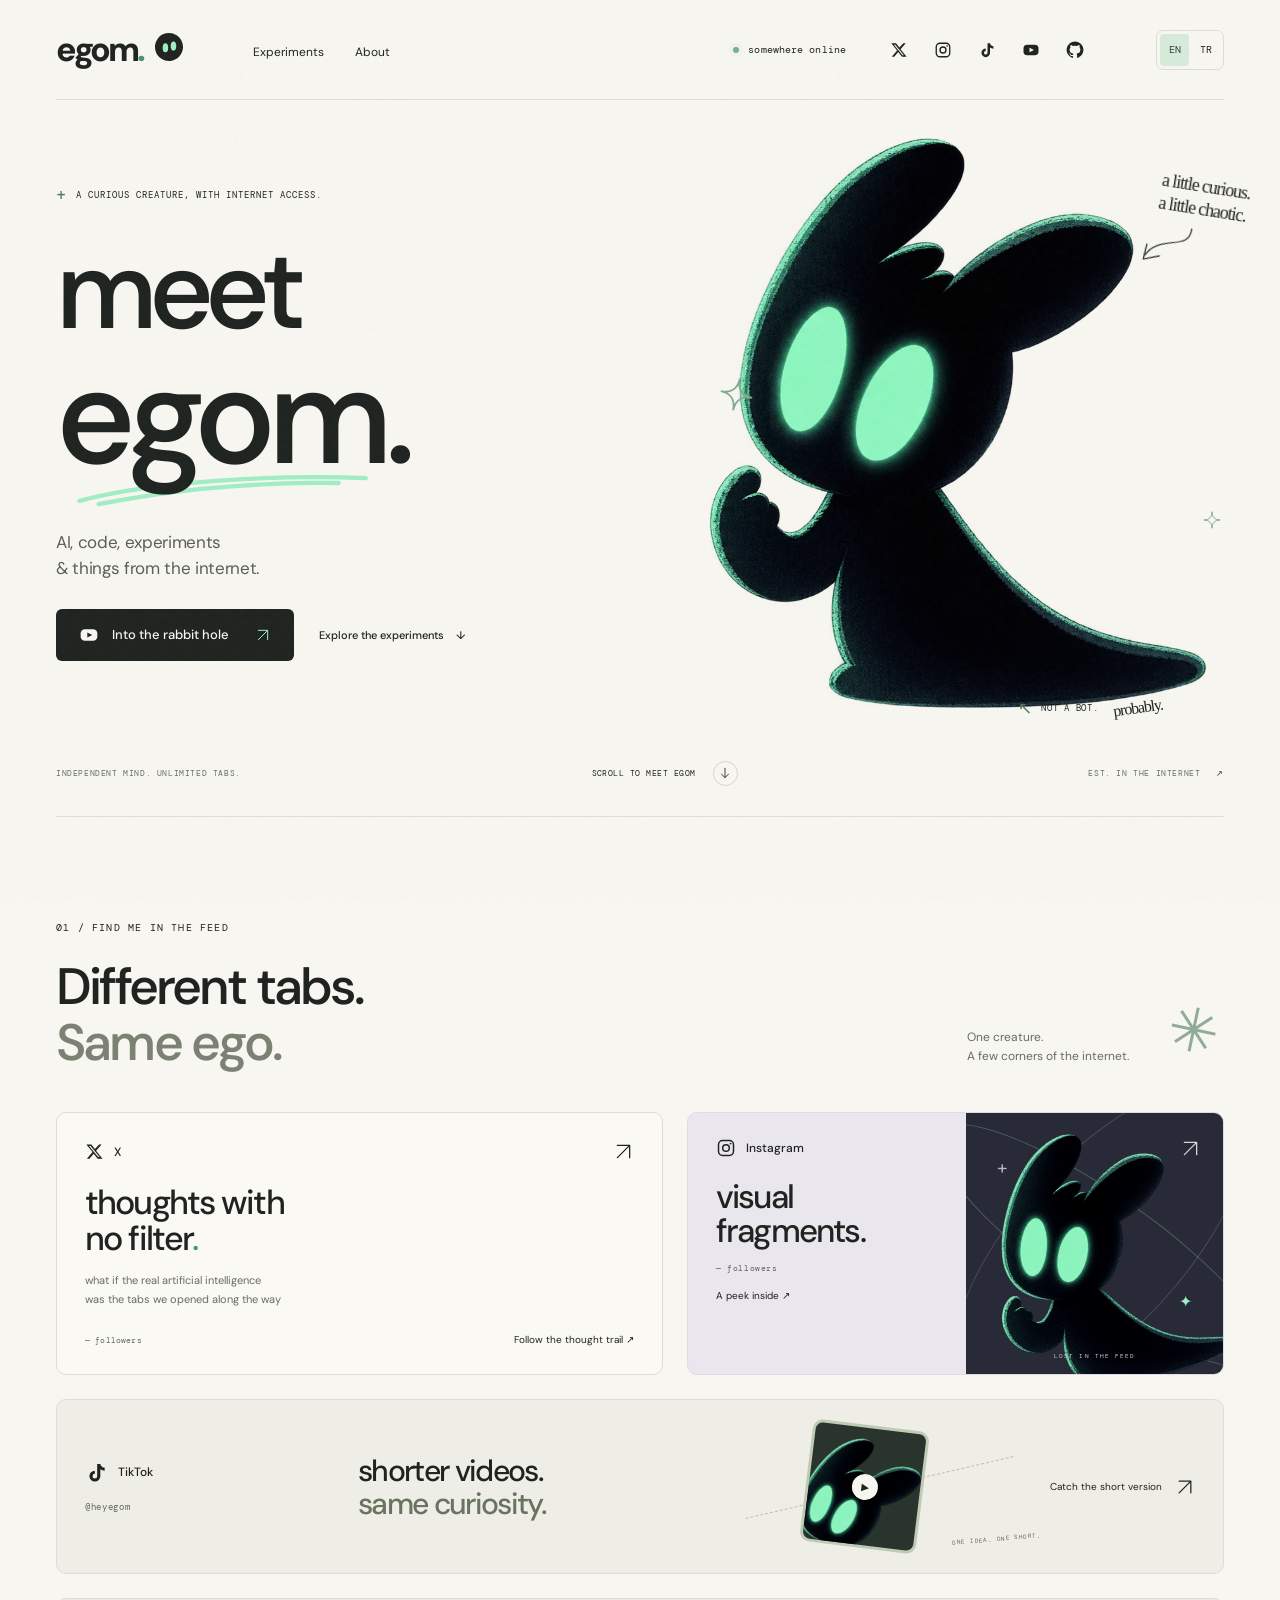
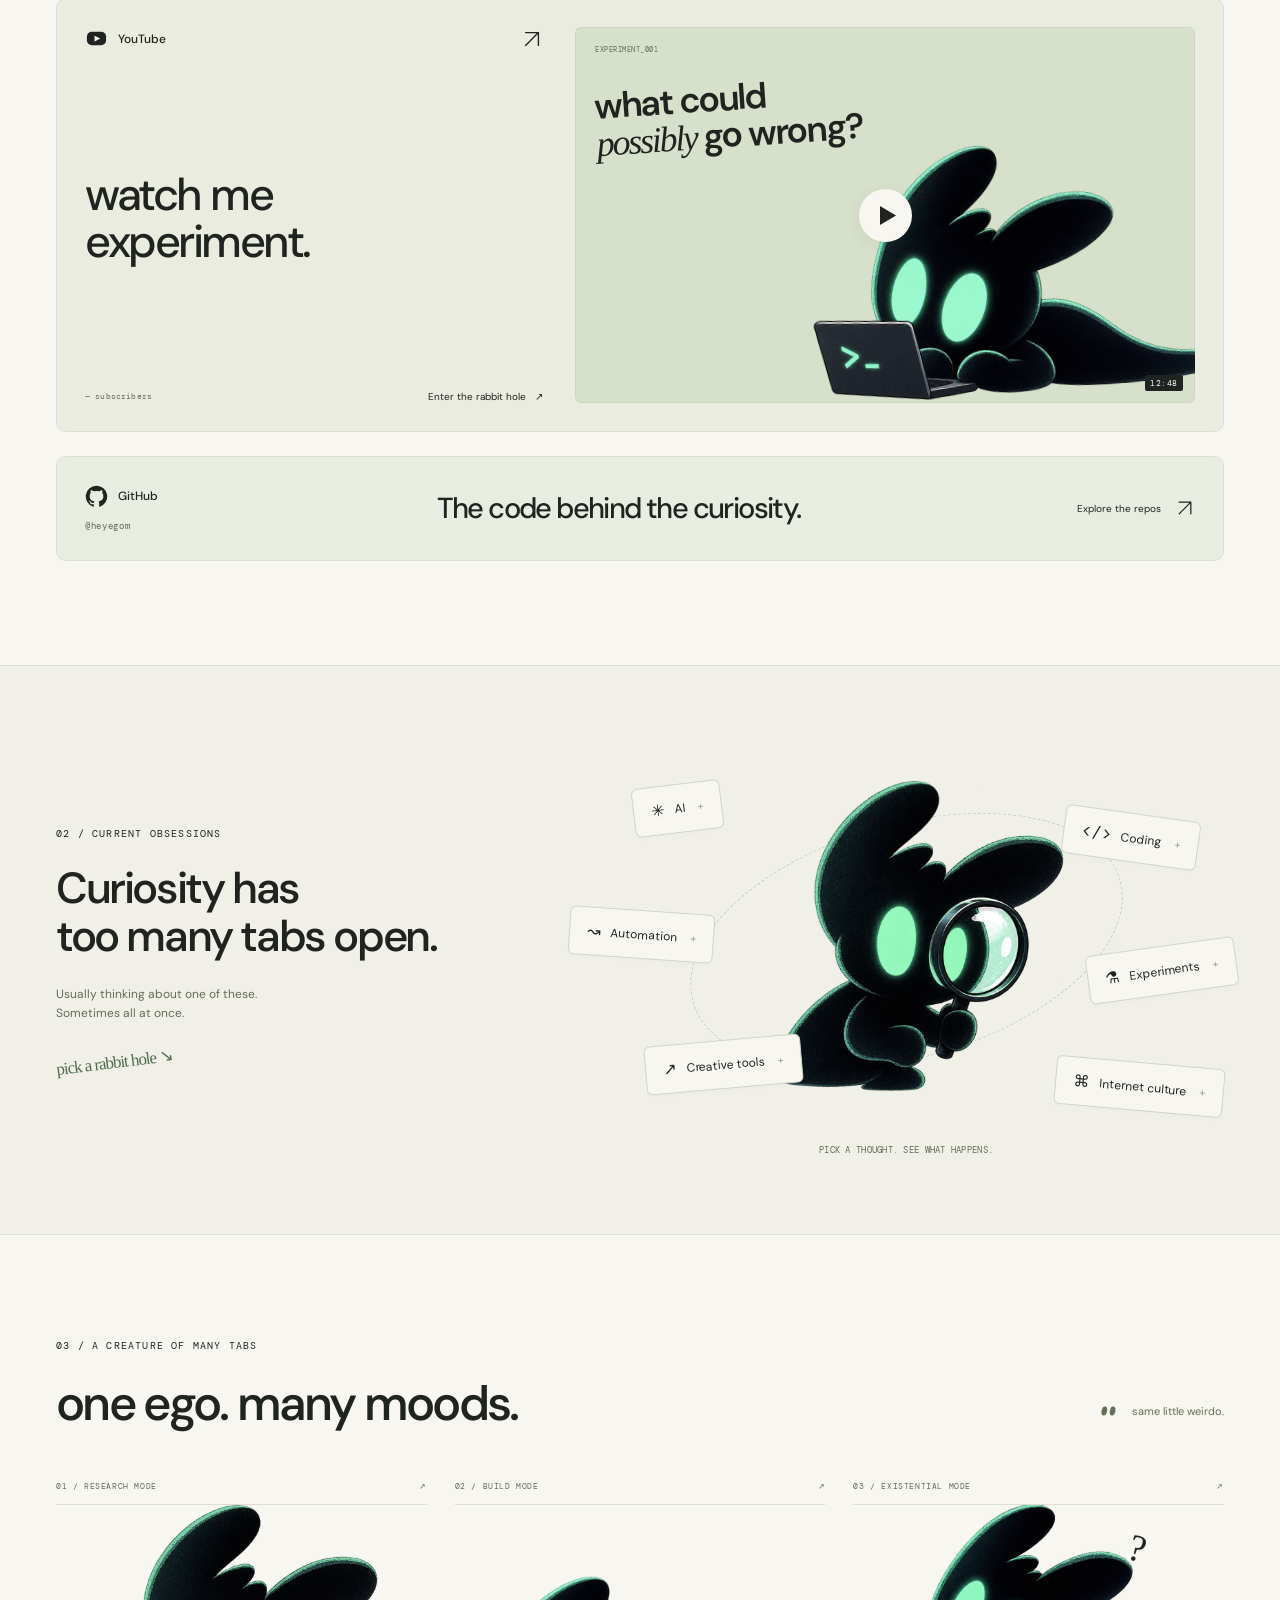
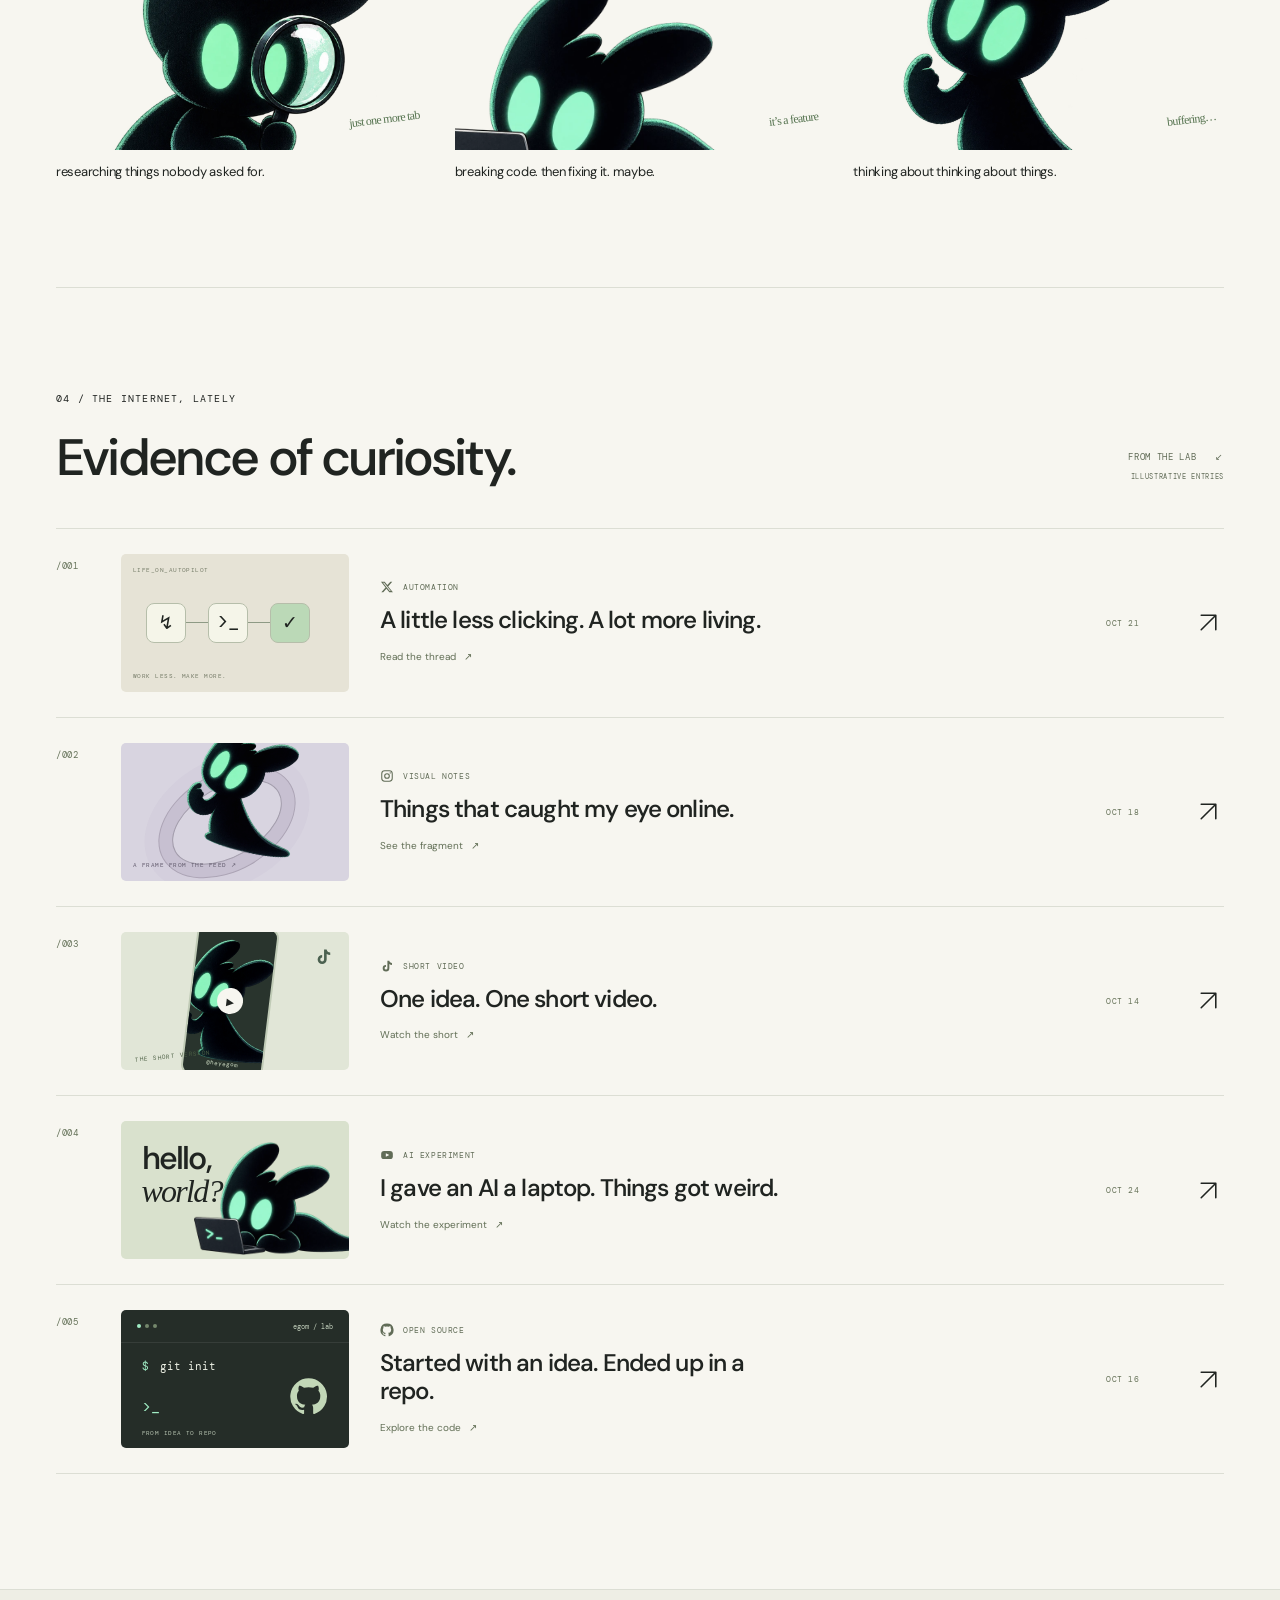
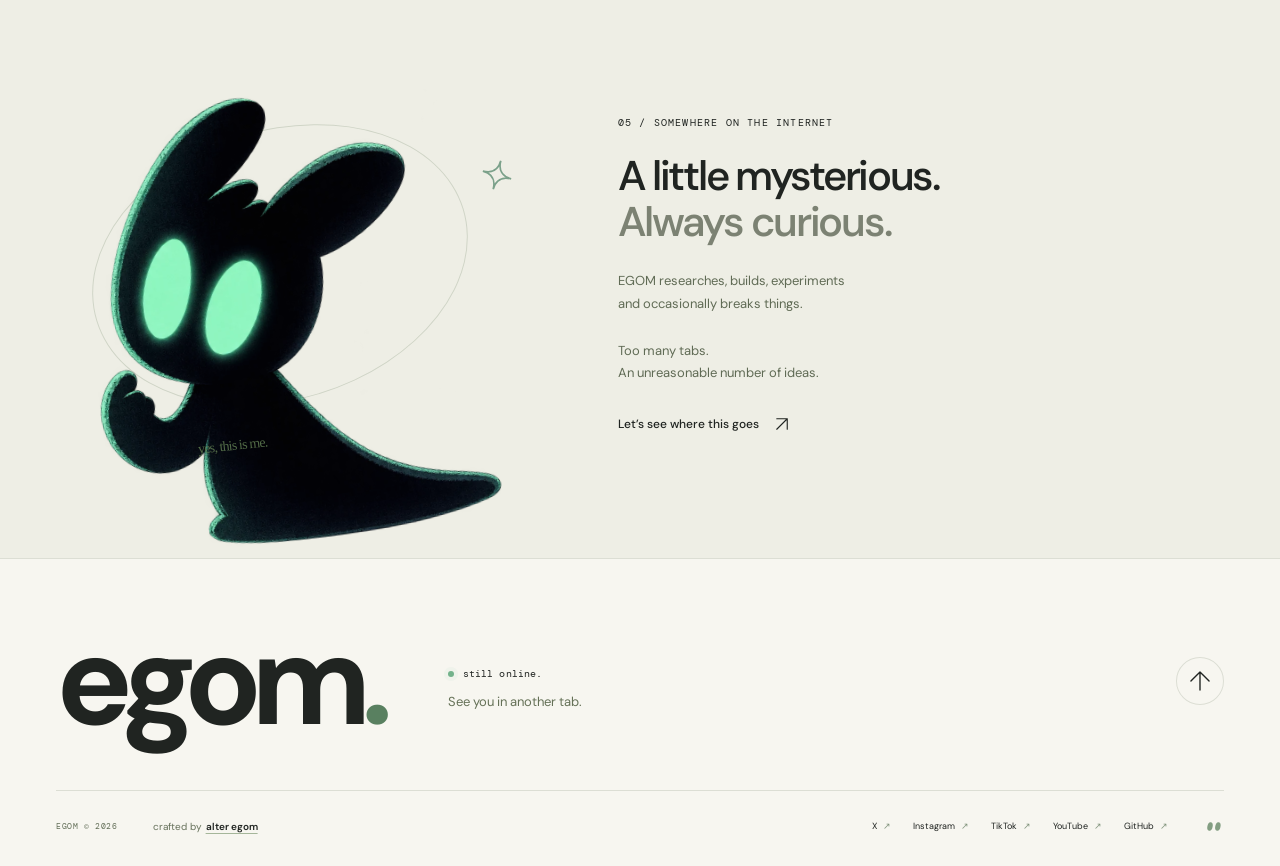
<file: index.html>
<!DOCTYPE html><html lang="en"><head><meta charset="UTF-8"><meta name="viewport" content="width=device-width, initial-scale=1"><meta name="theme-color" content="#f7f6f0"><meta name="description" content="AI, code, experiments and things from the internet."><meta name="generator" content="Astro v7.4.2"><title>EGOM — somewhere on the internet</title><meta property="og:type" content="website"><meta property="og:title" content="EGOM — somewhere on the internet"><meta property="og:description" content="AI, code, experiments and things from the internet."><meta property="og:site_name" content="EGOM"><meta property="og:locale" content="en_US"><meta property="og:locale:alternate" content="tr_TR"><meta property="og:image" content="/images/og-egom.png"><meta property="og:image:width" content="1200"><meta property="og:image:height" content="630"><meta property="og:image:alt" content="EGOM, a curious little charcoal creature with mint eyes."><meta name="twitter:card" content="summary_large_image"><meta name="twitter:title" content="EGOM — somewhere on the internet"><meta name="twitter:description" content="AI, code, experiments and things from the internet."><meta name="twitter:image" content="/images/og-egom.png"><link rel="icon" type="image/svg+xml" href="/favicon.svg"><script data-auto-locale="true" data-locales="[&quot;en&quot;,&quot;tr&quot;]" data-storage-key="egom.language" data-error-titles="{&quot;en&quot;:&quot;Lost in a tab — EGOM&quot;,&quot;tr&quot;:&quot;Bir sekmede kaybolduk — EGOM&quot;}">// Classic inline head script: select a language before the first body paint.
(() => {
  const script = document.currentScript;
  if (!script || (!script.dataset.autoLocale && !script.dataset.errorLocale)) return;
  const supported = JSON.parse(script.dataset.locales || '["en","tr"]');
  let preferred;
  try {
    const saved = localStorage.getItem(script.dataset.storageKey || 'egom.language');
    if (supported.includes(saved)) preferred = saved;
  } catch { /* Storage can be unavailable in private or restricted browsing. */ }
  if (!preferred) {
    const browserLanguages = navigator.languages?.length ? navigator.languages : [navigator.language || 'en'];
    preferred = browserLanguages.map(value => value.toLowerCase().split(/[-_]/)[0]).find(value => supported.includes(value)) || 'en';
  }
  if (script.dataset.errorLocale) {
    document.documentElement.lang = preferred;
    const titles = JSON.parse(script.dataset.errorTitles || '{}');
    if (titles[preferred]) document.title = titles[preferred];
    return;
  }
  const target = `/${preferred}/${location.search}${location.hash}`;
  location.replace(target);
})();
</script><link rel="stylesheet" href="/assets/EgomMascot.BvbC6lqX.css"></head><body id="top"><a class="skip-link" title="Skip to content" href="#main">Skip to content</a><header class="header"><a href="/en/" title="EGOM home" class="brand" aria-label="EGOM home">egom<span class="brand-dot">.</span><span class="brand-eyes"><svg width="22" height="22" viewBox="0 0 24 24" fill="none" aria-hidden="true" focusable="false"><ellipse cx="8" cy="12" rx="3" ry="5" transform="rotate(12 8 12)" fill="currentColor"></ellipse><ellipse cx="17" cy="12" rx="3" ry="5" transform="rotate(12 17 12)" fill="currentColor"></ellipse></svg></span></a><nav aria-label="Main navigation" class="main-nav"><a href="/en/#experiments" title="EGOM — Experiments" data-look="curious">Experiments<span class="nav-dot"></span></a><a href="/en/#about" title="EGOM — About" data-look="thinking">About<span class="nav-dot"></span></a></nav><div class="header-right"><span class="online"><span></span>somewhere online</span><a href="https://x.com/heyegom/" title="EGOM X" target="_blank" rel="noopener noreferrer" class="header-social" aria-label="EGOM X (opens in a new tab)" data-look="x"><svg width="18" height="18" viewBox="0 0 24 24" fill="none" aria-hidden="true" focusable="false"><path d="M17.8 3H21l-7 8 8.2 10H16l-5-6.2L5.6 21H2.3l7.2-8.3L1.7 3H8l4.5 5.7L17.8 3Zm-1.1 16h1.8L7 4.9H5.1L16.7 19Z" fill="currentColor"></path></svg></a><a href="https://www.instagram.com/heyegom" title="EGOM Instagram" target="_blank" rel="noopener noreferrer" class="header-social" aria-label="EGOM Instagram (opens in a new tab)" data-look="instagram"><svg width="18" height="18" viewBox="0 0 24 24" fill="none" aria-hidden="true" focusable="false"><rect x="3" y="3" width="18" height="18" rx="5" stroke="currentColor" stroke-width="1.8"></rect><circle cx="12" cy="12" r="4" stroke="currentColor" stroke-width="1.8"></circle><circle cx="17.5" cy="6.7" r="1.1" fill="currentColor"></circle></svg></a><a href="https://www.tiktok.com/@heyegom" title="EGOM TikTok" target="_blank" rel="noopener noreferrer" class="header-social" aria-label="EGOM TikTok (opens in a new tab)" data-look="tiktok"><svg width="18" height="18" viewBox="0 0 24 24" fill="none" aria-hidden="true" focusable="false"><path d="M16 3h-3.3v12.8a2.4 2.4 0 1 1-2.4-2.4v-3.3a5.7 5.7 0 1 0 5.7 5.7V8.7a8 8 0 0 0 4.5 1.5V6.9C18.1 6.7 16.4 5.3 16 3Z" fill="currentColor"></path></svg></a><a href="https://www.youtube.com/@heyegom" title="EGOM YouTube" target="_blank" rel="noopener noreferrer" class="header-social" aria-label="EGOM YouTube (opens in a new tab)" data-look="youtube"><svg width="18" height="18" viewBox="0 0 24 24" fill="none" aria-hidden="true" focusable="false"><rect x="2" y="5" width="20" height="14" rx="5" fill="currentColor"></rect><path d="m10 9 6 3-6 3V9Z" fill="var(--icon-cutout, #f7f6f0)"></path></svg></a><a href="https://github.com/heyegom" title="EGOM GitHub" target="_blank" rel="noopener noreferrer" class="header-social" aria-label="EGOM GitHub (opens in a new tab)" data-look="github"><svg width="18" height="18" viewBox="0 0 24 24" fill="none" aria-hidden="true" focusable="false"><path d="M12 .8a11.2 11.2 0 0 0-3.54 21.83c.56.1.77-.24.77-.54v-2.08c-3.13.68-3.79-1.33-3.79-1.33-.51-1.3-1.25-1.65-1.25-1.65-1.02-.7.08-.69.08-.69 1.13.08 1.73 1.16 1.73 1.16 1 1.72 2.63 1.22 3.27.93.1-.73.39-1.22.71-1.5-2.5-.28-5.12-1.25-5.12-5.54 0-1.22.44-2.22 1.15-3-.11-.28-.5-1.42.11-2.96 0 0 .94-.3 3.08 1.15a10.7 10.7 0 0 1 5.6 0c2.14-1.45 3.08-1.15 3.08-1.15.61 1.54.22 2.68.11 2.96.71.78 1.15 1.78 1.15 3 0 4.3-2.62 5.25-5.13 5.53.4.35.76 1.03.76 2.08v3.09c0 .3.2.65.78.54A11.2 11.2 0 0 0 12 .8Z" fill="currentColor"></path></svg></a></div><nav class="language-switcher" aria-label="Language"><a href="/en/" lang="en" hreflang="en" data-language="en" aria-current="page" title="EGOM — English" aria-label="English">EN</a><a href="/tr/" lang="tr" hreflang="tr" data-language="tr" title="EGOM — Türkçe" aria-label="Türkçe">TR</a></nav></header><main id="main"><section class="hero wrap" aria-labelledby="hero-heading"><div class="hero-copy"><div class="eyebrow hero-intro"><span class="tiny-cross">+</span>A CURIOUS CREATURE, WITH INTERNET ACCESS.</div><h1 id="hero-heading"><span class="hero-line">meet</span><span class="ego-line">egom<span class="hero-period">.</span><svg class="hero-underline" viewBox="0 0 350 28" fill="none" aria-hidden="true"><path d="M6 19C90 1 235 0 341 10M28 24c108-15 206-15 281-10" stroke="currentColor" stroke-width="5" stroke-linecap="round"></path></svg></span></h1><p class="hero-description">AI, code, experiments<br>&amp; things from the internet.</p><div class="hero-actions"><a href="https://www.youtube.com/@heyegom" title="EGOM YouTube" class="button button-dark" target="_blank" rel="noopener noreferrer" data-look="youtube"><svg width="20" height="20" viewBox="0 0 24 24" fill="none" aria-hidden="true" focusable="false"><rect x="2" y="5" width="20" height="14" rx="5" fill="currentColor"></rect><path d="m10 9 6 3-6 3V9Z" fill="var(--icon-cutout, #f7f6f0)"></path></svg>Into the rabbit hole<svg width="16" height="16" viewBox="0 0 24 24" fill="none" aria-hidden="true" focusable="false"><path d="M5 19 19 5M5 5h14v14" stroke="currentColor" stroke-width="1.5" stroke-linecap="round" stroke-linejoin="round"></path></svg><span class="sr-only"> — YouTube (opens in a new tab)</span></a><a href="#experiments" title="EGOM — Experiments" class="text-link">Explore the experiments<span>↓</span></a></div></div><div class="hero-character"><span class="hero-star star-one" aria-hidden="true"><svg width="35" height="35" viewBox="0 0 24 24" fill="none" aria-hidden="true" focusable="false"><path d="M12 1c0 7-4 11-11 11 7 0 11 4 11 11 0-7 4-11 11-11-7 0-11-4-11-11Z" stroke="currentColor" stroke-width="1.3"></path></svg></span><span class="hero-star star-two" aria-hidden="true"><svg width="18" height="18" viewBox="0 0 24 24" fill="none" aria-hidden="true" focusable="false"><path d="M12 1c0 7-4 11-11 11 7 0 11 4 11 11 0-7 4-11 11-11-7 0-11-4-11-11Z" stroke="currentColor" stroke-width="1.3"></path></svg></span><span class="hero-doodle" aria-hidden="true">a little curious.<br>a little chaotic.<svg viewBox="0 0 83 68" fill="none"><path d="M73 4C78 31 39 19 29 50m-1-14 1 18 17-9" stroke="currentColor" stroke-width="1.4" stroke-linecap="round" stroke-linejoin="round"></path></svg></span><button class="mascot mascot-interactive hero-mascot" data-egom aria-label="Say hello to EGOM" type="button"><span class="mascot-float"><img src="/mascots/egom-default.webp" width="900" height="900" alt="EGOM, a little charcoal creature with glowing mint eyes." loading="eager" fetchpriority="high" decoding="async" draggable="false"></span><span class="mascot-bubble" data-egom-bubble aria-hidden="true">oh. hi.</span><span class="mascot-response sr-only" data-egom-response aria-live="polite"></span></button><div class="mascot-ground" aria-hidden="true"></div><span class="character-caption"><span class="tiny-cross">↖</span>NOT A BOT.<span>probably.</span></span></div><div class="hero-bottom"><span class="mono">INDEPENDENT MIND. UNLIMITED TABS.</span><a href="#online" title="EGOM — Social links" class="scroll-hint">SCROLL TO MEET EGOM<span><svg width="14" height="14" viewBox="0 0 24 24" fill="none" aria-hidden="true" focusable="false"><path d="M12 4v16m-6-6 6 6 6-6" stroke="currentColor" stroke-width="1.5" stroke-linecap="round" stroke-linejoin="round"></path></svg></span></a><span class="hero-index mono">EST. IN THE INTERNET<span>↗</span></span></div></section><section id="online" class="social-section wrap section-space" aria-labelledby="social-heading"><div class="section-top reveal"><div><span class="eyebrow">01 / FIND ME IN THE FEED</span><h2 id="social-heading">Different tabs.<br><span class="muted">Same ego.</span></h2></div><p>One creature.<br>A few corners of the internet.</p><span class="section-spark" aria-hidden="true">✳</span></div><div class="social-grid"><a class="social-x social-piece reveal" href="https://x.com/heyegom/" title="EGOM X" target="_blank" rel="noopener noreferrer" data-look="x"><div class="platform-line"><span><svg width="19" height="19" viewBox="0 0 24 24" fill="none" aria-hidden="true" focusable="false"><path d="M17.8 3H21l-7 8 8.2 10H16l-5-6.2L5.6 21H2.3l7.2-8.3L1.7 3H8l4.5 5.7L17.8 3Zm-1.1 16h1.8L7 4.9H5.1L16.7 19Z" fill="currentColor"></path></svg>X</span><svg width="21" height="21" viewBox="0 0 24 24" fill="none" aria-hidden="true" focusable="false"><path d="M5 19 19 5M5 5h14v14" stroke="currentColor" stroke-width="1.5" stroke-linecap="round" stroke-linejoin="round"></path></svg></div><h3>thoughts with<br>no filter<span class="mint">.</span></h3><p>what if the real artificial intelligence<br>was the tabs we opened along the way</p><div class="social-foot"><span class="mono">— followers</span><span>Follow the thought trail ↗</span></div><span class="sr-only"> (opens in a new tab)</span></a><a class="social-instagram social-piece reveal" href="https://www.instagram.com/heyegom" title="EGOM Instagram" target="_blank" rel="noopener noreferrer" data-look="instagram"><div class="instagram-copy"><div class="platform-line"><span><svg width="20" height="20" viewBox="0 0 24 24" fill="none" aria-hidden="true" focusable="false"><rect x="3" y="3" width="18" height="18" rx="5" stroke="currentColor" stroke-width="1.8"></rect><circle cx="12" cy="12" r="4" stroke="currentColor" stroke-width="1.8"></circle><circle cx="17.5" cy="6.7" r="1.1" fill="currentColor"></circle></svg>Instagram</span></div><h3>visual<br>fragments.</h3><span class="mono">— followers</span><span class="insta-cta">A peek inside ↗</span></div><div class="instagram-art" aria-hidden="true"><span class="orbit orbit-one"></span><span class="orbit orbit-two"></span><div class="mascot" aria-hidden="true"><span class="mascot-float"><img src="/mascots/egom-default.webp" width="900" height="900" alt loading="lazy" fetchpriority="auto" decoding="async" draggable="false"></span></div><span class="space-star space-star-one">+</span><span class="space-star space-star-two">✦</span><span class="insta-art-label mono">LOST IN THE FEED</span></div><span class="instagram-arrow"><svg width="21" height="21" viewBox="0 0 24 24" fill="none" aria-hidden="true" focusable="false"><path d="M5 19 19 5M5 5h14v14" stroke="currentColor" stroke-width="1.5" stroke-linecap="round" stroke-linejoin="round"></path></svg></span><span class="sr-only"> (opens in a new tab)</span></a></div><a id="tiktok" class="social-tiktok social-piece reveal" href="https://www.tiktok.com/@heyegom" title="EGOM TikTok" target="_blank" rel="noopener noreferrer" data-look="tiktok"><div class="tiktok-platform"><span><svg width="23" height="23" viewBox="0 0 24 24" fill="none" aria-hidden="true" focusable="false"><path d="M16 3h-3.3v12.8a2.4 2.4 0 1 1-2.4-2.4v-3.3a5.7 5.7 0 1 0 5.7 5.7V8.7a8 8 0 0 0 4.5 1.5V6.9C18.1 6.7 16.4 5.3 16 3Z" fill="currentColor"></path></svg>TikTok</span><span class="mono">@heyegom</span></div><h3>shorter videos.<br><span class="muted">same curiosity.</span></h3><div class="tiktok-preview" aria-hidden="true"><span class="tiktok-preview-line"></span><div class="short-frame"><div class="mascot" aria-hidden="true"><span class="mascot-float"><img src="/mascots/egom-default.webp" width="900" height="900" alt loading="lazy" fetchpriority="auto" decoding="async" draggable="false"></span></div><span class="short-play">▶</span></div><span class="tiktok-preview-label mono">ONE IDEA. ONE SHORT.</span></div><span class="tiktok-cta">Catch the short version<svg width="20" height="20" viewBox="0 0 24 24" fill="none" aria-hidden="true" focusable="false"><path d="M5 19 19 5M5 5h14v14" stroke="currentColor" stroke-width="1.5" stroke-linecap="round" stroke-linejoin="round"></path></svg></span><span class="sr-only"> (opens in a new tab)</span></a><a class="social-youtube social-youtube-wide social-piece reveal" href="https://www.youtube.com/@heyegom" title="EGOM YouTube" target="_blank" rel="noopener noreferrer" data-look="youtube"><div class="platform-line"><span><svg width="23" height="23" viewBox="0 0 24 24" fill="none" aria-hidden="true" focusable="false"><rect x="2" y="5" width="20" height="14" rx="5" fill="currentColor"></rect><path d="m10 9 6 3-6 3V9Z" fill="var(--icon-cutout, #f7f6f0)"></path></svg>YouTube</span><svg width="22" height="22" viewBox="0 0 24 24" fill="none" aria-hidden="true" focusable="false"><path d="M5 19 19 5M5 5h14v14" stroke="currentColor" stroke-width="1.5" stroke-linecap="round" stroke-linejoin="round"></path></svg></div><h3>watch me<br>experiment.</h3><div class="youtube-art" aria-hidden="true"><span class="art-kicker mono">EXPERIMENT_001</span><span class="art-title">what could<br><i>possibly</i> go wrong?</span><div class="mascot" aria-hidden="true"><span class="mascot-float"><img src="/mascots/egom-coding.webp" width="900" height="900" alt loading="lazy" fetchpriority="auto" decoding="async" draggable="false"></span></div><span class="play-disc"><svg width="19" height="21" viewBox="0 0 19 21"><path d="m2 1 16 9.5L2 20V1Z" fill="currentColor"></path></svg></span><span class="video-time mono">12:48</span></div><div class="social-foot"><span class="mono">— subscribers</span><span>Enter the rabbit hole<span>↗</span></span></div><span class="sr-only"> (opens in a new tab)</span></a><a class="social-github social-piece reveal" href="https://github.com/heyegom" title="EGOM GitHub" target="_blank" rel="noopener noreferrer" data-look="github"><div class="github-identity"><span><svg width="23" height="23" viewBox="0 0 24 24" fill="none" aria-hidden="true" focusable="false"><path d="M12 .8a11.2 11.2 0 0 0-3.54 21.83c.56.1.77-.24.77-.54v-2.08c-3.13.68-3.79-1.33-3.79-1.33-.51-1.3-1.25-1.65-1.25-1.65-1.02-.7.08-.69.08-.69 1.13.08 1.73 1.16 1.73 1.16 1 1.72 2.63 1.22 3.27.93.1-.73.39-1.22.71-1.5-2.5-.28-5.12-1.25-5.12-5.54 0-1.22.44-2.22 1.15-3-.11-.28-.5-1.42.11-2.96 0 0 .94-.3 3.08 1.15a10.7 10.7 0 0 1 5.6 0c2.14-1.45 3.08-1.15 3.08-1.15.61 1.54.22 2.68.11 2.96.71.78 1.15 1.78 1.15 3 0 4.3-2.62 5.25-5.13 5.53.4.35.76 1.03.76 2.08v3.09c0 .3.2.65.78.54A11.2 11.2 0 0 0 12 .8Z" fill="currentColor"></path></svg>GitHub</span><span class="mono">@heyegom</span></div><h3>The code behind the curiosity.</h3><span class="github-cta">Explore the repos<svg width="20" height="20" viewBox="0 0 24 24" fill="none" aria-hidden="true" focusable="false"><path d="M5 19 19 5M5 5h14v14" stroke="currentColor" stroke-width="1.5" stroke-linecap="round" stroke-linejoin="round"></path></svg></span><span class="sr-only"> (opens in a new tab)</span></a></section><section class="topics-section section-space" aria-labelledby="topics-heading"><div class="wrap topics-inner"><div class="topics-heading reveal"><span class="eyebrow">02 / CURRENT OBSESSIONS</span><h2 id="topics-heading">Curiosity has<br>too many tabs open.</h2><p>Usually thinking about one of these.<br>Sometimes all at once.</p><span class="hand-note">pick a rabbit hole ↘</span></div><div class="constellation reveal"><div class="orbit-ring" aria-hidden="true"></div><div class="mascot topic-mascot"><span class="mascot-float"><img src="/mascots/egom-research.webp" width="900" height="900" alt="EGOM, a little charcoal creature with glowing mint eyes." loading="lazy" fetchpriority="auto" decoding="async" draggable="false"></span></div><div class="topic-tags"><button type="button" class="topic-tag topic-0" data-topic="asking the machines better questions." aria-pressed="false"><span aria-hidden="true">✳</span>AI<span class="topic-plus" aria-hidden="true">+</span></button><button type="button" class="topic-tag topic-1" data-topic="it worked on my machine." aria-pressed="false"><span aria-hidden="true">&lt;/&gt;</span>Coding<span class="topic-plus" aria-hidden="true">+</span></button><button type="button" class="topic-tag topic-2" data-topic="a small script. a suspicious amount of free time." aria-pressed="false"><span aria-hidden="true">↝</span>Automation<span class="topic-plus" aria-hidden="true">+</span></button><button type="button" class="topic-tag topic-3" data-topic="only one way to find out." aria-pressed="false"><span aria-hidden="true">⚗</span>Experiments<span class="topic-plus" aria-hidden="true">+</span></button><button type="button" class="topic-tag topic-4" data-topic="new tools. questionable ideas." aria-pressed="false"><span aria-hidden="true">↗</span>Creative tools<span class="topic-plus" aria-hidden="true">+</span></button><button type="button" class="topic-tag topic-5" data-topic="too many tabs. never enough context." aria-pressed="false"><span aria-hidden="true">⌘</span>Internet culture<span class="topic-plus" aria-hidden="true">+</span></button></div><p class="topic-note mono" data-topic-note aria-live="polite">PICK A THOUGHT. SEE WHAT HAPPENS.</p></div></div></section><section class="moods-section wrap section-space" aria-labelledby="moods-heading"><div class="section-top reveal"><div><span class="eyebrow">03 / A CREATURE OF MANY TABS</span><h2 id="moods-heading">one ego. many moods.</h2></div><span class="mood-side-note"><svg width="22" height="22" viewBox="0 0 24 24" fill="none" aria-hidden="true" focusable="false"><ellipse cx="8" cy="12" rx="3" ry="5" transform="rotate(12 8 12)" fill="currentColor"></ellipse><ellipse cx="17" cy="12" rx="3" ry="5" transform="rotate(12 17 12)" fill="currentColor"></ellipse></svg>same little weirdo.</span></div><div class="moods-track"><article class="mood mood-research reveal"><div class="mood-top mono"><span>01 / Research mode</span><span>↗</span></div><div class="mood-art"><div class="mascot"><span class="mascot-float"><img src="/mascots/egom-research.webp" width="900" height="900" alt="EGOM inspecting things with a magnifying glass." loading="lazy" fetchpriority="auto" decoding="async" draggable="false"></span></div><span class="mood-aside hand-note">just one more tab</span></div><p>researching things nobody asked for.</p></article><article class="mood mood-coding reveal"><div class="mood-top mono"><span>02 / Build mode</span><span>↗</span></div><div class="mood-art"><div class="mascot"><span class="mascot-float"><img src="/mascots/egom-coding.webp" width="900" height="900" alt="EGOM coding on a little laptop." loading="lazy" fetchpriority="auto" decoding="async" draggable="false"></span></div><span class="mood-aside hand-note">it’s a feature</span></div><p>breaking code. then fixing it. maybe.</p></article><article class="mood mood-thinking reveal"><div class="mood-top mono"><span>03 / Existential mode</span><span>↗</span></div><div class="mood-art"><div class="mascot"><span class="mascot-float"><img src="/mascots/egom-default.webp" width="900" height="900" alt="EGOM pausing for a curious thought." loading="lazy" fetchpriority="auto" decoding="async" draggable="false"></span></div><span class="mood-aside hand-note">buffering…</span><span class="thinking-symbol" aria-hidden="true">?</span></div><p>thinking about thinking about things.</p></article></div></section><section id="experiments" class="content-section wrap section-space" aria-labelledby="content-heading"><div class="section-top reveal"><div><span class="eyebrow">04 / THE INTERNET, LATELY</span><h2 id="content-heading">Evidence of curiosity.</h2></div><span class="feed-note mono">FROM THE LAB<span>↙</span><small>ILLUSTRATIVE ENTRIES</small></span></div><div class="content-feed"><a href="https://x.com/heyegom/" title="EGOM X" target="_blank" rel="noopener noreferrer" class="feed-entry reveal" data-look="x"><span class="feed-number mono">/001</span><div class="feed-thumb thumb-automation" aria-hidden="true"><span class="workflow-label mono">LIFE_ON_AUTOPILOT</span><div class="workflow"><span>↯</span><i></i><span>&gt;_</span><i></i><span>✓</span></div><span class="workflow-end mono">WORK LESS. MAKE MORE.</span></div><div class="feed-copy"><div class="feed-category mono"><svg width="14" height="14" viewBox="0 0 24 24" fill="none" aria-hidden="true" focusable="false"><path d="M17.8 3H21l-7 8 8.2 10H16l-5-6.2L5.6 21H2.3l7.2-8.3L1.7 3H8l4.5 5.7L17.8 3Zm-1.1 16h1.8L7 4.9H5.1L16.7 19Z" fill="currentColor"></path></svg>AUTOMATION</div><h3>A little less clicking. A lot more living.</h3><span class="feed-platform">Read the thread<span>↗</span></span></div><time datetime="2026-10-21" class="mono">OCT 21</time><span class="feed-arrow"><svg width="25" height="25" viewBox="0 0 24 24" fill="none" aria-hidden="true" focusable="false"><path d="M5 19 19 5M5 5h14v14" stroke="currentColor" stroke-width="1.5" stroke-linecap="round" stroke-linejoin="round"></path></svg></span><span class="sr-only"> (Sample entry) (opens in a new tab)</span></a><a href="https://www.instagram.com/heyegom" title="EGOM Instagram" target="_blank" rel="noopener noreferrer" class="feed-entry reveal" data-look="instagram"><span class="feed-number mono">/002</span><div class="feed-thumb thumb-fragment" aria-hidden="true"><span class="fragment-ring"></span><div class="mascot" aria-hidden="true"><span class="mascot-float"><img src="/mascots/egom-default.webp" width="900" height="900" alt loading="lazy" fetchpriority="auto" decoding="async" draggable="false"></span></div><span class="fragment-type mono">A FRAME FROM THE FEED ↗</span></div><div class="feed-copy"><div class="feed-category mono"><svg width="14" height="14" viewBox="0 0 24 24" fill="none" aria-hidden="true" focusable="false"><rect x="3" y="3" width="18" height="18" rx="5" stroke="currentColor" stroke-width="1.8"></rect><circle cx="12" cy="12" r="4" stroke="currentColor" stroke-width="1.8"></circle><circle cx="17.5" cy="6.7" r="1.1" fill="currentColor"></circle></svg>VISUAL NOTES</div><h3>Things that caught my eye online.</h3><span class="feed-platform">See the fragment<span>↗</span></span></div><time datetime="2026-10-18" class="mono">OCT 18</time><span class="feed-arrow"><svg width="25" height="25" viewBox="0 0 24 24" fill="none" aria-hidden="true" focusable="false"><path d="M5 19 19 5M5 5h14v14" stroke="currentColor" stroke-width="1.5" stroke-linecap="round" stroke-linejoin="round"></path></svg></span><span class="sr-only"> (Sample entry) (opens in a new tab)</span></a><a href="https://www.tiktok.com/@heyegom" title="EGOM TikTok" target="_blank" rel="noopener noreferrer" class="feed-entry reveal" data-look="tiktok"><span class="feed-number mono">/003</span><div class="feed-thumb thumb-short" aria-hidden="true"><div class="short-frame"><div class="mascot" aria-hidden="true"><span class="mascot-float"><img src="/mascots/egom-default.webp" width="900" height="900" alt loading="lazy" fetchpriority="auto" decoding="async" draggable="false"></span></div><span class="short-play">▶</span><span class="short-handle">@heyegom</span></div><span class="short-platform"><svg width="19" height="19" viewBox="0 0 24 24" fill="none" aria-hidden="true" focusable="false"><path d="M16 3h-3.3v12.8a2.4 2.4 0 1 1-2.4-2.4v-3.3a5.7 5.7 0 1 0 5.7 5.7V8.7a8 8 0 0 0 4.5 1.5V6.9C18.1 6.7 16.4 5.3 16 3Z" fill="currentColor"></path></svg></span><span class="short-label mono">THE SHORT VERSION</span></div><div class="feed-copy"><div class="feed-category mono"><svg width="14" height="14" viewBox="0 0 24 24" fill="none" aria-hidden="true" focusable="false"><path d="M16 3h-3.3v12.8a2.4 2.4 0 1 1-2.4-2.4v-3.3a5.7 5.7 0 1 0 5.7 5.7V8.7a8 8 0 0 0 4.5 1.5V6.9C18.1 6.7 16.4 5.3 16 3Z" fill="currentColor"></path></svg>SHORT VIDEO</div><h3>One idea. One short video.</h3><span class="feed-platform">Watch the short<span>↗</span></span></div><time datetime="2026-10-14" class="mono">OCT 14</time><span class="feed-arrow"><svg width="25" height="25" viewBox="0 0 24 24" fill="none" aria-hidden="true" focusable="false"><path d="M5 19 19 5M5 5h14v14" stroke="currentColor" stroke-width="1.5" stroke-linecap="round" stroke-linejoin="round"></path></svg></span><span class="sr-only"> (Sample entry) (opens in a new tab)</span></a><a href="https://www.youtube.com/@heyegom" title="EGOM YouTube" target="_blank" rel="noopener noreferrer" class="feed-entry reveal" data-look="youtube"><span class="feed-number mono">/004</span><div class="feed-thumb thumb-agent" aria-hidden="true"><span class="thumb-word">hello,<br><i>world?</i></span><div class="mascot" aria-hidden="true"><span class="mascot-float"><img src="/mascots/egom-coding.webp" width="900" height="900" alt loading="lazy" fetchpriority="auto" decoding="async" draggable="false"></span></div></div><div class="feed-copy"><div class="feed-category mono"><svg width="14" height="14" viewBox="0 0 24 24" fill="none" aria-hidden="true" focusable="false"><rect x="2" y="5" width="20" height="14" rx="5" fill="currentColor"></rect><path d="m10 9 6 3-6 3V9Z" fill="var(--icon-cutout, #f7f6f0)"></path></svg>AI EXPERIMENT</div><h3>I gave an AI a laptop. Things got weird.</h3><span class="feed-platform">Watch the experiment<span>↗</span></span></div><time datetime="2026-10-24" class="mono">OCT 24</time><span class="feed-arrow"><svg width="25" height="25" viewBox="0 0 24 24" fill="none" aria-hidden="true" focusable="false"><path d="M5 19 19 5M5 5h14v14" stroke="currentColor" stroke-width="1.5" stroke-linecap="round" stroke-linejoin="round"></path></svg></span><span class="sr-only"> (Sample entry) (opens in a new tab)</span></a><a href="https://github.com/heyegom" title="EGOM GitHub" target="_blank" rel="noopener noreferrer" class="feed-entry reveal" data-look="github"><span class="feed-number mono">/005</span><div class="feed-thumb thumb-code" aria-hidden="true"><div class="repo-toolbar"><span class="repo-dots"><i></i><i></i><i></i></span><span>egom / lab</span></div><div class="repo-body"><span class="repo-command"><span>$</span> git init</span><svg width="30" height="30" viewBox="0 0 24 24" fill="none" aria-hidden="true" focusable="false"><path d="M12 .8a11.2 11.2 0 0 0-3.54 21.83c.56.1.77-.24.77-.54v-2.08c-3.13.68-3.79-1.33-3.79-1.33-.51-1.3-1.25-1.65-1.25-1.65-1.02-.7.08-.69.08-.69 1.13.08 1.73 1.16 1.73 1.16 1 1.72 2.63 1.22 3.27.93.1-.73.39-1.22.71-1.5-2.5-.28-5.12-1.25-5.12-5.54 0-1.22.44-2.22 1.15-3-.11-.28-.5-1.42.11-2.96 0 0 .94-.3 3.08 1.15a10.7 10.7 0 0 1 5.6 0c2.14-1.45 3.08-1.15 3.08-1.15.61 1.54.22 2.68.11 2.96.71.78 1.15 1.78 1.15 3 0 4.3-2.62 5.25-5.13 5.53.4.35.76 1.03.76 2.08v3.09c0 .3.2.65.78.54A11.2 11.2 0 0 0 12 .8Z" fill="currentColor"></path></svg><span class="repo-prompt">&gt;_</span></div><span class="repo-label mono">FROM IDEA TO REPO</span></div><div class="feed-copy"><div class="feed-category mono"><svg width="14" height="14" viewBox="0 0 24 24" fill="none" aria-hidden="true" focusable="false"><path d="M12 .8a11.2 11.2 0 0 0-3.54 21.83c.56.1.77-.24.77-.54v-2.08c-3.13.68-3.79-1.33-3.79-1.33-.51-1.3-1.25-1.65-1.25-1.65-1.02-.7.08-.69.08-.69 1.13.08 1.73 1.16 1.73 1.16 1 1.72 2.63 1.22 3.27.93.1-.73.39-1.22.71-1.5-2.5-.28-5.12-1.25-5.12-5.54 0-1.22.44-2.22 1.15-3-.11-.28-.5-1.42.11-2.96 0 0 .94-.3 3.08 1.15a10.7 10.7 0 0 1 5.6 0c2.14-1.45 3.08-1.15 3.08-1.15.61 1.54.22 2.68.11 2.96.71.78 1.15 1.78 1.15 3 0 4.3-2.62 5.25-5.13 5.53.4.35.76 1.03.76 2.08v3.09c0 .3.2.65.78.54A11.2 11.2 0 0 0 12 .8Z" fill="currentColor"></path></svg>OPEN SOURCE</div><h3>Started with an idea. Ended up in a repo.</h3><span class="feed-platform">Explore the code<span>↗</span></span></div><time datetime="2026-10-16" class="mono">OCT 16</time><span class="feed-arrow"><svg width="25" height="25" viewBox="0 0 24 24" fill="none" aria-hidden="true" focusable="false"><path d="M5 19 19 5M5 5h14v14" stroke="currentColor" stroke-width="1.5" stroke-linecap="round" stroke-linejoin="round"></path></svg></span><span class="sr-only"> (Sample entry) (opens in a new tab)</span></a></div></section><section id="about" class="about-section section-space" aria-labelledby="about-heading"><div class="wrap about-inner"><div class="about-character reveal"><span class="about-orbit" aria-hidden="true"></span><div class="mascot"><span class="mascot-float"><img src="/mascots/egom-default.webp" width="900" height="900" alt="EGOM, a little charcoal creature with glowing mint eyes." loading="lazy" fetchpriority="auto" decoding="async" draggable="false"></span></div><span class="hand-note">yes, this is me.</span><svg width="32" height="32" viewBox="0 0 24 24" fill="none" aria-hidden="true" focusable="false"><path d="M12 1c0 7-4 11-11 11 7 0 11 4 11 11 0-7 4-11 11-11-7 0-11-4-11-11Z" stroke="currentColor" stroke-width="1.3"></path></svg></div><div class="about-copy reveal"><span class="eyebrow">05 / SOMEWHERE ON THE INTERNET</span><h2 id="about-heading">A little mysterious.<br><span class="muted">Always curious.</span></h2><p>EGOM researches, builds, experiments<br>and occasionally breaks things.</p><p>Too many tabs.<br>An unreasonable number of ideas.</p><a href="https://www.youtube.com/@heyegom" title="EGOM YouTube" target="_blank" rel="noopener noreferrer" class="text-link" data-look="youtube">Let’s see where this goes<svg width="18" height="18" viewBox="0 0 24 24" fill="none" aria-hidden="true" focusable="false"><path d="M5 19 19 5M5 5h14v14" stroke="currentColor" stroke-width="1.5" stroke-linecap="round" stroke-linejoin="round"></path></svg><span class="sr-only"> — YouTube (opens in a new tab)</span></a></div></div></section></main><footer class="footer wrap"><div class="footer-main"><a class="footer-wordmark" href="/en/" title="Back to EGOM home" aria-label="Back to EGOM home">egom<span>.</span></a><div class="footer-message"><span class="online"><span></span>still online.</span><p>See you in another tab.</p></div><a href="#top" title="EGOM — Back to top" class="back-top" aria-label="Back to top"><svg width="22" height="22" viewBox="0 0 24 24" fill="none" aria-hidden="true" focusable="false"><path d="M5 19 19 5M5 5h14v14" stroke="currentColor" stroke-width="1.5" stroke-linecap="round" stroke-linejoin="round"></path></svg></a></div><div class="footer-bottom"><span class="mono">EGOM © 2026</span><a class="footer-credit" href="https://alteregom.lol" target="_blank" rel="noopener" title="Website designed and built by alter egom."><span>crafted by</span><span class="credit-name">alter egom</span><span class="sr-only"> (opens in a new tab)</span></a><nav aria-label="Social links"><a href="https://x.com/heyegom/" title="EGOM X" target="_blank" rel="noopener noreferrer" data-look="x">X<span class="sr-only"> (opens in a new tab)</span><span aria-hidden="true">↗</span></a><a href="https://www.instagram.com/heyegom" title="EGOM Instagram" target="_blank" rel="noopener noreferrer" data-look="instagram">Instagram<span class="sr-only"> (opens in a new tab)</span><span aria-hidden="true">↗</span></a><a href="https://www.tiktok.com/@heyegom" title="EGOM TikTok" target="_blank" rel="noopener noreferrer" data-look="tiktok">TikTok<span class="sr-only"> (opens in a new tab)</span><span aria-hidden="true">↗</span></a><a href="https://www.youtube.com/@heyegom" title="EGOM YouTube" target="_blank" rel="noopener noreferrer" data-look="youtube">YouTube<span class="sr-only"> (opens in a new tab)</span><span aria-hidden="true">↗</span></a><a href="https://github.com/heyegom" title="EGOM GitHub" target="_blank" rel="noopener noreferrer" data-look="github">GitHub<span class="sr-only"> (opens in a new tab)</span><span aria-hidden="true">↗</span></a></nav><span class="footer-eyes" aria-hidden="true"><svg width="21" height="21" viewBox="0 0 24 24" fill="none" aria-hidden="true" focusable="false"><ellipse cx="8" cy="12" rx="3" ry="5" transform="rotate(12 8 12)" fill="currentColor"></ellipse><ellipse cx="17" cy="12" rx="3" ry="5" transform="rotate(12 17 12)" fill="currentColor"></ellipse></svg></span></div></footer><script type="module" src="/assets/Layout.astro_astro_type_script_index_0_lang.Do7ykgkS.js"></script></body></html>
</file>
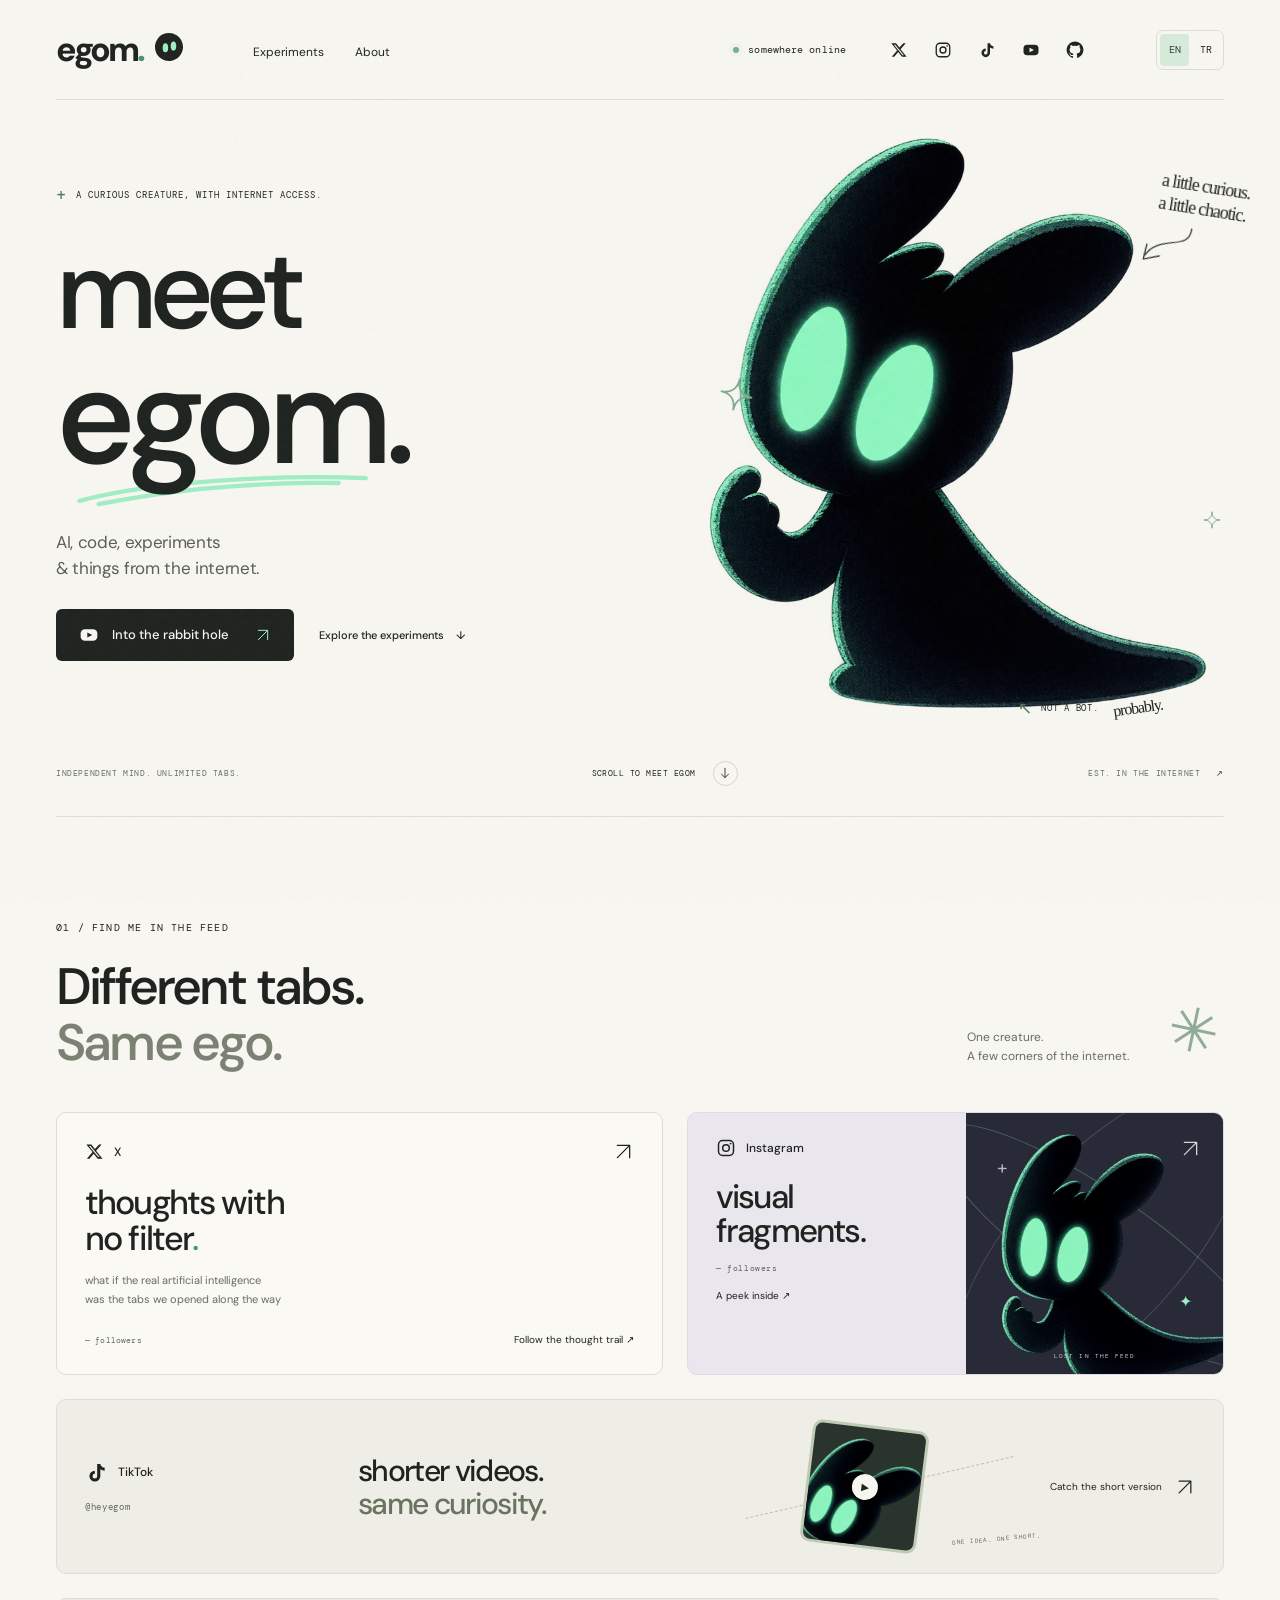
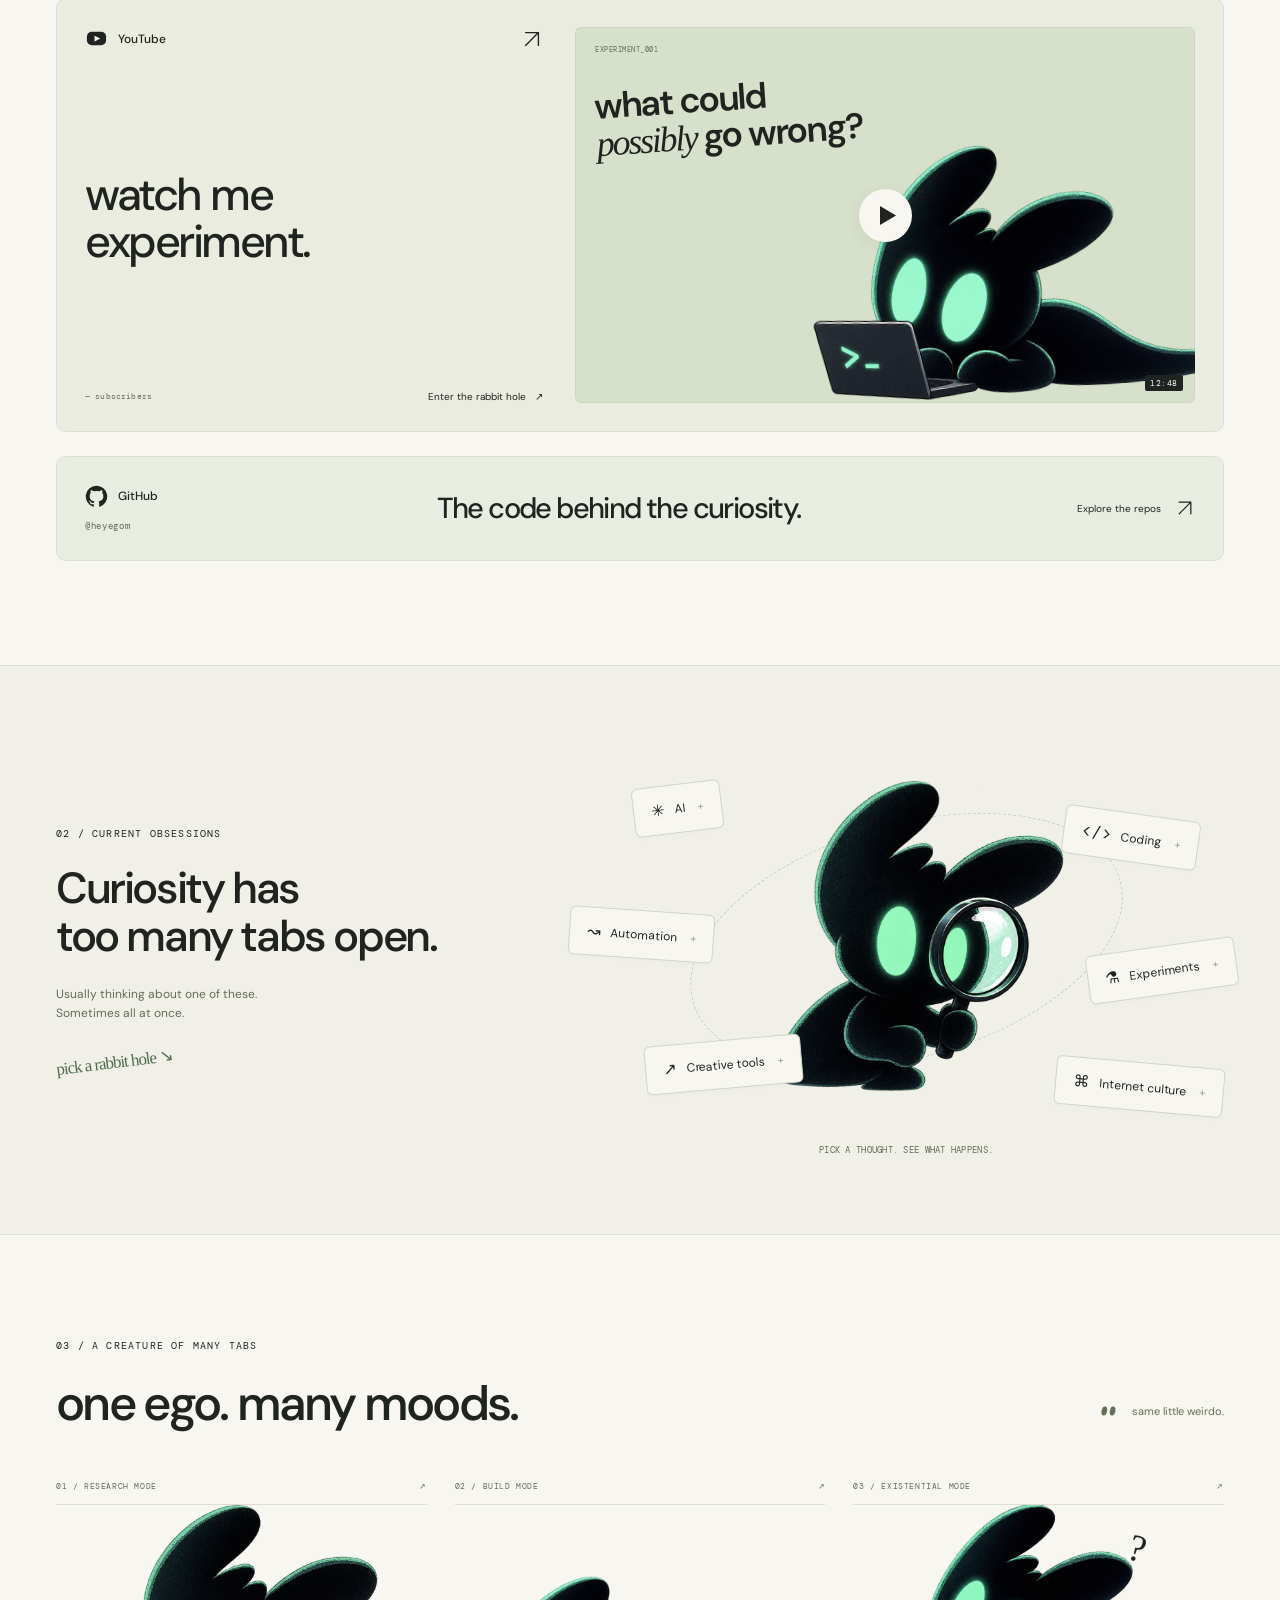
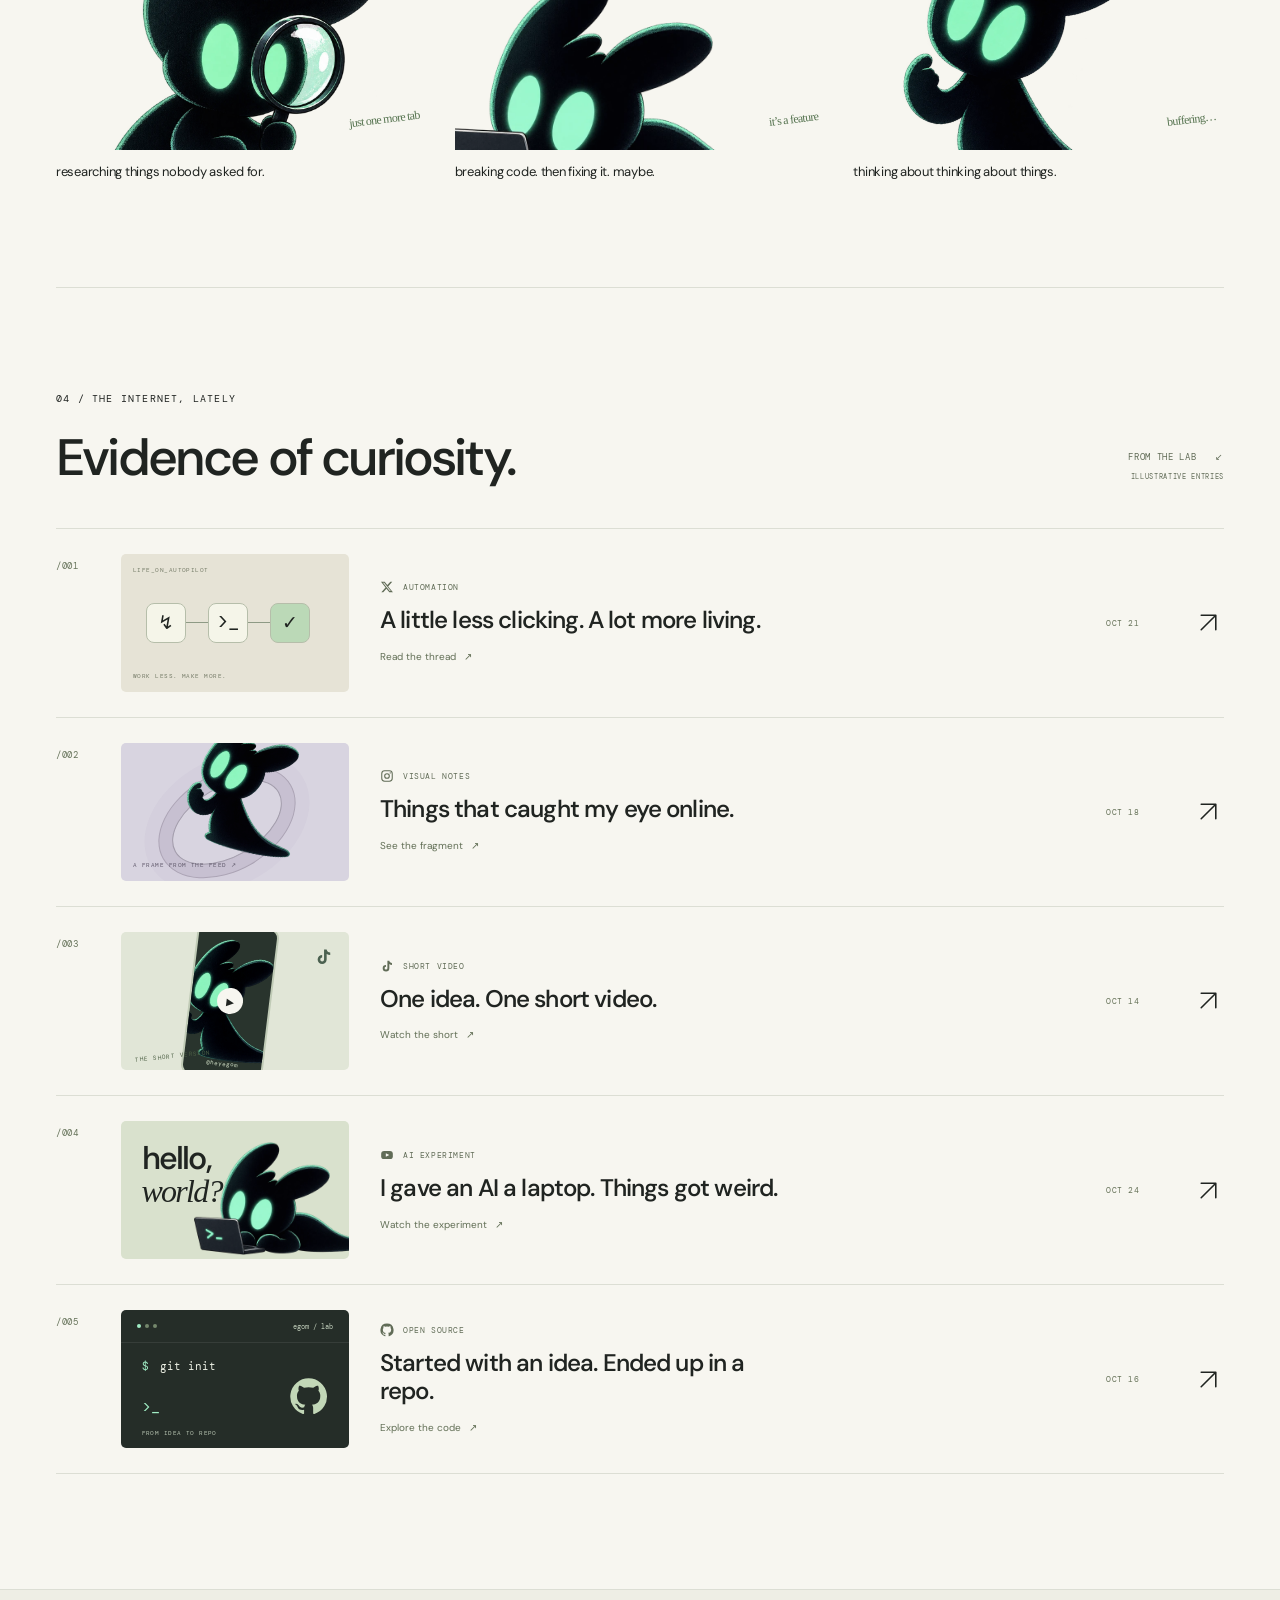
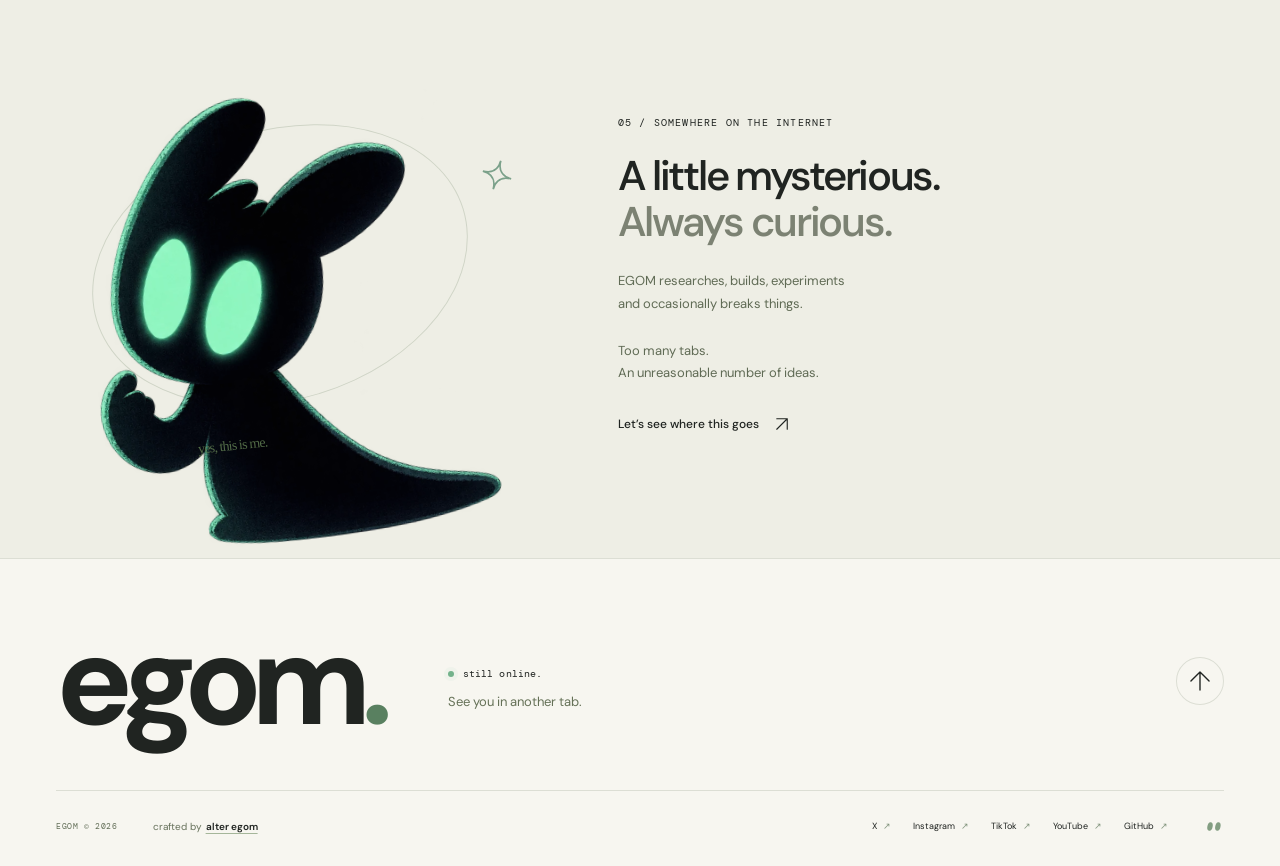
<file: en/index.html>
<!DOCTYPE html><html lang="en"><head><meta charset="UTF-8"><meta name="viewport" content="width=device-width, initial-scale=1"><meta name="theme-color" content="#f7f6f0"><meta name="description" content="AI, code, experiments and things from the internet."><meta name="generator" content="Astro v7.4.2"><title>EGOM — somewhere on the internet</title><meta property="og:type" content="website"><meta property="og:title" content="EGOM — somewhere on the internet"><meta property="og:description" content="AI, code, experiments and things from the internet."><meta property="og:site_name" content="EGOM"><meta property="og:locale" content="en_US"><meta property="og:locale:alternate" content="tr_TR"><meta property="og:image" content="/images/og-egom.png"><meta property="og:image:width" content="1200"><meta property="og:image:height" content="630"><meta property="og:image:alt" content="EGOM, a curious little charcoal creature with mint eyes."><meta name="twitter:card" content="summary_large_image"><meta name="twitter:title" content="EGOM — somewhere on the internet"><meta name="twitter:description" content="AI, code, experiments and things from the internet."><meta name="twitter:image" content="/images/og-egom.png"><link rel="icon" type="image/svg+xml" href="/favicon.svg"><link rel="stylesheet" href="/assets/EgomMascot.BvbC6lqX.css"></head><body id="top"><a class="skip-link" title="Skip to content" href="#main">Skip to content</a><header class="header"><a href="/en/" title="EGOM home" class="brand" aria-label="EGOM home">egom<span class="brand-dot">.</span><span class="brand-eyes"><svg width="22" height="22" viewBox="0 0 24 24" fill="none" aria-hidden="true" focusable="false"><ellipse cx="8" cy="12" rx="3" ry="5" transform="rotate(12 8 12)" fill="currentColor"></ellipse><ellipse cx="17" cy="12" rx="3" ry="5" transform="rotate(12 17 12)" fill="currentColor"></ellipse></svg></span></a><nav aria-label="Main navigation" class="main-nav"><a href="/en/#experiments" title="EGOM — Experiments" data-look="curious">Experiments<span class="nav-dot"></span></a><a href="/en/#about" title="EGOM — About" data-look="thinking">About<span class="nav-dot"></span></a></nav><div class="header-right"><span class="online"><span></span>somewhere online</span><a href="https://x.com/heyegom/" title="EGOM X" target="_blank" rel="noopener noreferrer" class="header-social" aria-label="EGOM X (opens in a new tab)" data-look="x"><svg width="18" height="18" viewBox="0 0 24 24" fill="none" aria-hidden="true" focusable="false"><path d="M17.8 3H21l-7 8 8.2 10H16l-5-6.2L5.6 21H2.3l7.2-8.3L1.7 3H8l4.5 5.7L17.8 3Zm-1.1 16h1.8L7 4.9H5.1L16.7 19Z" fill="currentColor"></path></svg></a><a href="https://www.instagram.com/heyegom" title="EGOM Instagram" target="_blank" rel="noopener noreferrer" class="header-social" aria-label="EGOM Instagram (opens in a new tab)" data-look="instagram"><svg width="18" height="18" viewBox="0 0 24 24" fill="none" aria-hidden="true" focusable="false"><rect x="3" y="3" width="18" height="18" rx="5" stroke="currentColor" stroke-width="1.8"></rect><circle cx="12" cy="12" r="4" stroke="currentColor" stroke-width="1.8"></circle><circle cx="17.5" cy="6.7" r="1.1" fill="currentColor"></circle></svg></a><a href="https://www.tiktok.com/@heyegom" title="EGOM TikTok" target="_blank" rel="noopener noreferrer" class="header-social" aria-label="EGOM TikTok (opens in a new tab)" data-look="tiktok"><svg width="18" height="18" viewBox="0 0 24 24" fill="none" aria-hidden="true" focusable="false"><path d="M16 3h-3.3v12.8a2.4 2.4 0 1 1-2.4-2.4v-3.3a5.7 5.7 0 1 0 5.7 5.7V8.7a8 8 0 0 0 4.5 1.5V6.9C18.1 6.7 16.4 5.3 16 3Z" fill="currentColor"></path></svg></a><a href="https://www.youtube.com/@heyegom" title="EGOM YouTube" target="_blank" rel="noopener noreferrer" class="header-social" aria-label="EGOM YouTube (opens in a new tab)" data-look="youtube"><svg width="18" height="18" viewBox="0 0 24 24" fill="none" aria-hidden="true" focusable="false"><rect x="2" y="5" width="20" height="14" rx="5" fill="currentColor"></rect><path d="m10 9 6 3-6 3V9Z" fill="var(--icon-cutout, #f7f6f0)"></path></svg></a><a href="https://github.com/heyegom" title="EGOM GitHub" target="_blank" rel="noopener noreferrer" class="header-social" aria-label="EGOM GitHub (opens in a new tab)" data-look="github"><svg width="18" height="18" viewBox="0 0 24 24" fill="none" aria-hidden="true" focusable="false"><path d="M12 .8a11.2 11.2 0 0 0-3.54 21.83c.56.1.77-.24.77-.54v-2.08c-3.13.68-3.79-1.33-3.79-1.33-.51-1.3-1.25-1.65-1.25-1.65-1.02-.7.08-.69.08-.69 1.13.08 1.73 1.16 1.73 1.16 1 1.72 2.63 1.22 3.27.93.1-.73.39-1.22.71-1.5-2.5-.28-5.12-1.25-5.12-5.54 0-1.22.44-2.22 1.15-3-.11-.28-.5-1.42.11-2.96 0 0 .94-.3 3.08 1.15a10.7 10.7 0 0 1 5.6 0c2.14-1.45 3.08-1.15 3.08-1.15.61 1.54.22 2.68.11 2.96.71.78 1.15 1.78 1.15 3 0 4.3-2.62 5.25-5.13 5.53.4.35.76 1.03.76 2.08v3.09c0 .3.2.65.78.54A11.2 11.2 0 0 0 12 .8Z" fill="currentColor"></path></svg></a></div><nav class="language-switcher" aria-label="Language"><a href="/en/" lang="en" hreflang="en" data-language="en" aria-current="page" title="EGOM — English" aria-label="English">EN</a><a href="/tr/" lang="tr" hreflang="tr" data-language="tr" title="EGOM — Türkçe" aria-label="Türkçe">TR</a></nav></header><main id="main"><section class="hero wrap" aria-labelledby="hero-heading"><div class="hero-copy"><div class="eyebrow hero-intro"><span class="tiny-cross">+</span>A CURIOUS CREATURE, WITH INTERNET ACCESS.</div><h1 id="hero-heading"><span class="hero-line">meet</span><span class="ego-line">egom<span class="hero-period">.</span><svg class="hero-underline" viewBox="0 0 350 28" fill="none" aria-hidden="true"><path d="M6 19C90 1 235 0 341 10M28 24c108-15 206-15 281-10" stroke="currentColor" stroke-width="5" stroke-linecap="round"></path></svg></span></h1><p class="hero-description">AI, code, experiments<br>&amp; things from the internet.</p><div class="hero-actions"><a href="https://www.youtube.com/@heyegom" title="EGOM YouTube" class="button button-dark" target="_blank" rel="noopener noreferrer" data-look="youtube"><svg width="20" height="20" viewBox="0 0 24 24" fill="none" aria-hidden="true" focusable="false"><rect x="2" y="5" width="20" height="14" rx="5" fill="currentColor"></rect><path d="m10 9 6 3-6 3V9Z" fill="var(--icon-cutout, #f7f6f0)"></path></svg>Into the rabbit hole<svg width="16" height="16" viewBox="0 0 24 24" fill="none" aria-hidden="true" focusable="false"><path d="M5 19 19 5M5 5h14v14" stroke="currentColor" stroke-width="1.5" stroke-linecap="round" stroke-linejoin="round"></path></svg><span class="sr-only"> — YouTube (opens in a new tab)</span></a><a href="#experiments" title="EGOM — Experiments" class="text-link">Explore the experiments<span>↓</span></a></div></div><div class="hero-character"><span class="hero-star star-one" aria-hidden="true"><svg width="35" height="35" viewBox="0 0 24 24" fill="none" aria-hidden="true" focusable="false"><path d="M12 1c0 7-4 11-11 11 7 0 11 4 11 11 0-7 4-11 11-11-7 0-11-4-11-11Z" stroke="currentColor" stroke-width="1.3"></path></svg></span><span class="hero-star star-two" aria-hidden="true"><svg width="18" height="18" viewBox="0 0 24 24" fill="none" aria-hidden="true" focusable="false"><path d="M12 1c0 7-4 11-11 11 7 0 11 4 11 11 0-7 4-11 11-11-7 0-11-4-11-11Z" stroke="currentColor" stroke-width="1.3"></path></svg></span><span class="hero-doodle" aria-hidden="true">a little curious.<br>a little chaotic.<svg viewBox="0 0 83 68" fill="none"><path d="M73 4C78 31 39 19 29 50m-1-14 1 18 17-9" stroke="currentColor" stroke-width="1.4" stroke-linecap="round" stroke-linejoin="round"></path></svg></span><button class="mascot mascot-interactive hero-mascot" data-egom aria-label="Say hello to EGOM" type="button"><span class="mascot-float"><img src="/mascots/egom-default.webp" width="900" height="900" alt="EGOM, a little charcoal creature with glowing mint eyes." loading="eager" fetchpriority="high" decoding="async" draggable="false"></span><span class="mascot-bubble" data-egom-bubble aria-hidden="true">oh. hi.</span><span class="mascot-response sr-only" data-egom-response aria-live="polite"></span></button><div class="mascot-ground" aria-hidden="true"></div><span class="character-caption"><span class="tiny-cross">↖</span>NOT A BOT.<span>probably.</span></span></div><div class="hero-bottom"><span class="mono">INDEPENDENT MIND. UNLIMITED TABS.</span><a href="#online" title="EGOM — Social links" class="scroll-hint">SCROLL TO MEET EGOM<span><svg width="14" height="14" viewBox="0 0 24 24" fill="none" aria-hidden="true" focusable="false"><path d="M12 4v16m-6-6 6 6 6-6" stroke="currentColor" stroke-width="1.5" stroke-linecap="round" stroke-linejoin="round"></path></svg></span></a><span class="hero-index mono">EST. IN THE INTERNET<span>↗</span></span></div></section><section id="online" class="social-section wrap section-space" aria-labelledby="social-heading"><div class="section-top reveal"><div><span class="eyebrow">01 / FIND ME IN THE FEED</span><h2 id="social-heading">Different tabs.<br><span class="muted">Same ego.</span></h2></div><p>One creature.<br>A few corners of the internet.</p><span class="section-spark" aria-hidden="true">✳</span></div><div class="social-grid"><a class="social-x social-piece reveal" href="https://x.com/heyegom/" title="EGOM X" target="_blank" rel="noopener noreferrer" data-look="x"><div class="platform-line"><span><svg width="19" height="19" viewBox="0 0 24 24" fill="none" aria-hidden="true" focusable="false"><path d="M17.8 3H21l-7 8 8.2 10H16l-5-6.2L5.6 21H2.3l7.2-8.3L1.7 3H8l4.5 5.7L17.8 3Zm-1.1 16h1.8L7 4.9H5.1L16.7 19Z" fill="currentColor"></path></svg>X</span><svg width="21" height="21" viewBox="0 0 24 24" fill="none" aria-hidden="true" focusable="false"><path d="M5 19 19 5M5 5h14v14" stroke="currentColor" stroke-width="1.5" stroke-linecap="round" stroke-linejoin="round"></path></svg></div><h3>thoughts with<br>no filter<span class="mint">.</span></h3><p>what if the real artificial intelligence<br>was the tabs we opened along the way</p><div class="social-foot"><span class="mono">— followers</span><span>Follow the thought trail ↗</span></div><span class="sr-only"> (opens in a new tab)</span></a><a class="social-instagram social-piece reveal" href="https://www.instagram.com/heyegom" title="EGOM Instagram" target="_blank" rel="noopener noreferrer" data-look="instagram"><div class="instagram-copy"><div class="platform-line"><span><svg width="20" height="20" viewBox="0 0 24 24" fill="none" aria-hidden="true" focusable="false"><rect x="3" y="3" width="18" height="18" rx="5" stroke="currentColor" stroke-width="1.8"></rect><circle cx="12" cy="12" r="4" stroke="currentColor" stroke-width="1.8"></circle><circle cx="17.5" cy="6.7" r="1.1" fill="currentColor"></circle></svg>Instagram</span></div><h3>visual<br>fragments.</h3><span class="mono">— followers</span><span class="insta-cta">A peek inside ↗</span></div><div class="instagram-art" aria-hidden="true"><span class="orbit orbit-one"></span><span class="orbit orbit-two"></span><div class="mascot" aria-hidden="true"><span class="mascot-float"><img src="/mascots/egom-default.webp" width="900" height="900" alt loading="lazy" fetchpriority="auto" decoding="async" draggable="false"></span></div><span class="space-star space-star-one">+</span><span class="space-star space-star-two">✦</span><span class="insta-art-label mono">LOST IN THE FEED</span></div><span class="instagram-arrow"><svg width="21" height="21" viewBox="0 0 24 24" fill="none" aria-hidden="true" focusable="false"><path d="M5 19 19 5M5 5h14v14" stroke="currentColor" stroke-width="1.5" stroke-linecap="round" stroke-linejoin="round"></path></svg></span><span class="sr-only"> (opens in a new tab)</span></a></div><a id="tiktok" class="social-tiktok social-piece reveal" href="https://www.tiktok.com/@heyegom" title="EGOM TikTok" target="_blank" rel="noopener noreferrer" data-look="tiktok"><div class="tiktok-platform"><span><svg width="23" height="23" viewBox="0 0 24 24" fill="none" aria-hidden="true" focusable="false"><path d="M16 3h-3.3v12.8a2.4 2.4 0 1 1-2.4-2.4v-3.3a5.7 5.7 0 1 0 5.7 5.7V8.7a8 8 0 0 0 4.5 1.5V6.9C18.1 6.7 16.4 5.3 16 3Z" fill="currentColor"></path></svg>TikTok</span><span class="mono">@heyegom</span></div><h3>shorter videos.<br><span class="muted">same curiosity.</span></h3><div class="tiktok-preview" aria-hidden="true"><span class="tiktok-preview-line"></span><div class="short-frame"><div class="mascot" aria-hidden="true"><span class="mascot-float"><img src="/mascots/egom-default.webp" width="900" height="900" alt loading="lazy" fetchpriority="auto" decoding="async" draggable="false"></span></div><span class="short-play">▶</span></div><span class="tiktok-preview-label mono">ONE IDEA. ONE SHORT.</span></div><span class="tiktok-cta">Catch the short version<svg width="20" height="20" viewBox="0 0 24 24" fill="none" aria-hidden="true" focusable="false"><path d="M5 19 19 5M5 5h14v14" stroke="currentColor" stroke-width="1.5" stroke-linecap="round" stroke-linejoin="round"></path></svg></span><span class="sr-only"> (opens in a new tab)</span></a><a class="social-youtube social-youtube-wide social-piece reveal" href="https://www.youtube.com/@heyegom" title="EGOM YouTube" target="_blank" rel="noopener noreferrer" data-look="youtube"><div class="platform-line"><span><svg width="23" height="23" viewBox="0 0 24 24" fill="none" aria-hidden="true" focusable="false"><rect x="2" y="5" width="20" height="14" rx="5" fill="currentColor"></rect><path d="m10 9 6 3-6 3V9Z" fill="var(--icon-cutout, #f7f6f0)"></path></svg>YouTube</span><svg width="22" height="22" viewBox="0 0 24 24" fill="none" aria-hidden="true" focusable="false"><path d="M5 19 19 5M5 5h14v14" stroke="currentColor" stroke-width="1.5" stroke-linecap="round" stroke-linejoin="round"></path></svg></div><h3>watch me<br>experiment.</h3><div class="youtube-art" aria-hidden="true"><span class="art-kicker mono">EXPERIMENT_001</span><span class="art-title">what could<br><i>possibly</i> go wrong?</span><div class="mascot" aria-hidden="true"><span class="mascot-float"><img src="/mascots/egom-coding.webp" width="900" height="900" alt loading="lazy" fetchpriority="auto" decoding="async" draggable="false"></span></div><span class="play-disc"><svg width="19" height="21" viewBox="0 0 19 21"><path d="m2 1 16 9.5L2 20V1Z" fill="currentColor"></path></svg></span><span class="video-time mono">12:48</span></div><div class="social-foot"><span class="mono">— subscribers</span><span>Enter the rabbit hole<span>↗</span></span></div><span class="sr-only"> (opens in a new tab)</span></a><a class="social-github social-piece reveal" href="https://github.com/heyegom" title="EGOM GitHub" target="_blank" rel="noopener noreferrer" data-look="github"><div class="github-identity"><span><svg width="23" height="23" viewBox="0 0 24 24" fill="none" aria-hidden="true" focusable="false"><path d="M12 .8a11.2 11.2 0 0 0-3.54 21.83c.56.1.77-.24.77-.54v-2.08c-3.13.68-3.79-1.33-3.79-1.33-.51-1.3-1.25-1.65-1.25-1.65-1.02-.7.08-.69.08-.69 1.13.08 1.73 1.16 1.73 1.16 1 1.72 2.63 1.22 3.27.93.1-.73.39-1.22.71-1.5-2.5-.28-5.12-1.25-5.12-5.54 0-1.22.44-2.22 1.15-3-.11-.28-.5-1.42.11-2.96 0 0 .94-.3 3.08 1.15a10.7 10.7 0 0 1 5.6 0c2.14-1.45 3.08-1.15 3.08-1.15.61 1.54.22 2.68.11 2.96.71.78 1.15 1.78 1.15 3 0 4.3-2.62 5.25-5.13 5.53.4.35.76 1.03.76 2.08v3.09c0 .3.2.65.78.54A11.2 11.2 0 0 0 12 .8Z" fill="currentColor"></path></svg>GitHub</span><span class="mono">@heyegom</span></div><h3>The code behind the curiosity.</h3><span class="github-cta">Explore the repos<svg width="20" height="20" viewBox="0 0 24 24" fill="none" aria-hidden="true" focusable="false"><path d="M5 19 19 5M5 5h14v14" stroke="currentColor" stroke-width="1.5" stroke-linecap="round" stroke-linejoin="round"></path></svg></span><span class="sr-only"> (opens in a new tab)</span></a></section><section class="topics-section section-space" aria-labelledby="topics-heading"><div class="wrap topics-inner"><div class="topics-heading reveal"><span class="eyebrow">02 / CURRENT OBSESSIONS</span><h2 id="topics-heading">Curiosity has<br>too many tabs open.</h2><p>Usually thinking about one of these.<br>Sometimes all at once.</p><span class="hand-note">pick a rabbit hole ↘</span></div><div class="constellation reveal"><div class="orbit-ring" aria-hidden="true"></div><div class="mascot topic-mascot"><span class="mascot-float"><img src="/mascots/egom-research.webp" width="900" height="900" alt="EGOM, a little charcoal creature with glowing mint eyes." loading="lazy" fetchpriority="auto" decoding="async" draggable="false"></span></div><div class="topic-tags"><button type="button" class="topic-tag topic-0" data-topic="asking the machines better questions." aria-pressed="false"><span aria-hidden="true">✳</span>AI<span class="topic-plus" aria-hidden="true">+</span></button><button type="button" class="topic-tag topic-1" data-topic="it worked on my machine." aria-pressed="false"><span aria-hidden="true">&lt;/&gt;</span>Coding<span class="topic-plus" aria-hidden="true">+</span></button><button type="button" class="topic-tag topic-2" data-topic="a small script. a suspicious amount of free time." aria-pressed="false"><span aria-hidden="true">↝</span>Automation<span class="topic-plus" aria-hidden="true">+</span></button><button type="button" class="topic-tag topic-3" data-topic="only one way to find out." aria-pressed="false"><span aria-hidden="true">⚗</span>Experiments<span class="topic-plus" aria-hidden="true">+</span></button><button type="button" class="topic-tag topic-4" data-topic="new tools. questionable ideas." aria-pressed="false"><span aria-hidden="true">↗</span>Creative tools<span class="topic-plus" aria-hidden="true">+</span></button><button type="button" class="topic-tag topic-5" data-topic="too many tabs. never enough context." aria-pressed="false"><span aria-hidden="true">⌘</span>Internet culture<span class="topic-plus" aria-hidden="true">+</span></button></div><p class="topic-note mono" data-topic-note aria-live="polite">PICK A THOUGHT. SEE WHAT HAPPENS.</p></div></div></section><section class="moods-section wrap section-space" aria-labelledby="moods-heading"><div class="section-top reveal"><div><span class="eyebrow">03 / A CREATURE OF MANY TABS</span><h2 id="moods-heading">one ego. many moods.</h2></div><span class="mood-side-note"><svg width="22" height="22" viewBox="0 0 24 24" fill="none" aria-hidden="true" focusable="false"><ellipse cx="8" cy="12" rx="3" ry="5" transform="rotate(12 8 12)" fill="currentColor"></ellipse><ellipse cx="17" cy="12" rx="3" ry="5" transform="rotate(12 17 12)" fill="currentColor"></ellipse></svg>same little weirdo.</span></div><div class="moods-track"><article class="mood mood-research reveal"><div class="mood-top mono"><span>01 / Research mode</span><span>↗</span></div><div class="mood-art"><div class="mascot"><span class="mascot-float"><img src="/mascots/egom-research.webp" width="900" height="900" alt="EGOM inspecting things with a magnifying glass." loading="lazy" fetchpriority="auto" decoding="async" draggable="false"></span></div><span class="mood-aside hand-note">just one more tab</span></div><p>researching things nobody asked for.</p></article><article class="mood mood-coding reveal"><div class="mood-top mono"><span>02 / Build mode</span><span>↗</span></div><div class="mood-art"><div class="mascot"><span class="mascot-float"><img src="/mascots/egom-coding.webp" width="900" height="900" alt="EGOM coding on a little laptop." loading="lazy" fetchpriority="auto" decoding="async" draggable="false"></span></div><span class="mood-aside hand-note">it’s a feature</span></div><p>breaking code. then fixing it. maybe.</p></article><article class="mood mood-thinking reveal"><div class="mood-top mono"><span>03 / Existential mode</span><span>↗</span></div><div class="mood-art"><div class="mascot"><span class="mascot-float"><img src="/mascots/egom-default.webp" width="900" height="900" alt="EGOM pausing for a curious thought." loading="lazy" fetchpriority="auto" decoding="async" draggable="false"></span></div><span class="mood-aside hand-note">buffering…</span><span class="thinking-symbol" aria-hidden="true">?</span></div><p>thinking about thinking about things.</p></article></div></section><section id="experiments" class="content-section wrap section-space" aria-labelledby="content-heading"><div class="section-top reveal"><div><span class="eyebrow">04 / THE INTERNET, LATELY</span><h2 id="content-heading">Evidence of curiosity.</h2></div><span class="feed-note mono">FROM THE LAB<span>↙</span><small>ILLUSTRATIVE ENTRIES</small></span></div><div class="content-feed"><a href="https://x.com/heyegom/" title="EGOM X" target="_blank" rel="noopener noreferrer" class="feed-entry reveal" data-look="x"><span class="feed-number mono">/001</span><div class="feed-thumb thumb-automation" aria-hidden="true"><span class="workflow-label mono">LIFE_ON_AUTOPILOT</span><div class="workflow"><span>↯</span><i></i><span>&gt;_</span><i></i><span>✓</span></div><span class="workflow-end mono">WORK LESS. MAKE MORE.</span></div><div class="feed-copy"><div class="feed-category mono"><svg width="14" height="14" viewBox="0 0 24 24" fill="none" aria-hidden="true" focusable="false"><path d="M17.8 3H21l-7 8 8.2 10H16l-5-6.2L5.6 21H2.3l7.2-8.3L1.7 3H8l4.5 5.7L17.8 3Zm-1.1 16h1.8L7 4.9H5.1L16.7 19Z" fill="currentColor"></path></svg>AUTOMATION</div><h3>A little less clicking. A lot more living.</h3><span class="feed-platform">Read the thread<span>↗</span></span></div><time datetime="2026-10-21" class="mono">OCT 21</time><span class="feed-arrow"><svg width="25" height="25" viewBox="0 0 24 24" fill="none" aria-hidden="true" focusable="false"><path d="M5 19 19 5M5 5h14v14" stroke="currentColor" stroke-width="1.5" stroke-linecap="round" stroke-linejoin="round"></path></svg></span><span class="sr-only"> (Sample entry) (opens in a new tab)</span></a><a href="https://www.instagram.com/heyegom" title="EGOM Instagram" target="_blank" rel="noopener noreferrer" class="feed-entry reveal" data-look="instagram"><span class="feed-number mono">/002</span><div class="feed-thumb thumb-fragment" aria-hidden="true"><span class="fragment-ring"></span><div class="mascot" aria-hidden="true"><span class="mascot-float"><img src="/mascots/egom-default.webp" width="900" height="900" alt loading="lazy" fetchpriority="auto" decoding="async" draggable="false"></span></div><span class="fragment-type mono">A FRAME FROM THE FEED ↗</span></div><div class="feed-copy"><div class="feed-category mono"><svg width="14" height="14" viewBox="0 0 24 24" fill="none" aria-hidden="true" focusable="false"><rect x="3" y="3" width="18" height="18" rx="5" stroke="currentColor" stroke-width="1.8"></rect><circle cx="12" cy="12" r="4" stroke="currentColor" stroke-width="1.8"></circle><circle cx="17.5" cy="6.7" r="1.1" fill="currentColor"></circle></svg>VISUAL NOTES</div><h3>Things that caught my eye online.</h3><span class="feed-platform">See the fragment<span>↗</span></span></div><time datetime="2026-10-18" class="mono">OCT 18</time><span class="feed-arrow"><svg width="25" height="25" viewBox="0 0 24 24" fill="none" aria-hidden="true" focusable="false"><path d="M5 19 19 5M5 5h14v14" stroke="currentColor" stroke-width="1.5" stroke-linecap="round" stroke-linejoin="round"></path></svg></span><span class="sr-only"> (Sample entry) (opens in a new tab)</span></a><a href="https://www.tiktok.com/@heyegom" title="EGOM TikTok" target="_blank" rel="noopener noreferrer" class="feed-entry reveal" data-look="tiktok"><span class="feed-number mono">/003</span><div class="feed-thumb thumb-short" aria-hidden="true"><div class="short-frame"><div class="mascot" aria-hidden="true"><span class="mascot-float"><img src="/mascots/egom-default.webp" width="900" height="900" alt loading="lazy" fetchpriority="auto" decoding="async" draggable="false"></span></div><span class="short-play">▶</span><span class="short-handle">@heyegom</span></div><span class="short-platform"><svg width="19" height="19" viewBox="0 0 24 24" fill="none" aria-hidden="true" focusable="false"><path d="M16 3h-3.3v12.8a2.4 2.4 0 1 1-2.4-2.4v-3.3a5.7 5.7 0 1 0 5.7 5.7V8.7a8 8 0 0 0 4.5 1.5V6.9C18.1 6.7 16.4 5.3 16 3Z" fill="currentColor"></path></svg></span><span class="short-label mono">THE SHORT VERSION</span></div><div class="feed-copy"><div class="feed-category mono"><svg width="14" height="14" viewBox="0 0 24 24" fill="none" aria-hidden="true" focusable="false"><path d="M16 3h-3.3v12.8a2.4 2.4 0 1 1-2.4-2.4v-3.3a5.7 5.7 0 1 0 5.7 5.7V8.7a8 8 0 0 0 4.5 1.5V6.9C18.1 6.7 16.4 5.3 16 3Z" fill="currentColor"></path></svg>SHORT VIDEO</div><h3>One idea. One short video.</h3><span class="feed-platform">Watch the short<span>↗</span></span></div><time datetime="2026-10-14" class="mono">OCT 14</time><span class="feed-arrow"><svg width="25" height="25" viewBox="0 0 24 24" fill="none" aria-hidden="true" focusable="false"><path d="M5 19 19 5M5 5h14v14" stroke="currentColor" stroke-width="1.5" stroke-linecap="round" stroke-linejoin="round"></path></svg></span><span class="sr-only"> (Sample entry) (opens in a new tab)</span></a><a href="https://www.youtube.com/@heyegom" title="EGOM YouTube" target="_blank" rel="noopener noreferrer" class="feed-entry reveal" data-look="youtube"><span class="feed-number mono">/004</span><div class="feed-thumb thumb-agent" aria-hidden="true"><span class="thumb-word">hello,<br><i>world?</i></span><div class="mascot" aria-hidden="true"><span class="mascot-float"><img src="/mascots/egom-coding.webp" width="900" height="900" alt loading="lazy" fetchpriority="auto" decoding="async" draggable="false"></span></div></div><div class="feed-copy"><div class="feed-category mono"><svg width="14" height="14" viewBox="0 0 24 24" fill="none" aria-hidden="true" focusable="false"><rect x="2" y="5" width="20" height="14" rx="5" fill="currentColor"></rect><path d="m10 9 6 3-6 3V9Z" fill="var(--icon-cutout, #f7f6f0)"></path></svg>AI EXPERIMENT</div><h3>I gave an AI a laptop. Things got weird.</h3><span class="feed-platform">Watch the experiment<span>↗</span></span></div><time datetime="2026-10-24" class="mono">OCT 24</time><span class="feed-arrow"><svg width="25" height="25" viewBox="0 0 24 24" fill="none" aria-hidden="true" focusable="false"><path d="M5 19 19 5M5 5h14v14" stroke="currentColor" stroke-width="1.5" stroke-linecap="round" stroke-linejoin="round"></path></svg></span><span class="sr-only"> (Sample entry) (opens in a new tab)</span></a><a href="https://github.com/heyegom" title="EGOM GitHub" target="_blank" rel="noopener noreferrer" class="feed-entry reveal" data-look="github"><span class="feed-number mono">/005</span><div class="feed-thumb thumb-code" aria-hidden="true"><div class="repo-toolbar"><span class="repo-dots"><i></i><i></i><i></i></span><span>egom / lab</span></div><div class="repo-body"><span class="repo-command"><span>$</span> git init</span><svg width="30" height="30" viewBox="0 0 24 24" fill="none" aria-hidden="true" focusable="false"><path d="M12 .8a11.2 11.2 0 0 0-3.54 21.83c.56.1.77-.24.77-.54v-2.08c-3.13.68-3.79-1.33-3.79-1.33-.51-1.3-1.25-1.65-1.25-1.65-1.02-.7.08-.69.08-.69 1.13.08 1.73 1.16 1.73 1.16 1 1.72 2.63 1.22 3.27.93.1-.73.39-1.22.71-1.5-2.5-.28-5.12-1.25-5.12-5.54 0-1.22.44-2.22 1.15-3-.11-.28-.5-1.42.11-2.96 0 0 .94-.3 3.08 1.15a10.7 10.7 0 0 1 5.6 0c2.14-1.45 3.08-1.15 3.08-1.15.61 1.54.22 2.68.11 2.96.71.78 1.15 1.78 1.15 3 0 4.3-2.62 5.25-5.13 5.53.4.35.76 1.03.76 2.08v3.09c0 .3.2.65.78.54A11.2 11.2 0 0 0 12 .8Z" fill="currentColor"></path></svg><span class="repo-prompt">&gt;_</span></div><span class="repo-label mono">FROM IDEA TO REPO</span></div><div class="feed-copy"><div class="feed-category mono"><svg width="14" height="14" viewBox="0 0 24 24" fill="none" aria-hidden="true" focusable="false"><path d="M12 .8a11.2 11.2 0 0 0-3.54 21.83c.56.1.77-.24.77-.54v-2.08c-3.13.68-3.79-1.33-3.79-1.33-.51-1.3-1.25-1.65-1.25-1.65-1.02-.7.08-.69.08-.69 1.13.08 1.73 1.16 1.73 1.16 1 1.72 2.63 1.22 3.27.93.1-.73.39-1.22.71-1.5-2.5-.28-5.12-1.25-5.12-5.54 0-1.22.44-2.22 1.15-3-.11-.28-.5-1.42.11-2.96 0 0 .94-.3 3.08 1.15a10.7 10.7 0 0 1 5.6 0c2.14-1.45 3.08-1.15 3.08-1.15.61 1.54.22 2.68.11 2.96.71.78 1.15 1.78 1.15 3 0 4.3-2.62 5.25-5.13 5.53.4.35.76 1.03.76 2.08v3.09c0 .3.2.65.78.54A11.2 11.2 0 0 0 12 .8Z" fill="currentColor"></path></svg>OPEN SOURCE</div><h3>Started with an idea. Ended up in a repo.</h3><span class="feed-platform">Explore the code<span>↗</span></span></div><time datetime="2026-10-16" class="mono">OCT 16</time><span class="feed-arrow"><svg width="25" height="25" viewBox="0 0 24 24" fill="none" aria-hidden="true" focusable="false"><path d="M5 19 19 5M5 5h14v14" stroke="currentColor" stroke-width="1.5" stroke-linecap="round" stroke-linejoin="round"></path></svg></span><span class="sr-only"> (Sample entry) (opens in a new tab)</span></a></div></section><section id="about" class="about-section section-space" aria-labelledby="about-heading"><div class="wrap about-inner"><div class="about-character reveal"><span class="about-orbit" aria-hidden="true"></span><div class="mascot"><span class="mascot-float"><img src="/mascots/egom-default.webp" width="900" height="900" alt="EGOM, a little charcoal creature with glowing mint eyes." loading="lazy" fetchpriority="auto" decoding="async" draggable="false"></span></div><span class="hand-note">yes, this is me.</span><svg width="32" height="32" viewBox="0 0 24 24" fill="none" aria-hidden="true" focusable="false"><path d="M12 1c0 7-4 11-11 11 7 0 11 4 11 11 0-7 4-11 11-11-7 0-11-4-11-11Z" stroke="currentColor" stroke-width="1.3"></path></svg></div><div class="about-copy reveal"><span class="eyebrow">05 / SOMEWHERE ON THE INTERNET</span><h2 id="about-heading">A little mysterious.<br><span class="muted">Always curious.</span></h2><p>EGOM researches, builds, experiments<br>and occasionally breaks things.</p><p>Too many tabs.<br>An unreasonable number of ideas.</p><a href="https://www.youtube.com/@heyegom" title="EGOM YouTube" target="_blank" rel="noopener noreferrer" class="text-link" data-look="youtube">Let’s see where this goes<svg width="18" height="18" viewBox="0 0 24 24" fill="none" aria-hidden="true" focusable="false"><path d="M5 19 19 5M5 5h14v14" stroke="currentColor" stroke-width="1.5" stroke-linecap="round" stroke-linejoin="round"></path></svg><span class="sr-only"> — YouTube (opens in a new tab)</span></a></div></div></section></main><footer class="footer wrap"><div class="footer-main"><a class="footer-wordmark" href="/en/" title="Back to EGOM home" aria-label="Back to EGOM home">egom<span>.</span></a><div class="footer-message"><span class="online"><span></span>still online.</span><p>See you in another tab.</p></div><a href="#top" title="EGOM — Back to top" class="back-top" aria-label="Back to top"><svg width="22" height="22" viewBox="0 0 24 24" fill="none" aria-hidden="true" focusable="false"><path d="M5 19 19 5M5 5h14v14" stroke="currentColor" stroke-width="1.5" stroke-linecap="round" stroke-linejoin="round"></path></svg></a></div><div class="footer-bottom"><span class="mono">EGOM © 2026</span><a class="footer-credit" href="https://alteregom.lol" target="_blank" rel="noopener" title="Website designed and built by alter egom."><span>crafted by</span><span class="credit-name">alter egom</span><span class="sr-only"> (opens in a new tab)</span></a><nav aria-label="Social links"><a href="https://x.com/heyegom/" title="EGOM X" target="_blank" rel="noopener noreferrer" data-look="x">X<span class="sr-only"> (opens in a new tab)</span><span aria-hidden="true">↗</span></a><a href="https://www.instagram.com/heyegom" title="EGOM Instagram" target="_blank" rel="noopener noreferrer" data-look="instagram">Instagram<span class="sr-only"> (opens in a new tab)</span><span aria-hidden="true">↗</span></a><a href="https://www.tiktok.com/@heyegom" title="EGOM TikTok" target="_blank" rel="noopener noreferrer" data-look="tiktok">TikTok<span class="sr-only"> (opens in a new tab)</span><span aria-hidden="true">↗</span></a><a href="https://www.youtube.com/@heyegom" title="EGOM YouTube" target="_blank" rel="noopener noreferrer" data-look="youtube">YouTube<span class="sr-only"> (opens in a new tab)</span><span aria-hidden="true">↗</span></a><a href="https://github.com/heyegom" title="EGOM GitHub" target="_blank" rel="noopener noreferrer" data-look="github">GitHub<span class="sr-only"> (opens in a new tab)</span><span aria-hidden="true">↗</span></a></nav><span class="footer-eyes" aria-hidden="true"><svg width="21" height="21" viewBox="0 0 24 24" fill="none" aria-hidden="true" focusable="false"><ellipse cx="8" cy="12" rx="3" ry="5" transform="rotate(12 8 12)" fill="currentColor"></ellipse><ellipse cx="17" cy="12" rx="3" ry="5" transform="rotate(12 17 12)" fill="currentColor"></ellipse></svg></span></div></footer><script type="module" src="/assets/Layout.astro_astro_type_script_index_0_lang.Do7ykgkS.js"></script></body></html>
</file>
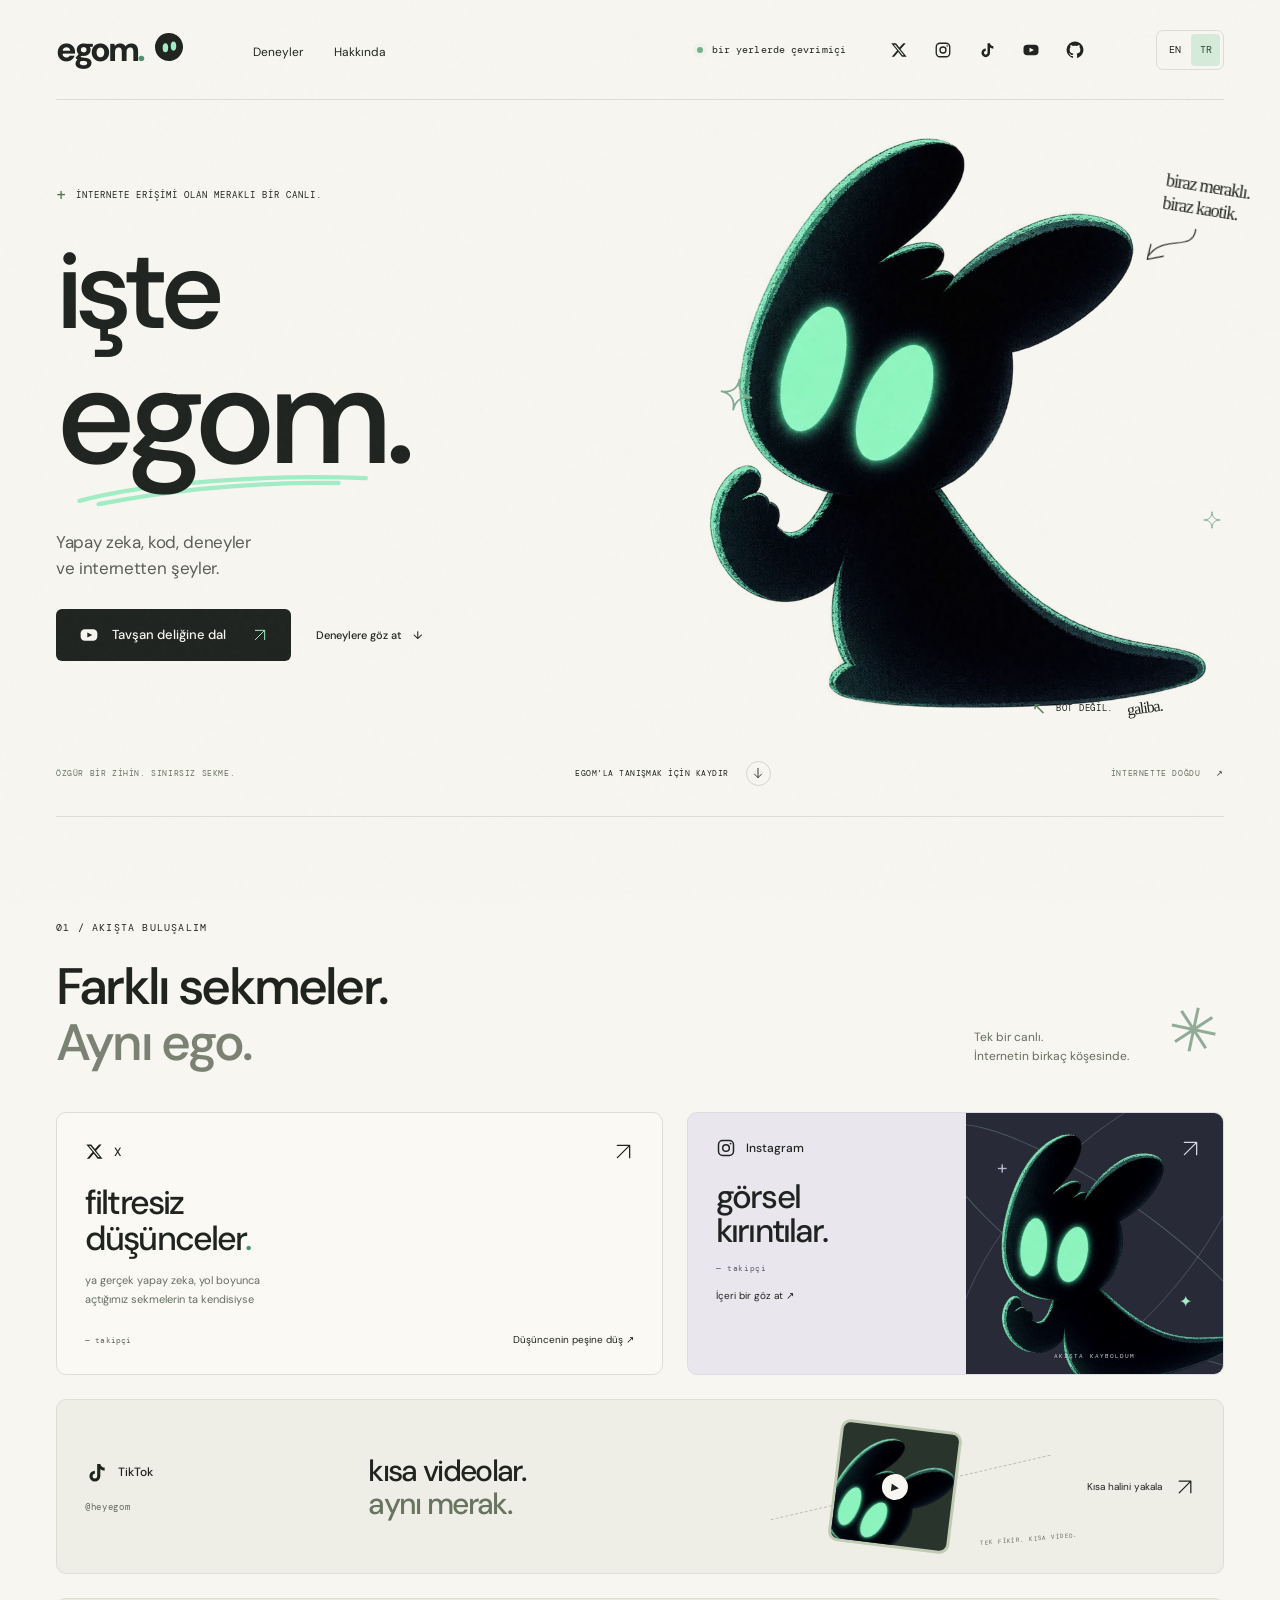
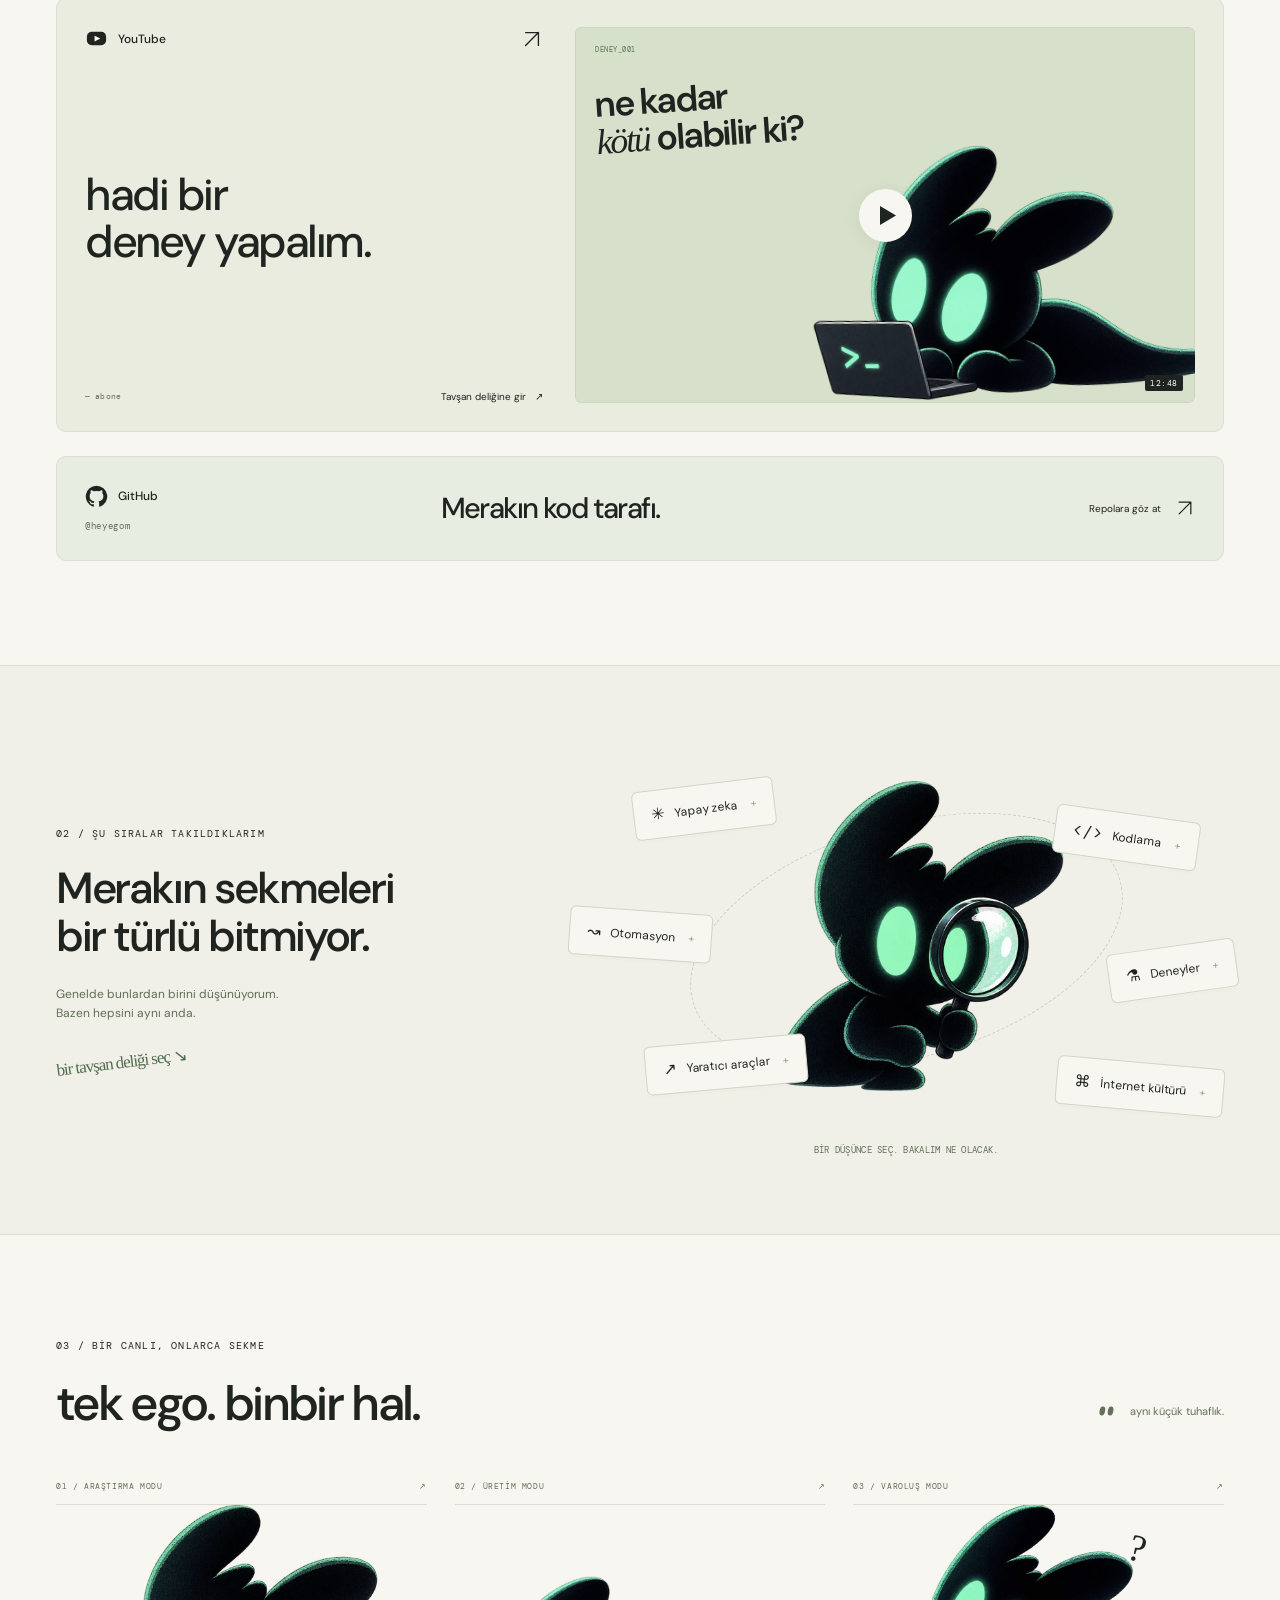
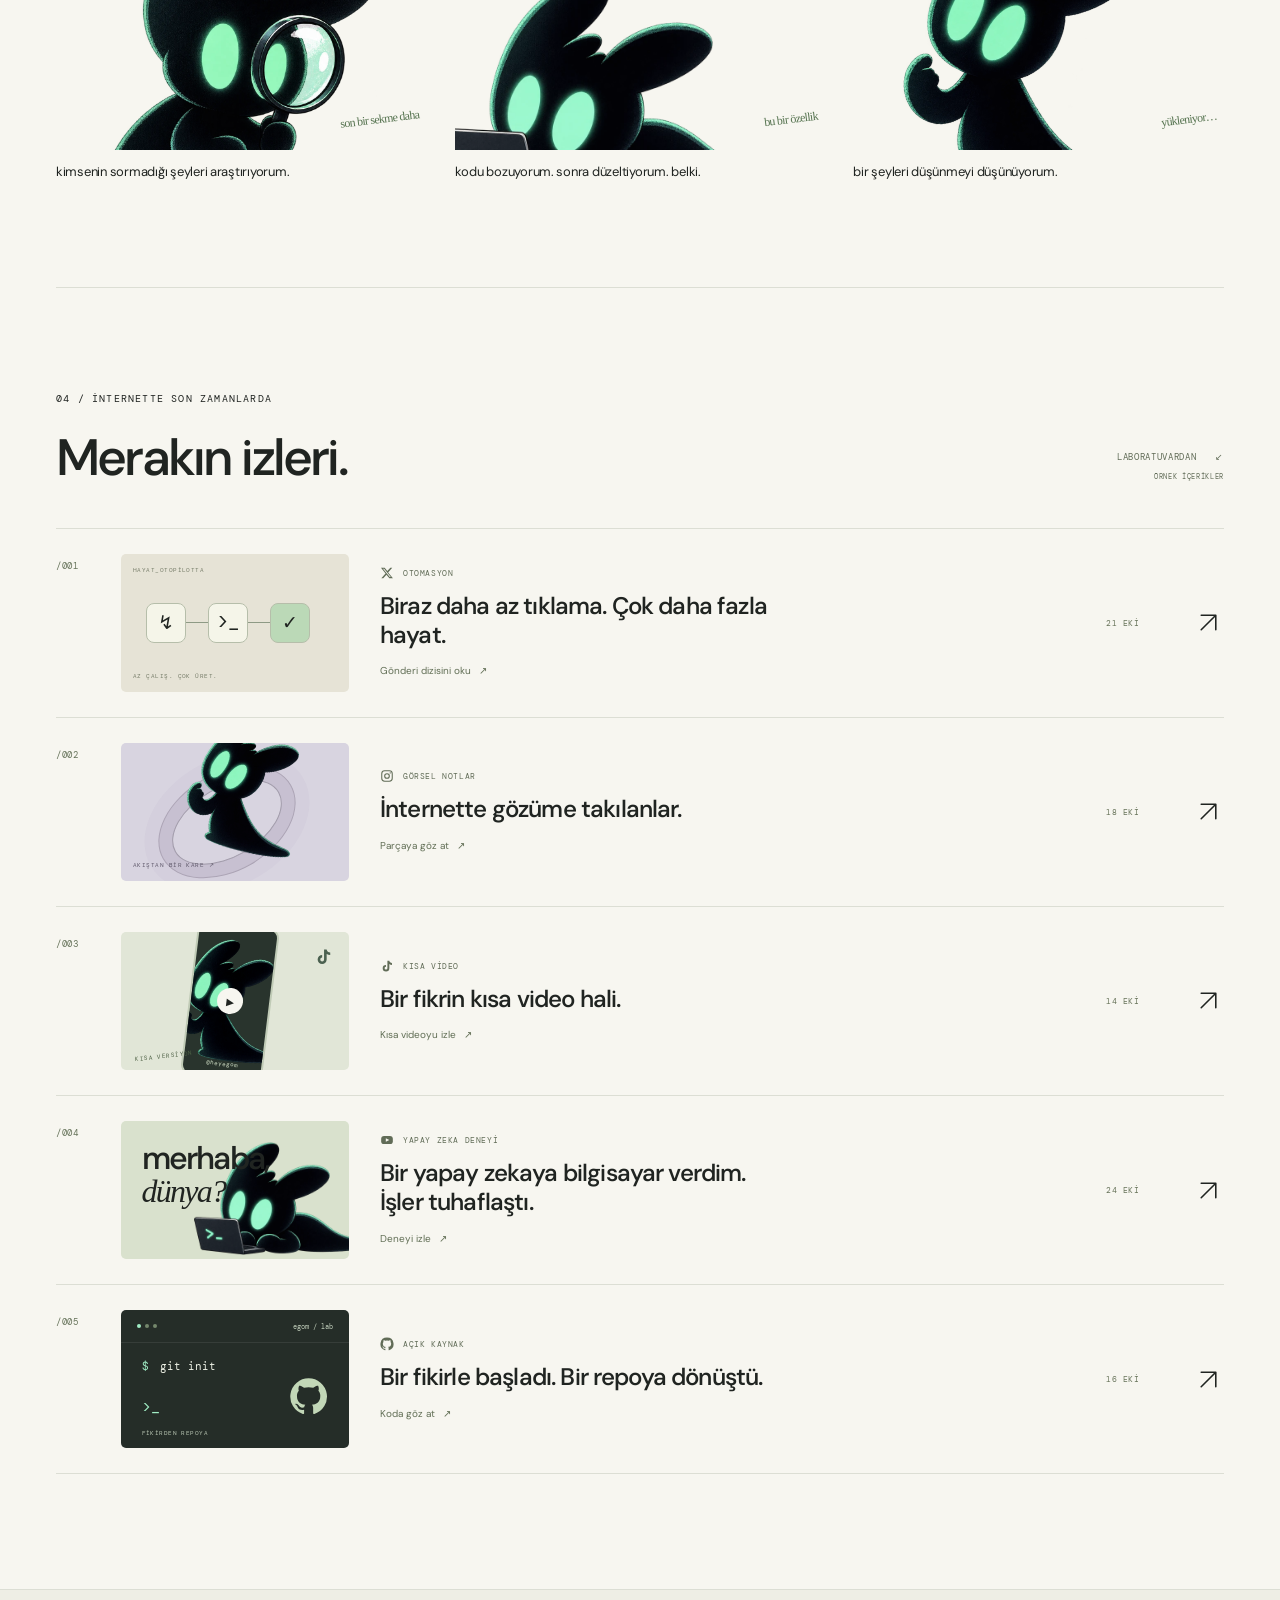
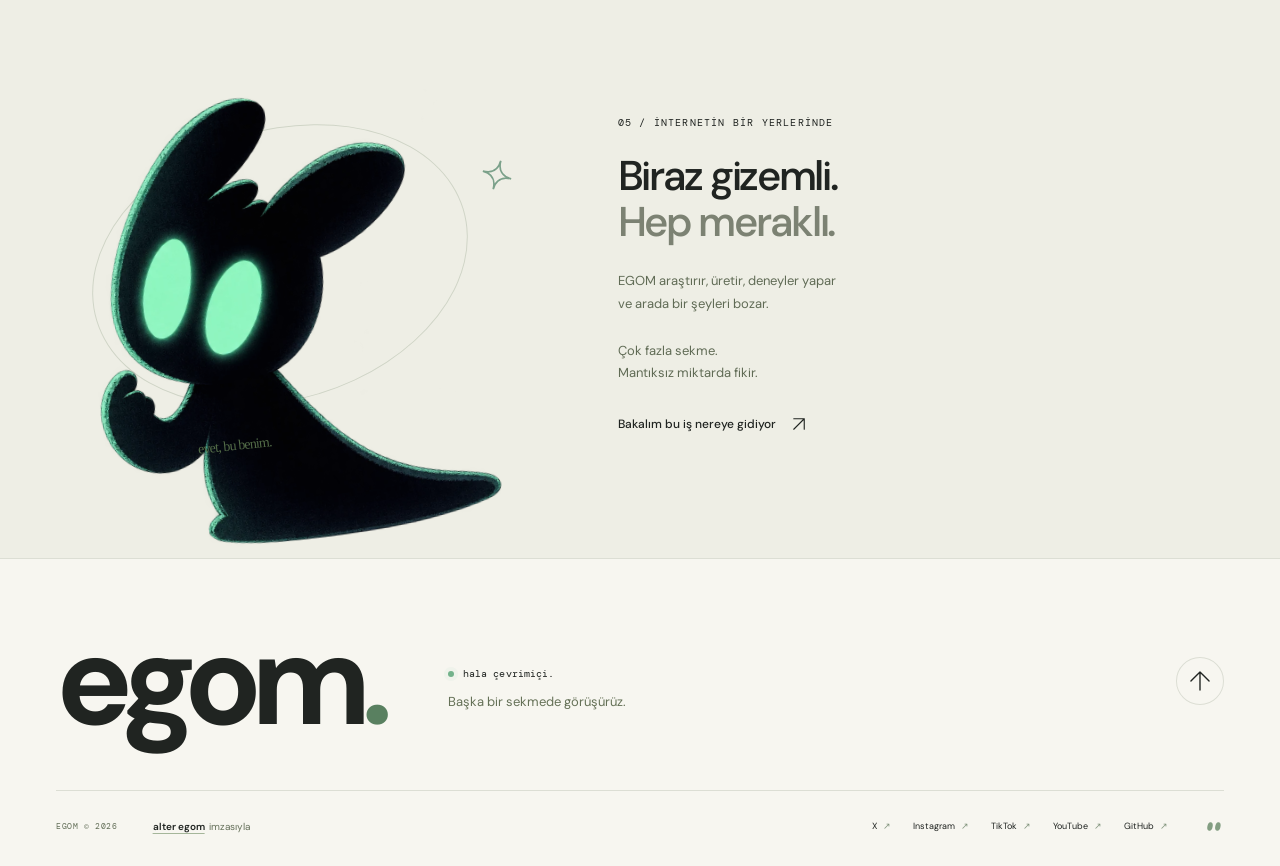
<file: tr/index.html>
<!DOCTYPE html><html lang="tr"><head><meta charset="UTF-8"><meta name="viewport" content="width=device-width, initial-scale=1"><meta name="theme-color" content="#f7f6f0"><meta name="description" content="Yapay zeka, kod, deneyler ve internetten şeyler."><meta name="generator" content="Astro v7.4.2"><title>EGOM — internetin bir yerlerinde</title><meta property="og:type" content="website"><meta property="og:title" content="EGOM — internetin bir yerlerinde"><meta property="og:description" content="Yapay zeka, kod, deneyler ve internetten şeyler."><meta property="og:site_name" content="EGOM"><meta property="og:locale" content="tr_TR"><meta property="og:locale:alternate" content="en_US"><meta property="og:image" content="/images/og-egom-tr.png"><meta property="og:image:width" content="1200"><meta property="og:image:height" content="630"><meta property="og:image:alt" content="Mint yeşili gözleri parlayan, kömür renginde meraklı bir canlı: EGOM."><meta name="twitter:card" content="summary_large_image"><meta name="twitter:title" content="EGOM — internetin bir yerlerinde"><meta name="twitter:description" content="Yapay zeka, kod, deneyler ve internetten şeyler."><meta name="twitter:image" content="/images/og-egom-tr.png"><link rel="icon" type="image/svg+xml" href="/favicon.svg"><link rel="stylesheet" href="/assets/EgomMascot.BvbC6lqX.css"></head><body id="top"><a class="skip-link" title="İçeriğe geç" href="#main">İçeriğe geç</a><header class="header"><a href="/tr/" title="EGOM ana sayfa" class="brand" aria-label="EGOM ana sayfa">egom<span class="brand-dot">.</span><span class="brand-eyes"><svg width="22" height="22" viewBox="0 0 24 24" fill="none" aria-hidden="true" focusable="false"><ellipse cx="8" cy="12" rx="3" ry="5" transform="rotate(12 8 12)" fill="currentColor"></ellipse><ellipse cx="17" cy="12" rx="3" ry="5" transform="rotate(12 17 12)" fill="currentColor"></ellipse></svg></span></a><nav aria-label="Ana menü" class="main-nav"><a href="/tr/#experiments" title="EGOM — Deneyler" data-look="curious">Deneyler<span class="nav-dot"></span></a><a href="/tr/#about" title="EGOM — Hakkında" data-look="thinking">Hakkında<span class="nav-dot"></span></a></nav><div class="header-right"><span class="online"><span></span>bir yerlerde çevrimiçi</span><a href="https://x.com/heyegom/" title="EGOM X" target="_blank" rel="noopener noreferrer" class="header-social" aria-label="EGOM X (yeni sekmede açılır)" data-look="x"><svg width="18" height="18" viewBox="0 0 24 24" fill="none" aria-hidden="true" focusable="false"><path d="M17.8 3H21l-7 8 8.2 10H16l-5-6.2L5.6 21H2.3l7.2-8.3L1.7 3H8l4.5 5.7L17.8 3Zm-1.1 16h1.8L7 4.9H5.1L16.7 19Z" fill="currentColor"></path></svg></a><a href="https://www.instagram.com/heyegom" title="EGOM Instagram" target="_blank" rel="noopener noreferrer" class="header-social" aria-label="EGOM Instagram (yeni sekmede açılır)" data-look="instagram"><svg width="18" height="18" viewBox="0 0 24 24" fill="none" aria-hidden="true" focusable="false"><rect x="3" y="3" width="18" height="18" rx="5" stroke="currentColor" stroke-width="1.8"></rect><circle cx="12" cy="12" r="4" stroke="currentColor" stroke-width="1.8"></circle><circle cx="17.5" cy="6.7" r="1.1" fill="currentColor"></circle></svg></a><a href="https://www.tiktok.com/@heyegom" title="EGOM TikTok" target="_blank" rel="noopener noreferrer" class="header-social" aria-label="EGOM TikTok (yeni sekmede açılır)" data-look="tiktok"><svg width="18" height="18" viewBox="0 0 24 24" fill="none" aria-hidden="true" focusable="false"><path d="M16 3h-3.3v12.8a2.4 2.4 0 1 1-2.4-2.4v-3.3a5.7 5.7 0 1 0 5.7 5.7V8.7a8 8 0 0 0 4.5 1.5V6.9C18.1 6.7 16.4 5.3 16 3Z" fill="currentColor"></path></svg></a><a href="https://www.youtube.com/@heyegom" title="EGOM YouTube" target="_blank" rel="noopener noreferrer" class="header-social" aria-label="EGOM YouTube (yeni sekmede açılır)" data-look="youtube"><svg width="18" height="18" viewBox="0 0 24 24" fill="none" aria-hidden="true" focusable="false"><rect x="2" y="5" width="20" height="14" rx="5" fill="currentColor"></rect><path d="m10 9 6 3-6 3V9Z" fill="var(--icon-cutout, #f7f6f0)"></path></svg></a><a href="https://github.com/heyegom" title="EGOM GitHub" target="_blank" rel="noopener noreferrer" class="header-social" aria-label="EGOM GitHub (yeni sekmede açılır)" data-look="github"><svg width="18" height="18" viewBox="0 0 24 24" fill="none" aria-hidden="true" focusable="false"><path d="M12 .8a11.2 11.2 0 0 0-3.54 21.83c.56.1.77-.24.77-.54v-2.08c-3.13.68-3.79-1.33-3.79-1.33-.51-1.3-1.25-1.65-1.25-1.65-1.02-.7.08-.69.08-.69 1.13.08 1.73 1.16 1.73 1.16 1 1.72 2.63 1.22 3.27.93.1-.73.39-1.22.71-1.5-2.5-.28-5.12-1.25-5.12-5.54 0-1.22.44-2.22 1.15-3-.11-.28-.5-1.42.11-2.96 0 0 .94-.3 3.08 1.15a10.7 10.7 0 0 1 5.6 0c2.14-1.45 3.08-1.15 3.08-1.15.61 1.54.22 2.68.11 2.96.71.78 1.15 1.78 1.15 3 0 4.3-2.62 5.25-5.13 5.53.4.35.76 1.03.76 2.08v3.09c0 .3.2.65.78.54A11.2 11.2 0 0 0 12 .8Z" fill="currentColor"></path></svg></a></div><nav class="language-switcher" aria-label="Dil"><a href="/en/" lang="en" hreflang="en" data-language="en" title="EGOM — English" aria-label="English">EN</a><a href="/tr/" lang="tr" hreflang="tr" data-language="tr" aria-current="page" title="EGOM — Türkçe" aria-label="Türkçe">TR</a></nav></header><main id="main"><section class="hero wrap" aria-labelledby="hero-heading"><div class="hero-copy"><div class="eyebrow hero-intro"><span class="tiny-cross">+</span>İNTERNETE ERİŞİMİ OLAN MERAKLI BİR CANLI.</div><h1 id="hero-heading"><span class="hero-line">işte</span><span class="ego-line">egom<span class="hero-period">.</span><svg class="hero-underline" viewBox="0 0 350 28" fill="none" aria-hidden="true"><path d="M6 19C90 1 235 0 341 10M28 24c108-15 206-15 281-10" stroke="currentColor" stroke-width="5" stroke-linecap="round"></path></svg></span></h1><p class="hero-description">Yapay zeka, kod, deneyler<br>ve internetten şeyler.</p><div class="hero-actions"><a href="https://www.youtube.com/@heyegom" title="EGOM YouTube" class="button button-dark" target="_blank" rel="noopener noreferrer" data-look="youtube"><svg width="20" height="20" viewBox="0 0 24 24" fill="none" aria-hidden="true" focusable="false"><rect x="2" y="5" width="20" height="14" rx="5" fill="currentColor"></rect><path d="m10 9 6 3-6 3V9Z" fill="var(--icon-cutout, #f7f6f0)"></path></svg>Tavşan deliğine dal<svg width="16" height="16" viewBox="0 0 24 24" fill="none" aria-hidden="true" focusable="false"><path d="M5 19 19 5M5 5h14v14" stroke="currentColor" stroke-width="1.5" stroke-linecap="round" stroke-linejoin="round"></path></svg><span class="sr-only"> — YouTube (yeni sekmede açılır)</span></a><a href="#experiments" title="EGOM — Deneyler" class="text-link">Deneylere göz at<span>↓</span></a></div></div><div class="hero-character"><span class="hero-star star-one" aria-hidden="true"><svg width="35" height="35" viewBox="0 0 24 24" fill="none" aria-hidden="true" focusable="false"><path d="M12 1c0 7-4 11-11 11 7 0 11 4 11 11 0-7 4-11 11-11-7 0-11-4-11-11Z" stroke="currentColor" stroke-width="1.3"></path></svg></span><span class="hero-star star-two" aria-hidden="true"><svg width="18" height="18" viewBox="0 0 24 24" fill="none" aria-hidden="true" focusable="false"><path d="M12 1c0 7-4 11-11 11 7 0 11 4 11 11 0-7 4-11 11-11-7 0-11-4-11-11Z" stroke="currentColor" stroke-width="1.3"></path></svg></span><span class="hero-doodle" aria-hidden="true">biraz meraklı.<br>biraz kaotik.<svg viewBox="0 0 83 68" fill="none"><path d="M73 4C78 31 39 19 29 50m-1-14 1 18 17-9" stroke="currentColor" stroke-width="1.4" stroke-linecap="round" stroke-linejoin="round"></path></svg></span><button class="mascot mascot-interactive hero-mascot" data-egom aria-label="EGOM’a merhaba de" type="button"><span class="mascot-float"><img src="/mascots/egom-default.webp" width="900" height="900" alt="Mint yeşili gözleri parlayan, kömür renginde küçük bir canlı: EGOM." loading="eager" fetchpriority="high" decoding="async" draggable="false"></span><span class="mascot-bubble" data-egom-bubble aria-hidden="true">aa. selam.</span><span class="mascot-response sr-only" data-egom-response aria-live="polite"></span></button><div class="mascot-ground" aria-hidden="true"></div><span class="character-caption"><span class="tiny-cross">↖</span>BOT DEĞİL.<span>galiba.</span></span></div><div class="hero-bottom"><span class="mono">ÖZGÜR BİR ZİHİN. SINIRSIZ SEKME.</span><a href="#online" title="EGOM — Sosyal bağlantılar" class="scroll-hint">EGOM’LA TANIŞMAK İÇİN KAYDIR<span><svg width="14" height="14" viewBox="0 0 24 24" fill="none" aria-hidden="true" focusable="false"><path d="M12 4v16m-6-6 6 6 6-6" stroke="currentColor" stroke-width="1.5" stroke-linecap="round" stroke-linejoin="round"></path></svg></span></a><span class="hero-index mono">İNTERNETTE DOĞDU<span>↗</span></span></div></section><section id="online" class="social-section wrap section-space" aria-labelledby="social-heading"><div class="section-top reveal"><div><span class="eyebrow">01 / AKIŞTA BULUŞALIM</span><h2 id="social-heading">Farklı sekmeler.<br><span class="muted">Aynı ego.</span></h2></div><p>Tek bir canlı.<br>İnternetin birkaç köşesinde.</p><span class="section-spark" aria-hidden="true">✳</span></div><div class="social-grid"><a class="social-x social-piece reveal" href="https://x.com/heyegom/" title="EGOM X" target="_blank" rel="noopener noreferrer" data-look="x"><div class="platform-line"><span><svg width="19" height="19" viewBox="0 0 24 24" fill="none" aria-hidden="true" focusable="false"><path d="M17.8 3H21l-7 8 8.2 10H16l-5-6.2L5.6 21H2.3l7.2-8.3L1.7 3H8l4.5 5.7L17.8 3Zm-1.1 16h1.8L7 4.9H5.1L16.7 19Z" fill="currentColor"></path></svg>X</span><svg width="21" height="21" viewBox="0 0 24 24" fill="none" aria-hidden="true" focusable="false"><path d="M5 19 19 5M5 5h14v14" stroke="currentColor" stroke-width="1.5" stroke-linecap="round" stroke-linejoin="round"></path></svg></div><h3>filtresiz<br>düşünceler<span class="mint">.</span></h3><p>ya gerçek yapay zeka, yol boyunca<br>açtığımız sekmelerin ta kendisiyse</p><div class="social-foot"><span class="mono">— takipçi</span><span>Düşüncenin peşine düş ↗</span></div><span class="sr-only"> (yeni sekmede açılır)</span></a><a class="social-instagram social-piece reveal" href="https://www.instagram.com/heyegom" title="EGOM Instagram" target="_blank" rel="noopener noreferrer" data-look="instagram"><div class="instagram-copy"><div class="platform-line"><span><svg width="20" height="20" viewBox="0 0 24 24" fill="none" aria-hidden="true" focusable="false"><rect x="3" y="3" width="18" height="18" rx="5" stroke="currentColor" stroke-width="1.8"></rect><circle cx="12" cy="12" r="4" stroke="currentColor" stroke-width="1.8"></circle><circle cx="17.5" cy="6.7" r="1.1" fill="currentColor"></circle></svg>Instagram</span></div><h3>görsel<br>kırıntılar.</h3><span class="mono">— takipçi</span><span class="insta-cta">İçeri bir göz at ↗</span></div><div class="instagram-art" aria-hidden="true"><span class="orbit orbit-one"></span><span class="orbit orbit-two"></span><div class="mascot" aria-hidden="true"><span class="mascot-float"><img src="/mascots/egom-default.webp" width="900" height="900" alt loading="lazy" fetchpriority="auto" decoding="async" draggable="false"></span></div><span class="space-star space-star-one">+</span><span class="space-star space-star-two">✦</span><span class="insta-art-label mono">AKIŞTA KAYBOLDUM</span></div><span class="instagram-arrow"><svg width="21" height="21" viewBox="0 0 24 24" fill="none" aria-hidden="true" focusable="false"><path d="M5 19 19 5M5 5h14v14" stroke="currentColor" stroke-width="1.5" stroke-linecap="round" stroke-linejoin="round"></path></svg></span><span class="sr-only"> (yeni sekmede açılır)</span></a></div><a id="tiktok" class="social-tiktok social-piece reveal" href="https://www.tiktok.com/@heyegom" title="EGOM TikTok" target="_blank" rel="noopener noreferrer" data-look="tiktok"><div class="tiktok-platform"><span><svg width="23" height="23" viewBox="0 0 24 24" fill="none" aria-hidden="true" focusable="false"><path d="M16 3h-3.3v12.8a2.4 2.4 0 1 1-2.4-2.4v-3.3a5.7 5.7 0 1 0 5.7 5.7V8.7a8 8 0 0 0 4.5 1.5V6.9C18.1 6.7 16.4 5.3 16 3Z" fill="currentColor"></path></svg>TikTok</span><span class="mono">@heyegom</span></div><h3>kısa videolar.<br><span class="muted">aynı merak.</span></h3><div class="tiktok-preview" aria-hidden="true"><span class="tiktok-preview-line"></span><div class="short-frame"><div class="mascot" aria-hidden="true"><span class="mascot-float"><img src="/mascots/egom-default.webp" width="900" height="900" alt loading="lazy" fetchpriority="auto" decoding="async" draggable="false"></span></div><span class="short-play">▶</span></div><span class="tiktok-preview-label mono">TEK FİKİR. KISA VİDEO.</span></div><span class="tiktok-cta">Kısa halini yakala<svg width="20" height="20" viewBox="0 0 24 24" fill="none" aria-hidden="true" focusable="false"><path d="M5 19 19 5M5 5h14v14" stroke="currentColor" stroke-width="1.5" stroke-linecap="round" stroke-linejoin="round"></path></svg></span><span class="sr-only"> (yeni sekmede açılır)</span></a><a class="social-youtube social-youtube-wide social-piece reveal" href="https://www.youtube.com/@heyegom" title="EGOM YouTube" target="_blank" rel="noopener noreferrer" data-look="youtube"><div class="platform-line"><span><svg width="23" height="23" viewBox="0 0 24 24" fill="none" aria-hidden="true" focusable="false"><rect x="2" y="5" width="20" height="14" rx="5" fill="currentColor"></rect><path d="m10 9 6 3-6 3V9Z" fill="var(--icon-cutout, #f7f6f0)"></path></svg>YouTube</span><svg width="22" height="22" viewBox="0 0 24 24" fill="none" aria-hidden="true" focusable="false"><path d="M5 19 19 5M5 5h14v14" stroke="currentColor" stroke-width="1.5" stroke-linecap="round" stroke-linejoin="round"></path></svg></div><h3>hadi bir<br>deney yapalım.</h3><div class="youtube-art" aria-hidden="true"><span class="art-kicker mono">DENEY_001</span><span class="art-title">ne kadar<br><i>kötü</i> olabilir ki?</span><div class="mascot" aria-hidden="true"><span class="mascot-float"><img src="/mascots/egom-coding.webp" width="900" height="900" alt loading="lazy" fetchpriority="auto" decoding="async" draggable="false"></span></div><span class="play-disc"><svg width="19" height="21" viewBox="0 0 19 21"><path d="m2 1 16 9.5L2 20V1Z" fill="currentColor"></path></svg></span><span class="video-time mono">12:48</span></div><div class="social-foot"><span class="mono">— abone</span><span>Tavşan deliğine gir<span>↗</span></span></div><span class="sr-only"> (yeni sekmede açılır)</span></a><a class="social-github social-piece reveal" href="https://github.com/heyegom" title="EGOM GitHub" target="_blank" rel="noopener noreferrer" data-look="github"><div class="github-identity"><span><svg width="23" height="23" viewBox="0 0 24 24" fill="none" aria-hidden="true" focusable="false"><path d="M12 .8a11.2 11.2 0 0 0-3.54 21.83c.56.1.77-.24.77-.54v-2.08c-3.13.68-3.79-1.33-3.79-1.33-.51-1.3-1.25-1.65-1.25-1.65-1.02-.7.08-.69.08-.69 1.13.08 1.73 1.16 1.73 1.16 1 1.72 2.63 1.22 3.27.93.1-.73.39-1.22.71-1.5-2.5-.28-5.12-1.25-5.12-5.54 0-1.22.44-2.22 1.15-3-.11-.28-.5-1.42.11-2.96 0 0 .94-.3 3.08 1.15a10.7 10.7 0 0 1 5.6 0c2.14-1.45 3.08-1.15 3.08-1.15.61 1.54.22 2.68.11 2.96.71.78 1.15 1.78 1.15 3 0 4.3-2.62 5.25-5.13 5.53.4.35.76 1.03.76 2.08v3.09c0 .3.2.65.78.54A11.2 11.2 0 0 0 12 .8Z" fill="currentColor"></path></svg>GitHub</span><span class="mono">@heyegom</span></div><h3>Merakın kod tarafı.</h3><span class="github-cta">Repolara göz at<svg width="20" height="20" viewBox="0 0 24 24" fill="none" aria-hidden="true" focusable="false"><path d="M5 19 19 5M5 5h14v14" stroke="currentColor" stroke-width="1.5" stroke-linecap="round" stroke-linejoin="round"></path></svg></span><span class="sr-only"> (yeni sekmede açılır)</span></a></section><section class="topics-section section-space" aria-labelledby="topics-heading"><div class="wrap topics-inner"><div class="topics-heading reveal"><span class="eyebrow">02 / ŞU SIRALAR TAKILDIKLARIM</span><h2 id="topics-heading">Merakın sekmeleri<br>bir türlü bitmiyor.</h2><p>Genelde bunlardan birini düşünüyorum.<br>Bazen hepsini aynı anda.</p><span class="hand-note">bir tavşan deliği seç ↘</span></div><div class="constellation reveal"><div class="orbit-ring" aria-hidden="true"></div><div class="mascot topic-mascot"><span class="mascot-float"><img src="/mascots/egom-research.webp" width="900" height="900" alt="Mint yeşili gözleri parlayan, kömür renginde küçük bir canlı: EGOM." loading="lazy" fetchpriority="auto" decoding="async" draggable="false"></span></div><div class="topic-tags"><button type="button" class="topic-tag topic-0" data-topic="makinelere daha iyi sorular sormak." aria-pressed="false"><span aria-hidden="true">✳</span>Yapay zeka<span class="topic-plus" aria-hidden="true">+</span></button><button type="button" class="topic-tag topic-1" data-topic="benim bilgisayarımda çalışıyordu." aria-pressed="false"><span aria-hidden="true">&lt;/&gt;</span>Kodlama<span class="topic-plus" aria-hidden="true">+</span></button><button type="button" class="topic-tag topic-2" data-topic="küçük bir betik. şüpheli miktarda boş zaman." aria-pressed="false"><span aria-hidden="true">↝</span>Otomasyon<span class="topic-plus" aria-hidden="true">+</span></button><button type="button" class="topic-tag topic-3" data-topic="öğrenmenin tek bir yolu var." aria-pressed="false"><span aria-hidden="true">⚗</span>Deneyler<span class="topic-plus" aria-hidden="true">+</span></button><button type="button" class="topic-tag topic-4" data-topic="yeni araçlar. tartışmalı fikirler." aria-pressed="false"><span aria-hidden="true">↗</span>Yaratıcı araçlar<span class="topic-plus" aria-hidden="true">+</span></button><button type="button" class="topic-tag topic-5" data-topic="çok fazla sekme. hiçbir zaman yeterince bağlam yok." aria-pressed="false"><span aria-hidden="true">⌘</span>İnternet kültürü<span class="topic-plus" aria-hidden="true">+</span></button></div><p class="topic-note mono" data-topic-note aria-live="polite">BİR DÜŞÜNCE SEÇ. BAKALIM NE OLACAK.</p></div></div></section><section class="moods-section wrap section-space" aria-labelledby="moods-heading"><div class="section-top reveal"><div><span class="eyebrow">03 / BİR CANLI, ONLARCA SEKME</span><h2 id="moods-heading">tek ego. binbir hal.</h2></div><span class="mood-side-note"><svg width="22" height="22" viewBox="0 0 24 24" fill="none" aria-hidden="true" focusable="false"><ellipse cx="8" cy="12" rx="3" ry="5" transform="rotate(12 8 12)" fill="currentColor"></ellipse><ellipse cx="17" cy="12" rx="3" ry="5" transform="rotate(12 17 12)" fill="currentColor"></ellipse></svg>aynı küçük tuhaflık.</span></div><div class="moods-track"><article class="mood mood-research reveal"><div class="mood-top mono"><span>01 / Araştırma modu</span><span>↗</span></div><div class="mood-art"><div class="mascot"><span class="mascot-float"><img src="/mascots/egom-research.webp" width="900" height="900" alt="EGOM büyüteciyle bir şeyleri inceliyor." loading="lazy" fetchpriority="auto" decoding="async" draggable="false"></span></div><span class="mood-aside hand-note">son bir sekme daha</span></div><p>kimsenin sormadığı şeyleri araştırıyorum.</p></article><article class="mood mood-coding reveal"><div class="mood-top mono"><span>02 / Üretim modu</span><span>↗</span></div><div class="mood-art"><div class="mascot"><span class="mascot-float"><img src="/mascots/egom-coding.webp" width="900" height="900" alt="EGOM küçük dizüstü bilgisayarında kod yazıyor." loading="lazy" fetchpriority="auto" decoding="async" draggable="false"></span></div><span class="mood-aside hand-note">bu bir özellik</span></div><p>kodu bozuyorum. sonra düzeltiyorum. belki.</p></article><article class="mood mood-thinking reveal"><div class="mood-top mono"><span>03 / Varoluş modu</span><span>↗</span></div><div class="mood-art"><div class="mascot"><span class="mascot-float"><img src="/mascots/egom-default.webp" width="900" height="900" alt="EGOM meraklı bir düşünceye dalmış." loading="lazy" fetchpriority="auto" decoding="async" draggable="false"></span></div><span class="mood-aside hand-note">yükleniyor…</span><span class="thinking-symbol" aria-hidden="true">?</span></div><p>bir şeyleri düşünmeyi düşünüyorum.</p></article></div></section><section id="experiments" class="content-section wrap section-space" aria-labelledby="content-heading"><div class="section-top reveal"><div><span class="eyebrow">04 / İNTERNETTE SON ZAMANLARDA</span><h2 id="content-heading">Merakın izleri.</h2></div><span class="feed-note mono">LABORATUVARDAN<span>↙</span><small>ÖRNEK İÇERİKLER</small></span></div><div class="content-feed"><a href="https://x.com/heyegom/" title="EGOM X" target="_blank" rel="noopener noreferrer" class="feed-entry reveal" data-look="x"><span class="feed-number mono">/001</span><div class="feed-thumb thumb-automation" aria-hidden="true"><span class="workflow-label mono">HAYAT_OTOPİLOTTA</span><div class="workflow"><span>↯</span><i></i><span>&gt;_</span><i></i><span>✓</span></div><span class="workflow-end mono">AZ ÇALIŞ. ÇOK ÜRET.</span></div><div class="feed-copy"><div class="feed-category mono"><svg width="14" height="14" viewBox="0 0 24 24" fill="none" aria-hidden="true" focusable="false"><path d="M17.8 3H21l-7 8 8.2 10H16l-5-6.2L5.6 21H2.3l7.2-8.3L1.7 3H8l4.5 5.7L17.8 3Zm-1.1 16h1.8L7 4.9H5.1L16.7 19Z" fill="currentColor"></path></svg>OTOMASYON</div><h3>Biraz daha az tıklama. Çok daha fazla hayat.</h3><span class="feed-platform">Gönderi dizisini oku<span>↗</span></span></div><time datetime="2026-10-21" class="mono">21 EKİ</time><span class="feed-arrow"><svg width="25" height="25" viewBox="0 0 24 24" fill="none" aria-hidden="true" focusable="false"><path d="M5 19 19 5M5 5h14v14" stroke="currentColor" stroke-width="1.5" stroke-linecap="round" stroke-linejoin="round"></path></svg></span><span class="sr-only"> (Örnek içerik) (yeni sekmede açılır)</span></a><a href="https://www.instagram.com/heyegom" title="EGOM Instagram" target="_blank" rel="noopener noreferrer" class="feed-entry reveal" data-look="instagram"><span class="feed-number mono">/002</span><div class="feed-thumb thumb-fragment" aria-hidden="true"><span class="fragment-ring"></span><div class="mascot" aria-hidden="true"><span class="mascot-float"><img src="/mascots/egom-default.webp" width="900" height="900" alt loading="lazy" fetchpriority="auto" decoding="async" draggable="false"></span></div><span class="fragment-type mono">AKIŞTAN BİR KARE ↗</span></div><div class="feed-copy"><div class="feed-category mono"><svg width="14" height="14" viewBox="0 0 24 24" fill="none" aria-hidden="true" focusable="false"><rect x="3" y="3" width="18" height="18" rx="5" stroke="currentColor" stroke-width="1.8"></rect><circle cx="12" cy="12" r="4" stroke="currentColor" stroke-width="1.8"></circle><circle cx="17.5" cy="6.7" r="1.1" fill="currentColor"></circle></svg>GÖRSEL NOTLAR</div><h3>İnternette gözüme takılanlar.</h3><span class="feed-platform">Parçaya göz at<span>↗</span></span></div><time datetime="2026-10-18" class="mono">18 EKİ</time><span class="feed-arrow"><svg width="25" height="25" viewBox="0 0 24 24" fill="none" aria-hidden="true" focusable="false"><path d="M5 19 19 5M5 5h14v14" stroke="currentColor" stroke-width="1.5" stroke-linecap="round" stroke-linejoin="round"></path></svg></span><span class="sr-only"> (Örnek içerik) (yeni sekmede açılır)</span></a><a href="https://www.tiktok.com/@heyegom" title="EGOM TikTok" target="_blank" rel="noopener noreferrer" class="feed-entry reveal" data-look="tiktok"><span class="feed-number mono">/003</span><div class="feed-thumb thumb-short" aria-hidden="true"><div class="short-frame"><div class="mascot" aria-hidden="true"><span class="mascot-float"><img src="/mascots/egom-default.webp" width="900" height="900" alt loading="lazy" fetchpriority="auto" decoding="async" draggable="false"></span></div><span class="short-play">▶</span><span class="short-handle">@heyegom</span></div><span class="short-platform"><svg width="19" height="19" viewBox="0 0 24 24" fill="none" aria-hidden="true" focusable="false"><path d="M16 3h-3.3v12.8a2.4 2.4 0 1 1-2.4-2.4v-3.3a5.7 5.7 0 1 0 5.7 5.7V8.7a8 8 0 0 0 4.5 1.5V6.9C18.1 6.7 16.4 5.3 16 3Z" fill="currentColor"></path></svg></span><span class="short-label mono">KISA VERSİYON</span></div><div class="feed-copy"><div class="feed-category mono"><svg width="14" height="14" viewBox="0 0 24 24" fill="none" aria-hidden="true" focusable="false"><path d="M16 3h-3.3v12.8a2.4 2.4 0 1 1-2.4-2.4v-3.3a5.7 5.7 0 1 0 5.7 5.7V8.7a8 8 0 0 0 4.5 1.5V6.9C18.1 6.7 16.4 5.3 16 3Z" fill="currentColor"></path></svg>KISA VİDEO</div><h3>Bir fikrin kısa video hali.</h3><span class="feed-platform">Kısa videoyu izle<span>↗</span></span></div><time datetime="2026-10-14" class="mono">14 EKİ</time><span class="feed-arrow"><svg width="25" height="25" viewBox="0 0 24 24" fill="none" aria-hidden="true" focusable="false"><path d="M5 19 19 5M5 5h14v14" stroke="currentColor" stroke-width="1.5" stroke-linecap="round" stroke-linejoin="round"></path></svg></span><span class="sr-only"> (Örnek içerik) (yeni sekmede açılır)</span></a><a href="https://www.youtube.com/@heyegom" title="EGOM YouTube" target="_blank" rel="noopener noreferrer" class="feed-entry reveal" data-look="youtube"><span class="feed-number mono">/004</span><div class="feed-thumb thumb-agent" aria-hidden="true"><span class="thumb-word">merhaba,<br><i>dünya?</i></span><div class="mascot" aria-hidden="true"><span class="mascot-float"><img src="/mascots/egom-coding.webp" width="900" height="900" alt loading="lazy" fetchpriority="auto" decoding="async" draggable="false"></span></div></div><div class="feed-copy"><div class="feed-category mono"><svg width="14" height="14" viewBox="0 0 24 24" fill="none" aria-hidden="true" focusable="false"><rect x="2" y="5" width="20" height="14" rx="5" fill="currentColor"></rect><path d="m10 9 6 3-6 3V9Z" fill="var(--icon-cutout, #f7f6f0)"></path></svg>YAPAY ZEKA DENEYİ</div><h3>Bir yapay zekaya bilgisayar verdim. İşler tuhaflaştı.</h3><span class="feed-platform">Deneyi izle<span>↗</span></span></div><time datetime="2026-10-24" class="mono">24 EKİ</time><span class="feed-arrow"><svg width="25" height="25" viewBox="0 0 24 24" fill="none" aria-hidden="true" focusable="false"><path d="M5 19 19 5M5 5h14v14" stroke="currentColor" stroke-width="1.5" stroke-linecap="round" stroke-linejoin="round"></path></svg></span><span class="sr-only"> (Örnek içerik) (yeni sekmede açılır)</span></a><a href="https://github.com/heyegom" title="EGOM GitHub" target="_blank" rel="noopener noreferrer" class="feed-entry reveal" data-look="github"><span class="feed-number mono">/005</span><div class="feed-thumb thumb-code" aria-hidden="true"><div class="repo-toolbar"><span class="repo-dots"><i></i><i></i><i></i></span><span>egom / lab</span></div><div class="repo-body"><span class="repo-command"><span>$</span> git init</span><svg width="30" height="30" viewBox="0 0 24 24" fill="none" aria-hidden="true" focusable="false"><path d="M12 .8a11.2 11.2 0 0 0-3.54 21.83c.56.1.77-.24.77-.54v-2.08c-3.13.68-3.79-1.33-3.79-1.33-.51-1.3-1.25-1.65-1.25-1.65-1.02-.7.08-.69.08-.69 1.13.08 1.73 1.16 1.73 1.16 1 1.72 2.63 1.22 3.27.93.1-.73.39-1.22.71-1.5-2.5-.28-5.12-1.25-5.12-5.54 0-1.22.44-2.22 1.15-3-.11-.28-.5-1.42.11-2.96 0 0 .94-.3 3.08 1.15a10.7 10.7 0 0 1 5.6 0c2.14-1.45 3.08-1.15 3.08-1.15.61 1.54.22 2.68.11 2.96.71.78 1.15 1.78 1.15 3 0 4.3-2.62 5.25-5.13 5.53.4.35.76 1.03.76 2.08v3.09c0 .3.2.65.78.54A11.2 11.2 0 0 0 12 .8Z" fill="currentColor"></path></svg><span class="repo-prompt">&gt;_</span></div><span class="repo-label mono">FİKİRDEN REPOYA</span></div><div class="feed-copy"><div class="feed-category mono"><svg width="14" height="14" viewBox="0 0 24 24" fill="none" aria-hidden="true" focusable="false"><path d="M12 .8a11.2 11.2 0 0 0-3.54 21.83c.56.1.77-.24.77-.54v-2.08c-3.13.68-3.79-1.33-3.79-1.33-.51-1.3-1.25-1.65-1.25-1.65-1.02-.7.08-.69.08-.69 1.13.08 1.73 1.16 1.73 1.16 1 1.72 2.63 1.22 3.27.93.1-.73.39-1.22.71-1.5-2.5-.28-5.12-1.25-5.12-5.54 0-1.22.44-2.22 1.15-3-.11-.28-.5-1.42.11-2.96 0 0 .94-.3 3.08 1.15a10.7 10.7 0 0 1 5.6 0c2.14-1.45 3.08-1.15 3.08-1.15.61 1.54.22 2.68.11 2.96.71.78 1.15 1.78 1.15 3 0 4.3-2.62 5.25-5.13 5.53.4.35.76 1.03.76 2.08v3.09c0 .3.2.65.78.54A11.2 11.2 0 0 0 12 .8Z" fill="currentColor"></path></svg>AÇIK KAYNAK</div><h3>Bir fikirle başladı. Bir repoya dönüştü.</h3><span class="feed-platform">Koda göz at<span>↗</span></span></div><time datetime="2026-10-16" class="mono">16 EKİ</time><span class="feed-arrow"><svg width="25" height="25" viewBox="0 0 24 24" fill="none" aria-hidden="true" focusable="false"><path d="M5 19 19 5M5 5h14v14" stroke="currentColor" stroke-width="1.5" stroke-linecap="round" stroke-linejoin="round"></path></svg></span><span class="sr-only"> (Örnek içerik) (yeni sekmede açılır)</span></a></div></section><section id="about" class="about-section section-space" aria-labelledby="about-heading"><div class="wrap about-inner"><div class="about-character reveal"><span class="about-orbit" aria-hidden="true"></span><div class="mascot"><span class="mascot-float"><img src="/mascots/egom-default.webp" width="900" height="900" alt="Mint yeşili gözleri parlayan, kömür renginde küçük bir canlı: EGOM." loading="lazy" fetchpriority="auto" decoding="async" draggable="false"></span></div><span class="hand-note">evet, bu benim.</span><svg width="32" height="32" viewBox="0 0 24 24" fill="none" aria-hidden="true" focusable="false"><path d="M12 1c0 7-4 11-11 11 7 0 11 4 11 11 0-7 4-11 11-11-7 0-11-4-11-11Z" stroke="currentColor" stroke-width="1.3"></path></svg></div><div class="about-copy reveal"><span class="eyebrow">05 / İNTERNETİN BİR YERLERİNDE</span><h2 id="about-heading">Biraz gizemli.<br><span class="muted">Hep meraklı.</span></h2><p>EGOM araştırır, üretir, deneyler yapar<br>ve arada bir şeyleri bozar.</p><p>Çok fazla sekme.<br>Mantıksız miktarda fikir.</p><a href="https://www.youtube.com/@heyegom" title="EGOM YouTube" target="_blank" rel="noopener noreferrer" class="text-link" data-look="youtube">Bakalım bu iş nereye gidiyor<svg width="18" height="18" viewBox="0 0 24 24" fill="none" aria-hidden="true" focusable="false"><path d="M5 19 19 5M5 5h14v14" stroke="currentColor" stroke-width="1.5" stroke-linecap="round" stroke-linejoin="round"></path></svg><span class="sr-only"> — YouTube (yeni sekmede açılır)</span></a></div></div></section></main><footer class="footer wrap"><div class="footer-main"><a class="footer-wordmark" href="/tr/" title="EGOM ana sayfasına dön" aria-label="EGOM ana sayfasına dön">egom<span>.</span></a><div class="footer-message"><span class="online"><span></span>hala çevrimiçi.</span><p>Başka bir sekmede görüşürüz.</p></div><a href="#top" title="EGOM — Başa dön" class="back-top" aria-label="Başa dön"><svg width="22" height="22" viewBox="0 0 24 24" fill="none" aria-hidden="true" focusable="false"><path d="M5 19 19 5M5 5h14v14" stroke="currentColor" stroke-width="1.5" stroke-linecap="round" stroke-linejoin="round"></path></svg></a></div><div class="footer-bottom"><span class="mono">EGOM © 2026</span><a class="footer-credit" href="https://alteregom.lol" target="_blank" rel="noopener" title="Bu site alter egom tarafından tasarlandı ve geliştirildi."><span class="credit-name">alter egom</span><span>imzasıyla</span><span class="sr-only"> (yeni sekmede açılır)</span></a><nav aria-label="Sosyal bağlantılar"><a href="https://x.com/heyegom/" title="EGOM X" target="_blank" rel="noopener noreferrer" data-look="x">X<span class="sr-only"> (yeni sekmede açılır)</span><span aria-hidden="true">↗</span></a><a href="https://www.instagram.com/heyegom" title="EGOM Instagram" target="_blank" rel="noopener noreferrer" data-look="instagram">Instagram<span class="sr-only"> (yeni sekmede açılır)</span><span aria-hidden="true">↗</span></a><a href="https://www.tiktok.com/@heyegom" title="EGOM TikTok" target="_blank" rel="noopener noreferrer" data-look="tiktok">TikTok<span class="sr-only"> (yeni sekmede açılır)</span><span aria-hidden="true">↗</span></a><a href="https://www.youtube.com/@heyegom" title="EGOM YouTube" target="_blank" rel="noopener noreferrer" data-look="youtube">YouTube<span class="sr-only"> (yeni sekmede açılır)</span><span aria-hidden="true">↗</span></a><a href="https://github.com/heyegom" title="EGOM GitHub" target="_blank" rel="noopener noreferrer" data-look="github">GitHub<span class="sr-only"> (yeni sekmede açılır)</span><span aria-hidden="true">↗</span></a></nav><span class="footer-eyes" aria-hidden="true"><svg width="21" height="21" viewBox="0 0 24 24" fill="none" aria-hidden="true" focusable="false"><ellipse cx="8" cy="12" rx="3" ry="5" transform="rotate(12 8 12)" fill="currentColor"></ellipse><ellipse cx="17" cy="12" rx="3" ry="5" transform="rotate(12 17 12)" fill="currentColor"></ellipse></svg></span></div></footer><script type="module" src="/assets/Layout.astro_astro_type_script_index_0_lang.Do7ykgkS.js"></script></body></html>
</file>
<file: assets/EgomMascot.BvbC6lqX.css>
@font-face{font-family:DM Sans Variable;font-style:normal;font-display:swap;font-weight:100 1000;src:url(/assets/dm-sans-latin-ext-wght-normal.BOFOeGcA.woff2)format("woff2-variations");unicode-range:U+100-2BA,U+2BD-2C5,U+2C7-2CC,U+2CE-2D7,U+2DD-2FF,U+304,U+308,U+329,U+1D00-1DBF,U+1E00-1E9F,U+1EF2-1EFF,U+2020,U+20A0-20AB,U+20AD-20C0,U+2113,U+2C60-2C7F,U+A720-A7FF}@font-face{font-family:DM Sans Variable;font-style:normal;font-display:swap;font-weight:100 1000;src:url(/assets/dm-sans-latin-wght-normal.Xz1IZZA0.woff2)format("woff2-variations");unicode-range:U+??,U+131,U+152-153,U+2BB-2BC,U+2C6,U+2DA,U+2DC,U+304,U+308,U+329,U+2000-206F,U+20AC,U+2122,U+2191,U+2193,U+2212,U+2215,U+FEFF,U+FFFD}@font-face{font-family:DM Mono;font-style:normal;font-display:swap;font-weight:400;src:url(/assets/dm-mono-latin-ext-400-normal.C2zvOubV.woff2)format("woff2"),url(/assets/dm-mono-latin-ext-400-normal.1aZr6b2b.woff)format("woff");unicode-range:U+100-2BA,U+2BD-2C5,U+2C7-2CC,U+2CE-2D7,U+2DD-2FF,U+304,U+308,U+329,U+1D00-1DBF,U+1E00-1E9F,U+1EF2-1EFF,U+2020,U+20A0-20AB,U+20AD-20C0,U+2113,U+2C60-2C7F,U+A720-A7FF}@font-face{font-family:DM Mono;font-style:normal;font-display:swap;font-weight:400;src:url(/assets/dm-mono-latin-400-normal.4GdczIuU.woff2)format("woff2"),url(/assets/dm-mono-latin-400-normal.-0xN8mdc.woff)format("woff");unicode-range:U+??,U+131,U+152-153,U+2BB-2BC,U+2C6,U+2DA,U+2DC,U+304,U+308,U+329,U+2000-206F,U+20AC,U+2122,U+2191,U+2193,U+2212,U+2215,U+FEFF,U+FFFD}@layer reset{*,:before,:after{box-sizing:border-box}html{scroll-behavior:smooth;scroll-padding-top:100px}body,h1,h2,h3,p{margin:0}button,a{-webkit-tap-highlight-color:transparent}button,input{font:inherit}button,a,svg{touch-action:manipulation}a{color:inherit;text-decoration:none}button{color:inherit}img{max-width:100%;display:block}svg{vertical-align:middle;flex-shrink:0;display:inline-block}button{border:0}}@layer base{:root{--paper:#f7f6f0;--ink:#202421;--muted:#7c8273;--mint:#a1edc5;--line:#dcded4;--soft:#eeeee5;--font:"DM Sans Variable", sans-serif;--mono:"DM Mono", monospace;--ease:cubic-bezier(.22, 1, .36, 1)}::selection{background:var(--mint);color:var(--ink)}body{background:var(--paper);color:var(--ink);font-family:var(--font);-webkit-font-smoothing:antialiased;font-size:15px}body:before{content:"";z-index:100;opacity:.025;pointer-events:none;background-image:url("data:image/svg+xml,%3Csvg viewBox='0 0 180 180' xmlns='http://www.w3.org/2000/svg'%3E%3Cfilter id='n'%3E%3CfeTurbulence type='fractalNoise' baseFrequency='.85' numOctaves='3' stitchTiles='stitch'/%3E%3C/filter%3E%3Cpath fill='%23000' filter='url(%23n)' opacity='.8' d='M0 0h180v180H0z'/%3E%3C/svg%3E");position:fixed;inset:0}:focus-visible{outline-offset:6px;border-radius:3px;outline:2px solid #277654}h1,h2,h3{font-weight:550}h2{letter-spacing:-.055em;font-size:clamp(36px,4vw,54px);line-height:1.1}p{line-height:1.6}.wrap{width:min(1280px,100% - 112px);margin-inline:auto}.section-space{padding-block:104px}.eyebrow,.mono{font-family:var(--mono);letter-spacing:.075em;font-size:10px;font-weight:400}.eyebrow{letter-spacing:.12em;margin-bottom:25px;font-size:10px;display:block}.muted{color:var(--muted)}.mint{color:#4c9470}.hand-note{letter-spacing:-.06em;font-family:Comic Sans MS,Segoe Print,cursive;font-size:17px;transform:rotate(-7deg)}.sr-only{clip:rect(0,0,0,0);white-space:nowrap;border:0;width:1px;height:1px;margin:-1px;padding:0;position:absolute;overflow:hidden}.skip-link{z-index:200;background:var(--mint);border-radius:8px;padding:14px 22px;position:fixed;top:-70px;left:20px}.skip-link:focus{top:15px}.button{min-height:52px;transition:background .25s, color .25s, transform .4s var(--ease), box-shadow .4s;border-radius:6px;justify-content:center;align-items:center;gap:13px;padding:16px 23px;font-size:13px;font-weight:500;display:inline-flex}.button-dark{background:var(--ink);color:var(--paper);--icon-cutout:var(--ink)}.button-dark:hover{background:#343d35;transform:translateY(-3px);box-shadow:0 8px 20px #20242113}.button-dark>svg:last-of-type{color:var(--mint);margin-left:13px}.text-link{align-items:center;gap:14px;font-size:13px;font-weight:500;display:inline-flex}.text-link:hover{color:#397a57}.text-link>span:not(.sr-only){transition:transform .3s}.text-link:hover>span:not(.sr-only){transform:translateY(3px)}.reveal{opacity:1;transform:none}.motion-ready .reveal:not(.is-visible){opacity:0;transform:translateY(24px)}.motion-ready .reveal{transition:opacity .8s var(--ease), transform .8s var(--ease)}}@layer components{.header{border-bottom:1px solid var(--line);align-items:center;gap:70px;width:min(1392px,100% - 112px);height:100px;margin:auto;transition:border-color .3s;display:flex}.brand{letter-spacing:-.085em;align-items:baseline;font-size:34px;font-weight:800;line-height:1;display:inline-flex}.brand-dot{color:#4e9471}.brand-eyes{background:var(--ink);color:var(--mint);border-radius:50%;margin-left:11px;padding:3px;display:inline-flex;position:relative;top:-3px;transform:rotate(-12deg)}.main-nav{gap:31px;padding-top:4px;display:flex}.main-nav a{padding:12px 0;font-size:12px;position:relative}.nav-dot{opacity:0;background:#4e9471;border-radius:50%;width:4px;height:4px;transition:all .25s;position:absolute;bottom:2px;left:50%;transform:translateY(3px)}.main-nav a:hover .nav-dot,.main-nav a:focus-visible .nav-dot{opacity:1;transform:translateY(0)}.header-right{align-items:center;gap:22px;margin-left:auto;display:flex}.online{font-family:var(--mono);letter-spacing:.01em;align-items:center;gap:9px;font-size:10px;display:inline-flex}.online>span{background:#73b28b;border-radius:50%;width:6px;height:6px;animation:4s infinite status-pulse;box-shadow:0 0 0 4px #73b28b0e}.header-right .online{margin-right:20px}.header-social{place-items:center;width:22px;min-height:40px;transition:color .2s,transform .3s;display:grid}.header-social:hover{color:#4e9471;transform:translateY(-2px)}.language-switcher{border:1px solid var(--line);border-radius:7px;flex-shrink:0;align-items:center;gap:2px;padding:3px;display:inline-flex}.language-switcher a{min-width:29px;min-height:32px;font-family:var(--mono);border-radius:4px;place-items:center;padding:4px 6px;font-size:10px;transition:background .2s,color .2s;display:grid}.language-switcher a[aria-current=page]{color:#284b32;background:#d6ebd9}.language-switcher a:hover{background:#e4eadc}.locale-error-view{display:none}html[lang=en] [data-locale-view=en],html[lang=tr] [data-locale-view=tr]{display:block}.hero{grid-template-columns:60% 40%;min-height:710px;padding-top:84px;display:grid;position:relative}.hero-copy{z-index:2;pointer-events:none;position:relative}.hero-copy a{pointer-events:auto}.hero-intro{letter-spacing:.11em;align-items:center;gap:9px;margin-bottom:30px;font-size:9px;display:flex}.tiny-cross{color:#537553;font-size:17px}.hero h1{letter-spacing:-.075em;font-size:clamp(80px,8.65vw,127px);font-weight:550;line-height:.98}.hero-line{white-space:nowrap;display:block}.ego-line{width:max-content;padding-bottom:10px;font-size:1.23em;line-height:1.06;display:block;position:relative}.hero-period{color:var(--ink)}.hero-underline{width:95%;height:24px;color:var(--mint);z-index:-1;position:absolute;bottom:-2px;left:1px;transform:rotate(-3deg)}.hero-description{letter-spacing:-.02em;color:#5a5f56;margin:30px 0 27px;font-size:17px;line-height:1.55}.hero-actions{align-items:center;gap:25px;display:flex}.hero-actions .text-link{gap:12px;font-size:11px}.hero-character{z-index:1;width:50%;height:570px;position:absolute;top:38px;right:-26px}.mascot{background:0 0;width:100%;padding:0;display:block;position:relative}.mascot-float{display:block;transform:translate(0,0)}.mascot img{object-fit:contain;user-select:none;width:100%;height:100%}.mascot-interactive{cursor:pointer;isolation:isolate}.mascot-interactive>.mascot-float{transform:translate3d(var(--look-x,0px), var(--look-y,0px), 0) rotate(var(--look-rotate,0deg));transition:transform 1s var(--ease), filter .5s}.hero-mascot{width:100%;height:100%;position:absolute;top:0}.hero-mascot .mascot-float{width:100%;height:100%}.hero-mascot img{animation:7s ease-in-out infinite breathe}.mascot-bubble{background:var(--paper);font-family:var(--mono);opacity:0;transition:.35s var(--ease);white-space:nowrap;pointer-events:none;border:1px solid #b9c9ba;border-radius:14px 14px 14px 2px;padding:10px 16px;font-size:12px;position:absolute;top:22%;left:64%;transform:translateY(8px)rotate(5deg)}.mascot.is-speaking .mascot-bubble{opacity:1;transform:translateY(0)rotate(5deg)}.mascot.is-excited .mascot-float{animation:mascot-jump .65s var(--ease)}.mascot.is-secret img{filter:drop-shadow(0 0 15px #8fe5b8)}.mascot-ground{filter:blur(7px);z-index:-1;background:#252c2815;border-radius:50%;width:47%;height:12px;animation:7s ease-in-out infinite ground-breathe;position:absolute;bottom:18px;left:28%}.hero-star{color:#81ab8f;z-index:3;pointer-events:none;position:absolute}.star-one{top:42%;left:9%;transform:rotate(12deg)}.star-two{top:65%;right:5%}.hero-doodle{z-index:3;letter-spacing:-.06em;font-family:Comic Sans MS,Segoe Print,cursive;font-size:18px;line-height:1.25;position:absolute;top:37px;right:1%;transform:rotate(9deg)}.hero-doodle svg{width:71px;height:64px;display:block;position:relative;top:0;left:-29px;transform:rotate(8deg)}.character-caption{font-family:var(--mono);letter-spacing:.08em;align-items:center;gap:9px;font-size:9px;display:flex;position:absolute;bottom:-11px;right:15%}.character-caption>span:last-child{letter-spacing:-.07em;margin-left:5px;font-family:Comic Sans MS,Segoe Print,cursive;font-size:16px;transform:rotate(-8deg)}.hero-bottom{border-bottom:1px solid var(--line);grid-column:1/-1;justify-content:space-between;align-self:end;align-items:center;height:86px;margin-top:70px;display:flex}.hero-bottom>.mono{color:#66715e;font-size:8px}.hero-index>span{color:var(--ink);padding-left:16px}.scroll-hint{font-family:var(--mono);letter-spacing:.06em;align-items:center;gap:17px;font-size:8px;display:flex}.scroll-hint>span{border:1px solid #d3d7cb;border-radius:50%;place-items:center;width:25px;height:25px;transition:background .3s;display:grid}.scroll-hint:hover>span{background:var(--mint)}.section-top{justify-content:space-between;align-items:flex-end;margin-bottom:41px;display:flex;position:relative}.section-top p{color:#666f60;margin-right:95px;padding-bottom:5px;font-size:12px}.section-spark{color:#91ac96;font-size:61px;font-weight:400;position:absolute;bottom:0;right:5px;transform:rotate(12deg)}.social-grid{grid-template-columns:1.13fr 1fr;gap:24px;display:grid}.social-piece{border:1px solid var(--line);border-radius:10px;position:relative;overflow:hidden}.social-youtube{background:#eaece0;flex-direction:column;padding:28px;display:flex}.platform-line{justify-content:space-between;align-items:center;font-size:12px;font-weight:500;display:flex}.platform-line>span{align-items:center;gap:10px;display:flex}.platform-line>svg{transition:transform .4s var(--ease)}.social-piece:hover .platform-line>svg{transform:translate(3px,-3px)}.social-piece h3{letter-spacing:-.055em;font-size:45px;font-weight:500;line-height:1.04}.social-youtube h3{margin:23px 0 25px}.youtube-art{aspect-ratio:1.83;isolation:isolate;transition:transform .6s var(--ease);background:#d7e0ca;border-radius:6px;position:relative;overflow:hidden}.youtube-art:after{content:"";border-radius:inherit;pointer-events:none;border:1px solid #2024210d;position:absolute;inset:0}.art-kicker{color:#59734e;font-size:7px;position:absolute;top:18px;left:20px}.art-title{letter-spacing:-.06em;z-index:2;font-size:clamp(23px,2.8vw,40px);font-weight:600;line-height:1.02;position:absolute;top:53px;left:20px;transform:rotate(-4deg)}.art-title i{font-family:Georgia,serif;font-weight:400}.youtube-art .mascot{width:66%;transition:transform .7s var(--ease);position:absolute;bottom:-19%;right:-4%;transform:rotate(-3deg)}.social-youtube:hover .youtube-art .mascot{transform:translateY(-7px)rotate(1deg)}.play-disc{background:var(--paper);z-index:3;width:53px;height:53px;transition:transform .4s var(--ease), background .4s;border-radius:50%;place-items:center;padding-left:3px;display:grid;position:absolute;top:calc(50% - 26px);left:calc(50% - 26px);box-shadow:0 3px 18px #26322412}.social-youtube:hover .play-disc{background:var(--mint);transform:scale(1.12)}.video-time{color:#fff;background:#202421;border-radius:2px;padding:3px 5px;font-size:8px;position:absolute;bottom:12px;right:12px}.social-foot{justify-content:space-between;align-items:center;gap:14px;margin-top:22px;display:flex}.social-foot .mono{color:#626b59;letter-spacing:.02em;font-size:8px}.social-foot>span:last-child{font-size:10px}.social-foot>span:last-child>span{margin-left:9px}.social-side{flex-direction:column;gap:24px;display:flex}.social-x{background:#faf9f4;flex:1;padding:28px}.social-x h3{margin-block:23px 15px;font-size:34px}.social-x p{color:#666f60;font-size:11px;line-height:1.7}.social-x .social-foot{margin-top:25px}.social-instagram{background:#e9e6ed;border-color:#dedbe3;min-height:224px;display:flex}.instagram-copy{z-index:2;width:52%;padding:25px 22px 23px 28px;position:relative}.social-instagram h3{margin:22px 0 14px;font-size:33px}.instagram-copy>.mono{color:#625b6d;font-size:8px;display:block}.insta-cta{margin-top:16px;font-size:10px;display:block}.instagram-art{isolation:isolate;background:#292a37;width:48%;position:relative;overflow:hidden}.instagram-art .mascot{width:100%;transition:transform .7s var(--ease);position:absolute;top:6%;left:3%;transform:rotate(-12deg)}.social-instagram:hover .instagram-art .mascot{transform:translateY(-5px)rotate(0)}.orbit{border:1px solid #898aa852;border-radius:50%;width:155%;height:65%;position:absolute;top:17%;left:-25%;transform:rotate(-48deg)}.orbit-two{border-color:#98cbb451;height:40%;top:31%;transform:rotate(35deg)}.space-star{color:#b6b6d0;position:absolute}.space-star-one{font-size:19px;top:16%;left:12%}.space-star-two{color:var(--mint);font-size:16px;bottom:24%;right:12%}.insta-art-label{text-align:center;color:#d4d3df;letter-spacing:.17em;font-size:6px;position:absolute;bottom:14px;left:0;right:0}.instagram-arrow{color:#d5d4e0;position:absolute;top:24px;right:22px}.social-tiktok{background:#efeee6;grid-template-columns:.85fr 1.2fr 1fr auto;align-items:center;gap:24px;min-height:170px;margin-top:24px;padding:25px 28px;display:grid}.tiktok-platform>span:first-child{align-items:center;gap:10px;font-size:12px;font-weight:500;display:flex}.tiktok-platform>.mono{color:#626b59;margin-top:17px;font-size:9px;display:block}.social-tiktok h3{font-size:30px;line-height:1.1}.social-tiktok .muted{color:#697460}.tiktok-preview{height:123px;position:relative}.tiktok-preview-line{border-top:1px dashed #b7c3aa;position:absolute;top:50%;left:3%;right:3%;transform:rotate(-13deg)}.short-frame{width:40%;height:123px;transition:transform .5s var(--ease);background:#29342d;border:3px solid #c0cbb6;border-radius:10px;position:absolute;top:0;left:25%;overflow:hidden;transform:rotate(7deg)}.short-frame .mascot{width:155%;position:absolute;top:9%;left:-25%}.short-play{background:var(--paper);width:26px;height:26px;color:var(--ink);border-radius:50%;place-items:center;padding-left:1px;font-size:10px;display:grid;position:absolute;top:calc(50% - 13px);left:calc(50% - 13px)}.tiktok-preview-label{color:#626b59;font-size:6px;position:absolute;bottom:5px;right:-5%;transform:rotate(-5deg)}.tiktok-cta{white-space:nowrap;align-items:center;gap:13px;font-size:10px;display:flex}.social-tiktok:hover .short-frame{transform:translateY(-4px)rotate(2deg)}.social-youtube-wide{margin-top:24px}.social-github{background:#e8ede2;grid-template-columns:.85fr 1.6fr auto;align-items:center;gap:24px;margin-top:24px;padding:28px;display:grid}.github-identity>span:first-child{align-items:center;gap:10px;font-size:12px;font-weight:500;display:flex}.github-identity .mono{color:#626b59;margin-top:12px;font-size:9px;display:block}.social-github h3{font-size:29px;line-height:1.2}.github-cta{align-items:center;gap:14px;font-size:10px;display:flex}.github-cta svg{transition:transform .35s var(--ease)}.social-github:hover .github-cta svg{transform:translate(3px,-3px)}.topics-section{border-block:1px solid var(--line);background:#f0f0e8;overflow:hidden}.topics-inner{grid-template-columns:43% 57%;align-items:center;min-height:340px;display:grid}.topics-heading h2{font-size:clamp(35px,3.4vw,47px)}.topics-heading p{color:#626d58;margin-top:24px;font-size:12px}.topics-heading .hand-note{color:#4e6d4c;margin-top:29px;display:inline-block}.constellation{height:360px;margin-left:30px;position:relative}.orbit-ring{border:1px dashed #c7cebc;border-radius:50%;width:70%;height:65%;position:absolute;top:15%;left:15%;transform:rotate(-16deg)}.topic-mascot{width:57%;height:310px;transition:transform .7s var(--ease);position:absolute;top:3%;left:22%}.topic-mascot .mascot-float{height:100%}.constellation:has(.topic-tag:hover) .topic-mascot{transform:rotate(5deg)}.topic-tag{background:var(--paper);cursor:pointer;transition:transform .4s var(--ease), background .25s, box-shadow .3s;white-space:nowrap;border:1px solid #d1d5c7;border-radius:6px;align-items:center;gap:10px;padding:13px 17px;font-size:12px;display:flex;position:absolute;box-shadow:0 3px 1px #343a2603}.topic-tag>span:first-child{font-family:var(--mono);font-size:16px}.topic-plus{color:#9a9f8f;margin-left:3px;font-size:11px}.topic-tag:hover,.topic-tag:focus-visible,.topic-tag[aria-pressed=true]{background:#d6ebd9;border-color:#a4baa0;transform:translateY(-4px)rotate(0);box-shadow:0 5px 14px #343a2609}.topic-0{top:4%;left:7%;transform:rotate(-7deg)}.topic-1{top:12%;right:4%;transform:rotate(8deg)}.topic-2{top:39%;left:-3%;transform:rotate(4deg)}.topic-3{top:49%;right:-2%;transform:rotate(-8deg)}.topic-4{top:75%;left:9%;transform:rotate(-5deg)}.topic-5{top:81%;right:0%;transform:rotate(5deg)}.topic-note{text-align:center;color:#626e58;letter-spacing:.03em;width:100%;min-height:20px;font-size:9px;position:absolute;bottom:-33px}.moods-section{border-bottom:1px solid var(--line)}.moods-section .section-top h2{font-size:clamp(34px,3.8vw,51px)}.mood-side-note{color:#657058;align-items:center;gap:13px;padding-bottom:8px;font-size:11px;display:flex}.moods-track{grid-template-columns:repeat(3,1fr);gap:28px;display:grid}.mood{min-width:0}.mood-top{border-bottom:1px solid var(--line);color:#626d58;text-transform:uppercase;justify-content:space-between;padding-block:10px 13px;font-size:8px;display:flex}.mood-art{height:245px;position:relative;overflow:hidden}.mood-art .mascot{width:79%;height:245px;transition:transform .6s var(--ease);position:absolute;top:0;left:8%}.mood-coding .mascot{width:100%;left:-5%}.mood-thinking .mascot{width:77%;left:11%;transform:rotate(8deg)}.mood:hover .mascot{transform:translateY(-6px)rotate(-3deg)}.mood-aside{color:#54724e;font-size:12px;position:absolute;bottom:23px;right:2%}.mood p{letter-spacing:-.02em;padding-top:12px;font-size:13px}.thinking-symbol{font-family:Georgia,serif;font-size:38px;position:absolute;top:21px;right:21%;transform:rotate(17deg)}.content-section{padding-bottom:115px}.feed-note{color:#616c57;text-align:right;padding-bottom:6px;font-size:9px}.feed-note>span{padding-left:19px}.feed-note small{margin-top:9px;font-size:7px;display:block}.content-feed{border-top:1px solid var(--line)}.feed-entry{border-bottom:1px solid var(--line);grid-template-columns:40px 228px 1fr 65px 28px;align-items:center;gap:25px;padding-block:25px;transition:background .4s;display:grid}.feed-number{color:#66735a;align-self:start;padding-top:6px;font-size:9px}.feed-thumb{aspect-ratio:1.65;isolation:isolate;transition:transform .5s var(--ease);border-radius:5px;position:relative;overflow:hidden}.feed-entry:hover .feed-thumb{transform:rotate(-2deg)scale(1.025)}.thumb-agent{background:#d9e1cd}.thumb-word{letter-spacing:-.055em;z-index:2;font-size:32px;font-weight:550;line-height:1.05;position:absolute;top:15%;left:9%}.thumb-word i{font-family:Georgia,serif;font-weight:400}.thumb-agent .mascot{width:80%;position:absolute;bottom:-22%;right:-12%}.thumb-automation{background:#e6e3d6;place-items:center;display:grid}.workflow{align-items:center;width:78%;display:flex}.workflow>span{width:40px;height:40px;font-family:var(--mono);background:#f5f5e9;border:1px solid #b6beaa;border-radius:8px;place-items:center;font-size:19px;display:grid}.workflow>span:last-child{background:#bbd9b7}.workflow>i{background:#8e9a85;width:22px;height:1px}.workflow-label,.workflow-end{color:#737965;font-size:6px;position:absolute;left:12px}.workflow-label{top:12px}.workflow-end{bottom:12px}.thumb-fragment{background:#d8d4e0}.fragment-ring{border:1px solid #a19baa;border-radius:50%;width:120px;height:70px;position:absolute;top:32%;left:20%;transform:rotate(-30deg);box-shadow:0 0 0 13px #c7c0d1,0 0 0 14px #aca4b5,0 0 0 28px #c7c0d145}.thumb-fragment .mascot{width:58%;position:absolute;top:-17%;left:27%;transform:rotate(15deg)}.fragment-type{color:#5e5769;font-size:6px;position:absolute;bottom:12px;left:12px}.feed-copy{padding-left:6px}.feed-category{color:#616c57;align-items:center;gap:9px;margin-bottom:12px;font-size:8px;display:flex}.feed-copy h3{letter-spacing:-.035em;max-width:410px;font-size:24px;line-height:1.2;transition:color .3s}.feed-platform{color:#626f56;margin-top:15px;font-size:10px;display:inline-block}.feed-platform>span{padding-left:8px}.feed-entry time{color:#667258;font-size:8px}.feed-arrow{transition:transform .4s var(--ease), color .3s}.feed-entry:hover .feed-arrow{color:#50966e;transform:translate(3px,-3px)}.feed-entry:hover h3{color:#497e58}.thumb-code{color:#edf1e5;background:#252d28}.repo-toolbar{height:24%;font-family:var(--mono);color:#bcc9b6;border-bottom:1px solid #ffffff14;justify-content:space-between;align-items:center;padding:0 7%;font-size:clamp(5px,.55vw,8px);display:flex}.repo-dots{gap:4px;display:flex}.repo-dots i{background:#74876c;border-radius:50%;width:4px;height:4px}.repo-dots i:first-child{background:#a1edc5}.repo-body{font-family:var(--mono);position:absolute;inset:35% 9% 23%}.repo-command{font-size:clamp(8px,.85vw,12px);display:block}.repo-command>span{color:var(--mint);margin-right:4px}.repo-body>svg{color:#c2d7b7;width:21%;height:auto;transition:transform .4s var(--ease), color .3s;position:absolute;bottom:0;right:0}.repo-prompt{color:#a1edc5;font-size:clamp(10px,1.2vw,17px);position:absolute;bottom:0;left:0}.repo-label{color:#bcc9b6;font-size:clamp(4px,.45vw,6px);position:absolute;bottom:8%;left:9%}.feed-entry:hover .repo-body>svg{color:var(--mint);transform:translateY(-3px)rotate(-6deg)}.thumb-short{background:#e1e6d7}.thumb-short .short-frame{border-width:2px;width:36%;height:112%;top:-6%;left:30%}.short-handle{text-align:center;font-family:var(--mono);color:#d9e8ce;font-size:clamp(4px,.45vw,6px);position:absolute;bottom:6%;left:0;right:0}.short-platform{color:#4b6150;position:absolute;top:10%;right:7%}.short-label{color:#4d6045;font-size:clamp(4px,.5vw,6px);position:absolute;bottom:7%;left:6%;transform:rotate(-6deg)}.about-section{border-block:1px solid var(--line);background:#eeeee5}.about-inner{grid-template-columns:45% 55%;align-items:center;display:grid}.about-character{height:360px;position:relative}.about-character .mascot{width:85%;height:100%;position:absolute;top:0;left:0;transform:rotate(-7deg)}.about-orbit{border:1px solid #d0d5c7;border-radius:50%;width:73%;height:75%;position:absolute;top:10%;left:6%;transform:rotate(-17deg)}.about-character .hand-note{color:#526b47;font-size:14px;position:absolute;bottom:0;left:27%;transform:rotate(-6deg)}.about-character>svg{color:#7ba18a;position:absolute;top:18%;right:13%;transform:rotate(15deg)}.about-copy{padding-left:36px}.about-copy h2{font-size:clamp(33px,3.25vw,45px)}.about-copy p{color:#606b55;margin-top:25px;font-size:13px;line-height:1.7}.about-copy .text-link{margin-top:31px;font-size:12px}.footer{padding-top:58px}.footer-main{align-items:center;gap:65px;padding-bottom:45px;display:flex}.footer-wordmark{letter-spacing:-.08em;font-size:clamp(75px,10vw,135px);font-weight:700;line-height:1}.footer-wordmark>span{color:#598060}.footer-message{margin-top:12px}.footer-message p{color:#657157;margin-top:10px;font-size:13px}.back-top{border:1px solid var(--line);border-radius:50%;place-items:center;width:48px;height:48px;margin-left:auto;transition:background .3s;display:grid;transform:rotate(-45deg)}.back-top:hover{background:var(--mint)}.footer-bottom{border-top:1px solid var(--line);align-items:center;gap:35px;padding-block:24px 29px;display:flex}.footer-bottom>.mono{color:#626e57;font-size:8px}.footer-credit{color:#66715b;align-items:baseline;gap:4px;font-size:10px;line-height:1.5;display:inline-flex}.credit-name{color:var(--ink);text-underline-offset:3px;font-weight:600;text-decoration:underline #a5b69a;transition:color .2s}.footer-credit:hover .credit-name{color:#397a57}.footer-bottom nav{gap:22px;margin-left:auto;display:flex}.footer-bottom nav a{padding:5px 0;font-size:9px}.footer-bottom nav a>span:last-child{color:#82957d;padding-left:6px}.footer-bottom nav a:hover{color:#4c8b60}.footer-eyes{color:#839e82}.not-found{text-align:center;min-height:720px;padding-block:70px}.not-found h1{letter-spacing:-.07em;font-size:clamp(40px,7vw,90px)}.not-found .mascot{width:290px;height:300px;margin:10px auto;transform:rotate(10deg)}.not-found p{color:#757b6b;margin-bottom:24px}@keyframes breathe{0%,to{transform:translateY(3px)rotate(-1deg)}50%{transform:translateY(-9px)rotate(.5deg)}}@keyframes ground-breathe{0%,to{opacity:1;transform:scaleX(1)}50%{opacity:.7;transform:scaleX(.88)}}@keyframes status-pulse{0%,to{box-shadow:0 0 0 3px #73b28b15}50%{box-shadow:0 0 0 5px #73b28b05}}@keyframes mascot-jump{0%,to{transform:translateY(0)scale(1)}22%{transform:translateY(8px)scale(1.025,.975)}52%{transform:translateY(-23px)scale(.99,1.02)rotate(-3deg)}80%{transform:translateY(3px)scale(1.015,.985)}}}@layer responsive{@media (width>=1600px){.hero{min-height:790px;padding-top:100px}.hero h1{font-size:139px}.hero-character{height:640px;top:34px;right:-25px}.hero-bottom{margin-top:90px}}@media (width<=1150px){.wrap,.header{width:calc(100% - 80px)}.header{gap:48px}.header-right{gap:17px}.header-right .online{margin-right:5px}.hero{min-height:650px;padding-top:75px}.hero h1{font-size:9.1vw}.hero-character{width:51%;height:480px;top:63px;right:-10px}.hero-doodle{font-size:16px;top:0;right:0}.hero-actions{flex-wrap:wrap;gap:18px}.hero-description{font-size:16px}.hero-intro{font-size:8px}.hero-bottom{margin-top:55px}.character-caption{bottom:-22px;right:3%}.section-space{padding-block:85px}.social-grid,.social-side{gap:20px}.social-youtube,.social-x{padding:24px}.social-piece h3{font-size:39px}.social-x h3,.social-instagram h3{font-size:31px}.social-x p{font-size:10px}.social-instagram{min-height:218px}.instagram-copy{padding:24px 15px 22px 24px}.social-foot{flex-wrap:wrap;gap:10px}.youtube-art{aspect-ratio:1.5;margin-top:auto}.art-title{font-size:32px}.art-kicker{font-size:6px}.social-x .social-foot{margin-top:22px}.constellation{margin-left:15px}.topic-tag{gap:7px;padding:11px 13px;font-size:11px}.topic-plus{margin-left:0}.topic-3{right:-4%}.topic-5{right:-3%}.topics-heading h2{font-size:38px}.moods-track{gap:20px}.mood-art{height:210px}.mood-art .mascot{height:215px}.mood p{font-size:12px}.mood-aside{font-size:11px}.feed-entry{grid-template-columns:30px 190px 1fr 50px 22px;gap:20px}.feed-copy h3{font-size:21px}.thumb-word{font-size:28px}.workflow>span{width:33px;height:33px;font-size:17px}.about-copy{padding-left:25px}.footer-credit{font-size:8px}.footer-bottom{gap:23px}}@media (width<=800px){.wrap,.header{width:calc(100% - 48px)}.header{gap:38px;height:84px}.brand{font-size:30px}.brand-eyes{margin-left:9px;padding:2px}.brand-eyes svg{width:19px;height:19px}.main-nav{gap:21px}.main-nav a{font-size:11px}.header-right .online{display:none}.header-right{gap:16px}.hero{min-height:600px;padding-top:64px}.hero h1{font-size:9.5vw}.hero-character{width:49%;height:400px;top:90px;right:-12px}.hero-intro{gap:5px;margin-bottom:29px;font-size:7px}.hero-description{margin-top:24px;font-size:15px}.hero-actions{gap:19px}.hero-actions .button{gap:10px;min-height:47px;padding:14px 17px;font-size:11px}.hero-actions .button>svg:last-of-type{margin-left:3px}.hero-actions .text-link{font-size:10px}.hero-doodle{font-size:14px;top:-12px;right:1%}.hero-doodle svg{width:55px;height:54px}.star-one{top:44%;left:3%}.hero-star svg{width:24px}.star-two{top:68%;right:0}.character-caption{gap:6px;font-size:7px;bottom:-20px;right:4%}.character-caption>span:last-child{font-size:13px}.hero-bottom{height:78px;margin-top:50px}.hero-index{display:none}.section-space{padding-block:72px}.section-top{margin-bottom:32px}.section-top p{margin-right:65px;font-size:10px}.section-spark{font-size:48px}.eyebrow{margin-bottom:21px;font-size:8px}h2{font-size:40px}.social-grid,.social-side{gap:16px}.social-youtube,.social-x{padding:21px}.platform-line{font-size:10px}.platform-line>span{gap:8px}.platform-line svg{width:18px}.social-piece h3{font-size:34px}.social-x h3,.social-instagram h3{font-size:27px}.social-youtube h3{margin-block:21px}.social-x p{font-size:10px}.social-x p br{display:none}.social-foot{gap:8px;margin-top:17px}.social-foot .mono{font-size:7px}.social-foot>span:last-child{font-size:9px}.art-title{font-size:27px;top:43px;left:15px}.art-kicker{font-size:5px;top:15px;left:15px}.youtube-art{aspect-ratio:1.05}.youtube-art .mascot{width:90%;bottom:-7%;right:-9%}.art-title{z-index:1}.play-disc{width:43px;height:43px;top:calc(50% - 21px);left:calc(50% - 21px)}.play-disc svg{width:15px}.instagram-copy{width:55%;padding:20px 10px 20px 21px}.instagram-art{width:45%}.social-instagram{min-height:208px}.instagram-art .mascot{width:130%;top:14%;left:-12%}.instagram-arrow{top:19px;right:13px}.instagram-copy .platform-line{font-size:9px}.insta-art-label{font-size:4px}.insta-cta{font-size:9px}.social-x{flex:initial}.topics-inner{grid-template-columns:38% 62%}.topics-heading h2{font-size:30px}.topics-heading p{font-size:10px}.topics-heading .hand-note{font-size:14px}.constellation{height:315px;margin-left:22px}.topic-tag{gap:6px;padding:10px;font-size:10px}.topic-tag>span:first-child{font-size:13px}.topic-plus{display:none}.topic-0{top:4%;left:5%}.topic-1{top:15%;right:0}.topic-2{top:38%;left:-8%}.topic-3{top:52%;right:-3%}.topic-4{top:74%;left:-2%}.topic-5{top:85%;right:-2%}.topic-mascot{width:72%;top:11%;left:13%}.topic-note{font-size:6px;bottom:-36px}.moods-section .section-top h2{font-size:35px}.mood-side-note{gap:8px;font-size:9px}.mood-top{font-size:6px}.moods-track{gap:18px}.mood-art{height:180px}.mood-art .mascot{height:175px}.mood-aside{font-size:9px;bottom:4px;right:0}.mood p{font-size:11px;line-height:1.5}.thinking-symbol{font-size:27px;top:8px;right:15%}.feed-entry{grid-template-columns:22px 160px 1fr 22px;gap:17px}.feed-entry time{display:none}.feed-category{margin-bottom:10px;font-size:6px}.feed-copy h3{font-size:19px}.feed-platform{margin-top:12px;font-size:9px}.feed-copy{padding-left:0}.thumb-word{font-size:25px}.workflow>span{width:29px;height:29px;font-size:14px}.workflow>i{width:17px}.workflow-label,.workflow-end,.fragment-type{font-size:5px}.fragment-ring{width:85px;height:50px}.about-copy{padding-left:12px}.about-copy h2{font-size:30px}.about-copy p{margin-top:20px;font-size:11px}.about-copy .text-link{font-size:10px}.about-character{height:290px}.about-character .mascot{width:98%;left:-7%}.about-character .hand-note{font-size:12px;left:20%}.footer-main{gap:42px}.footer-bottom{flex-wrap:wrap;gap:18px}.footer-credit{display:none}.footer-bottom nav{gap:19px}.footer-eyes{margin-left:0}}@media (width<=600px){html{scroll-padding-top:30px}.wrap,.header{width:calc(100% - 40px)}.header{justify-content:space-between;gap:0;height:79px}.brand{font-size:29px}.brand-eyes{margin-left:8px}.main-nav{gap:23px;margin-left:auto}.main-nav a{font-size:11px}.header-right{display:none}.hero{grid-template-columns:1fr;min-height:0;padding-top:43px;display:grid}.hero-intro{letter-spacing:.07em;grid-row:1;margin-bottom:24px;font-size:8px}.hero h1{letter-spacing:-.07em;grid-row:2;font-size:clamp(54px,13.5vw,81px)}.ego-line{padding-bottom:6px;font-size:1.35em;line-height:1.01}.hero-underline{height:20px;bottom:-3px}.hero-copy{display:contents}.hero-description{grid-row:3;margin:25px 0 0;font-size:14px;line-height:1.6}.hero-actions{flex-wrap:wrap;grid-row:5;gap:18px;width:100%;margin-top:25px;display:flex}.hero-actions .button{flex-grow:1;max-width:270px;min-height:49px;padding:14px 17px;font-size:11px}.hero-actions .text-link{gap:8px;min-height:38px;font-size:10px}.hero-character{grid-row:4;justify-self:center;width:280px;height:300px;margin-top:15px;position:relative;top:auto;right:auto}.hero-mascot{width:100%;height:100%}.hero-doodle{font-size:13px;top:8px;right:-8%}.hero-doodle svg{width:48px;height:49px;left:-13px}.star-one{top:29%;left:-2%}.star-two{top:66%;right:0}.character-caption{font-size:6px;bottom:-5px;right:-4%}.character-caption>span:last-child{font-size:12px}.mascot-ground{bottom:5px}.mascot-bubble{padding:8px 12px;font-size:10px}.hero-bottom{grid-row:6;width:100%;height:70px;margin-top:30px}.hero-bottom>.mono{letter-spacing:.03em;font-size:6px}.scroll-hint{letter-spacing:.03em;gap:8px;font-size:6px}.scroll-hint>span{width:22px;height:22px}.section-space{padding-block:60px}.eyebrow{letter-spacing:.1em;margin-bottom:18px;font-size:7px}h2{font-size:38px}.section-top{margin-bottom:28px}.section-top p{display:none}.section-spark{font-size:46px;bottom:0;right:7px}.social-grid{flex-direction:column;gap:18px;display:flex}.social-youtube{padding:25px}.platform-line{font-size:11px}.platform-line svg{width:21px}.social-piece{border-radius:8px}.social-piece h3{font-size:41px}.social-youtube h3{margin-block:24px}.youtube-art{aspect-ratio:1.65;margin-top:0}.art-title{font-size:clamp(28px,8vw,42px);top:43px}.art-kicker{font-size:6px}.youtube-art .mascot{width:71%;bottom:-16%;right:-5%}.play-disc{width:46px;height:46px;top:calc(50% - 23px);left:calc(50% - 23px)}.social-foot{flex-wrap:nowrap;gap:8px;margin-top:21px}.social-foot .mono{font-size:7px}.social-foot>span:last-child{font-size:9px}.social-side{flex-direction:column;gap:18px;display:flex}.social-x{padding:25px}.social-x h3{margin-top:27px;font-size:35px}.social-x p{font-size:11px}.social-x p br{display:initial}.social-x .social-foot{margin-top:25px}.social-instagram{min-height:235px}.instagram-copy{width:55%;padding:25px}.social-instagram h3{margin-top:28px;font-size:34px}.instagram-copy .platform-line{font-size:11px}.instagram-art{width:45%}.instagram-art .mascot{top:11%}.insta-art-label{font-size:5px}.insta-cta{margin-top:16px;font-size:10px}.instagram-arrow{top:24px;right:19px}.topics-inner{display:block}.topics-heading h2{font-size:37px}.topics-heading p{margin-top:19px;font-size:12px}.topics-heading .hand-note{margin-top:21px;font-size:14px}.constellation{height:330px;margin:39px 0 36px}.orbit-ring{width:76%;left:12%}.topic-mascot{width:70%;height:270px;top:5%;left:15%}.topic-tag{gap:7px;padding:11px 12px;font-size:11px}.topic-tag>span:first-child{font-size:14px}.topic-0{top:0;left:5%}.topic-1{top:10%;right:2%}.topic-2{top:39%;left:-1%}.topic-3{top:52%;right:-1%}.topic-4{top:76%;left:0}.topic-5{top:87%;right:0}.topic-note{font-size:7px;bottom:-34px}.moods-section{width:100%;padding-inline:0;overflow:hidden}.moods-section .section-top{align-items:flex-start;padding-inline:20px}.moods-section .section-top h2{max-width:280px;font-size:34px}.mood-side-note{display:none}.moods-track{scroll-snap-type:x mandatory;padding-inline:20px;scrollbar-width:thin;scrollbar-color:#c2cdb9 transparent;gap:22px;padding-bottom:18px;scroll-padding-inline:20px;display:flex;overflow-x:auto}.mood{scroll-snap-align:start;flex:0 0 77%}.mood-top{padding-bottom:14px;font-size:8px}.mood-art{height:250px}.mood-art .mascot{height:245px}.mood p{font-size:13px}.mood-aside{font-size:13px;bottom:16px;right:3%}.thinking-symbol{font-size:34px;top:15px;right:20%}.content-section .section-top{display:block}.content-section h2{font-size:36px}.feed-note{text-align:left;align-items:center;margin-top:17px;padding:0;font-size:7px;display:flex}.feed-note small{margin:0 0 0 auto;font-size:6px;display:inline}.feed-note>span{padding-left:10px}.feed-entry{grid-template-columns:104px 1fr 16px;gap:15px;padding-block:22px}.feed-number{display:none}.feed-thumb{aspect-ratio:1;align-self:start}.feed-copy{padding-block:4px}.feed-category{letter-spacing:.015em;gap:6px;margin-bottom:9px;font-size:6px}.feed-category svg{width:12px;height:12px}.feed-copy h3{letter-spacing:-.035em;font-size:17px;line-height:1.18}.feed-platform{margin-top:11px;font-size:8px}.feed-arrow svg{width:18px;height:18px}.thumb-word{font-size:24px;top:12%;left:10%}.thumb-agent .mascot{width:115%;bottom:-13%;right:-35%}.workflow{width:84%}.workflow>span{border-radius:5px;width:24px;height:27px;font-size:12px}.workflow>i{width:10px}.workflow-label,.workflow-end{font-size:4px;left:7px}.workflow-label{top:10px}.workflow-end{bottom:10px}.thumb-fragment .mascot{width:100%;top:-9%;left:10%}.fragment-ring{width:60px;height:40px;top:31%;left:16%}.fragment-type{font-size:4px;bottom:10px;left:7px}.about-inner{flex-direction:column-reverse;align-items:stretch;display:flex}.about-copy{padding:0}.about-copy h2{font-size:36px}.about-copy p{font-size:12px}.about-copy .text-link{margin-top:25px;font-size:12px}.about-character{align-self:center;width:100%;max-width:360px;height:290px;margin-top:25px}.about-character .mascot{width:100%;left:0}.about-orbit{width:70%;height:75%;left:15%}.about-character>svg{top:18%;right:4%}.about-character .hand-note{bottom:-5px;left:35%}.footer{padding-top:38px}.footer-main{flex-wrap:wrap;gap:24px;padding-bottom:30px}.footer-wordmark{font-size:87px}.footer-message{margin-top:10px}.footer-message .online{font-size:8px}.footer-message p{margin-top:8px;font-size:10px}.back-top{flex-shrink:0;width:35px;height:35px}.back-top svg{width:17px}.footer-bottom{gap:15px;padding-block:20px 24px}.footer-bottom>.mono{font-size:6px}.footer-bottom nav{gap:13px}.footer-bottom nav a{font-size:8px}.footer-bottom nav a>span:last-child{padding-left:3px}.footer-eyes{display:none}.not-found{min-height:670px;padding-block:65px}.not-found p{font-size:13px}}@media (width<=360px){.wrap,.header{width:calc(100% - 32px)}.hero-character{width:260px}.hero-actions{gap:8px}.hero-actions .button{flex-grow:0}.hero-actions .text-link{width:100%}.hero-doodle{right:-1%}.hero-bottom>.mono,.scroll-hint{font-size:5px}.social-youtube,.social-x{padding:21px}.topic-tag{padding:11px 10px;font-size:10px}.feed-entry{grid-template-columns:90px 1fr 16px;gap:10px}.feed-copy h3{font-size:16px}.footer-main{gap:14px}.footer-wordmark{font-size:74px}.footer-message p{font-size:9px}}@media (width<=600px){.hero-doodle,.character-caption{right:0}.about-character .mascot{width:90%;left:5%}.not-found .mascot{width:min(260px,100%);height:280px;transform:rotate(5deg)}.mascot-bubble{white-space:normal;text-align:left;max-width:min(230px,75vw);left:auto;right:0}.eyebrow{font-size:8px}.hero-bottom>.mono,.scroll-hint,.feed-category{font-size:7px}.footer-bottom>.mono{font-size:8px}}@media (width<=1150px){.header{gap:25px}.header-right{gap:16px}.header-right .online{margin-right:0}.footer-credit{font-size:9px}}@media (width<=950px){.header-right .online{display:none}}@media (width>=601px){.social-youtube-wide{grid-template-rows:auto 1fr auto;grid-template-columns:minmax(0,.85fr) minmax(0,1.15fr);column-gap:32px;display:grid}.social-youtube-wide>.platform-line{grid-area:1/1}.social-youtube-wide h3{grid-area:2/1;align-self:center}.social-youtube-wide>.youtube-art{aspect-ratio:1.65;grid-area:1/2/4;align-self:center;margin-top:0}.social-youtube-wide>.social-foot{grid-area:3/1;margin-top:0}}@media (width<=950px){.social-tiktok{grid-template-columns:.75fr 1.15fr .8fr;gap:16px;padding:23px}.social-tiktok h3{font-size:26px}.tiktok-cta{grid-column:2/4;margin-top:-7px}.tiktok-preview{grid-area:1/3/3}.tiktok-preview-label{display:none}.tiktok-preview .short-frame{width:65%;left:10%}}@media (width<=800px){.header{gap:22px}.header-right{gap:12px}.footer-credit{flex-basis:100%;order:3;font-size:10px;display:inline-flex}.footer-eyes{display:none}}@media (width<=600px){.social-youtube-wide{margin-top:18px}.social-github{grid-template-columns:minmax(0,1fr);gap:22px;margin-top:18px;padding:25px}.social-github h3{font-size:29px}.github-cta{justify-content:space-between}.social-tiktok{grid-template-columns:1fr 95px;gap:18px;min-height:258px;margin-top:18px;padding:25px}.tiktok-platform{grid-area:1/1}.tiktok-platform>.mono{margin-top:9px}.social-tiktok h3{grid-area:2/1;font-size:29px}.tiktok-preview{grid-area:1/2/4;height:165px}.tiktok-preview .short-frame{width:100%;height:165px;left:0}.tiktok-preview-line{display:none}.tiktok-cta{white-space:normal;grid-area:3/1;gap:9px;margin-top:0;font-size:9px}.tiktok-cta svg{width:15px}.footer-bottom nav{flex-wrap:wrap;row-gap:8px}.header{grid-template-columns:auto 1fr auto;column-gap:8px;display:grid}.main-nav{justify-self:center;gap:12px;margin-left:0}.main-nav a{font-size:10px}.language-switcher{padding:2px}.language-switcher a{min-width:26px;min-height:34px;padding-inline:4px;font-size:9px}.hero-bottom{column-gap:12px}.hero-bottom>.mono{max-width:47%}.scroll-hint{max-width:49%}html[lang=tr] .social-instagram h3{font-size:31px}}@media (width<=360px){.social-tiktok{grid-template-columns:1fr 72px;gap:14px;padding:21px}.social-tiktok h3{font-size:27px}.tiktok-preview,.tiktok-preview .short-frame{height:145px}.header .brand{font-size:26px}.brand-eyes{margin-left:6px}.brand-eyes svg{width:16px;height:16px}.main-nav{gap:10px}.main-nav a{font-size:9px}html[lang=tr] .social-instagram h3{font-size:27px}}@media (prefers-reduced-motion:reduce){html{scroll-behavior:auto}*,:before,:after{transition-duration:.01ms!important;animation-duration:.01ms!important;animation-iteration-count:1!important}.motion-ready .reveal:not(.is-visible){opacity:1;transform:none}.mascot-interactive>.mascot-float{transform:none!important}}}
</file>
